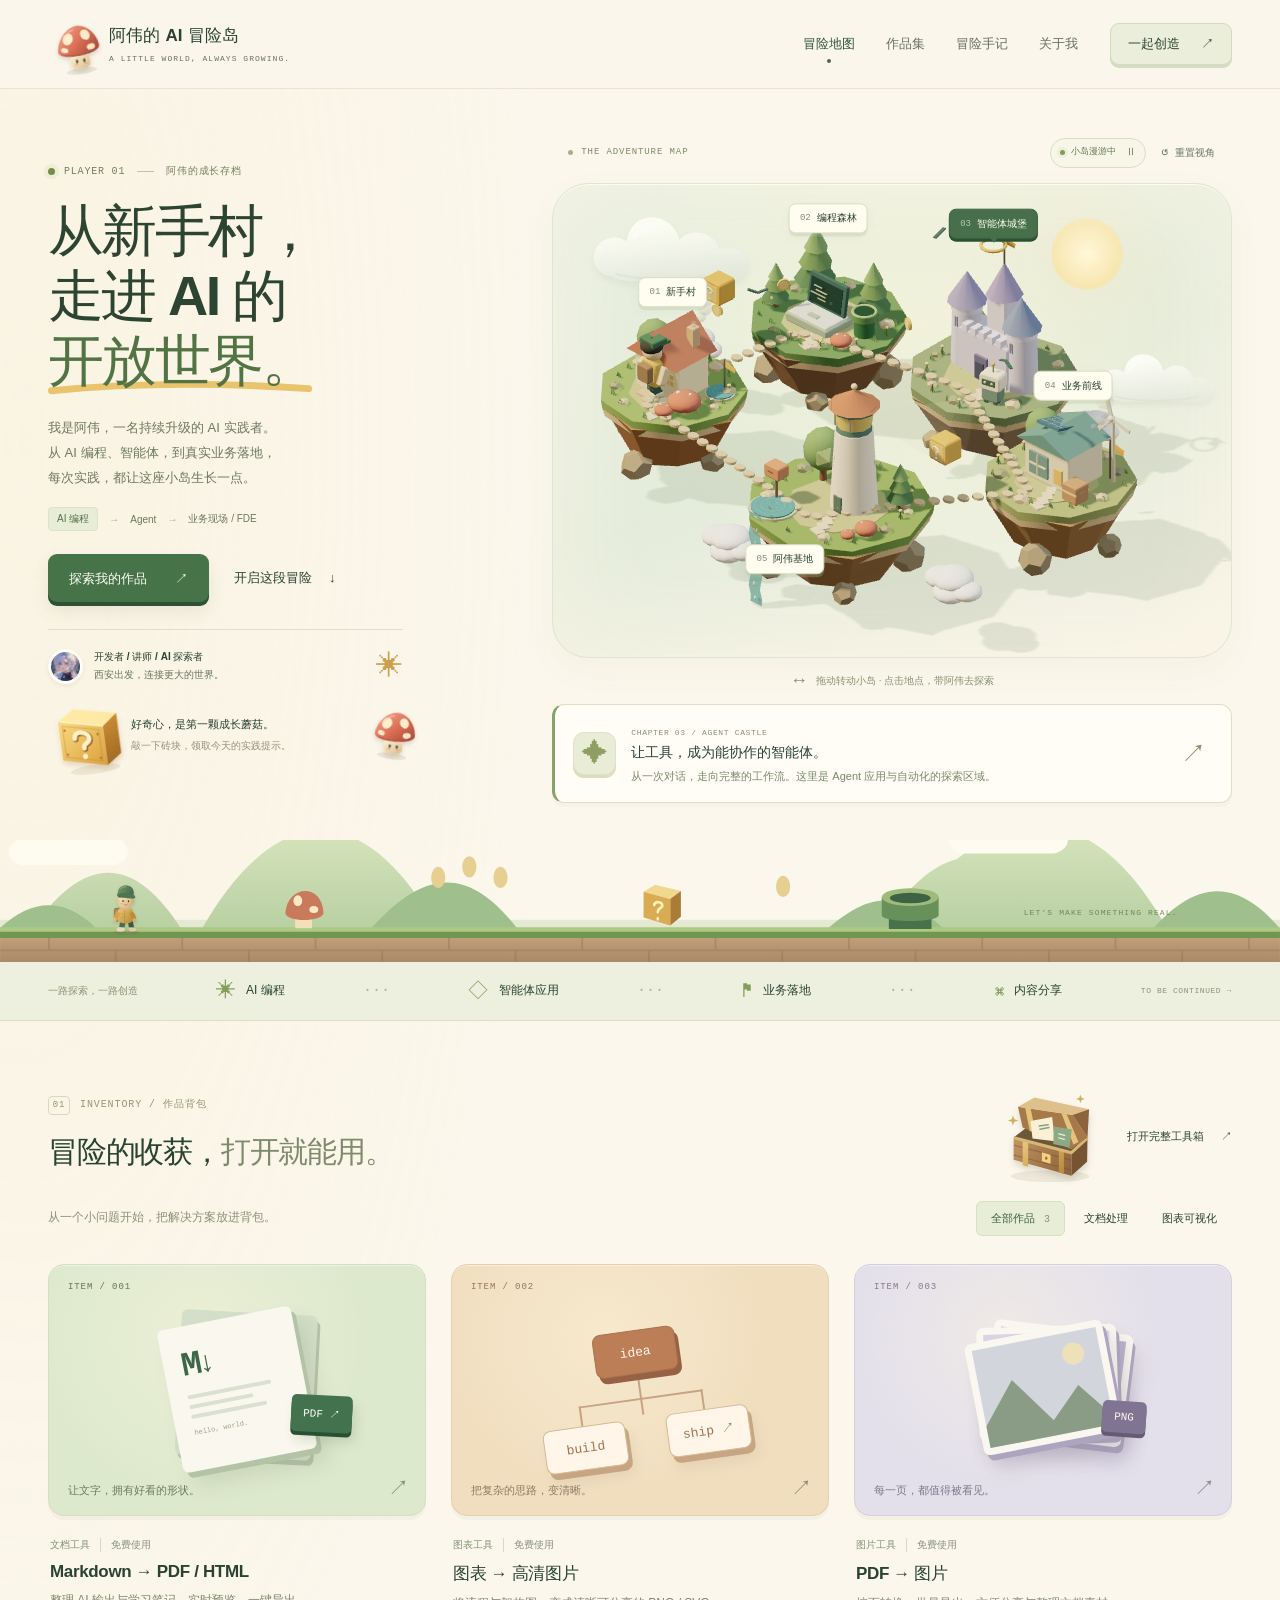
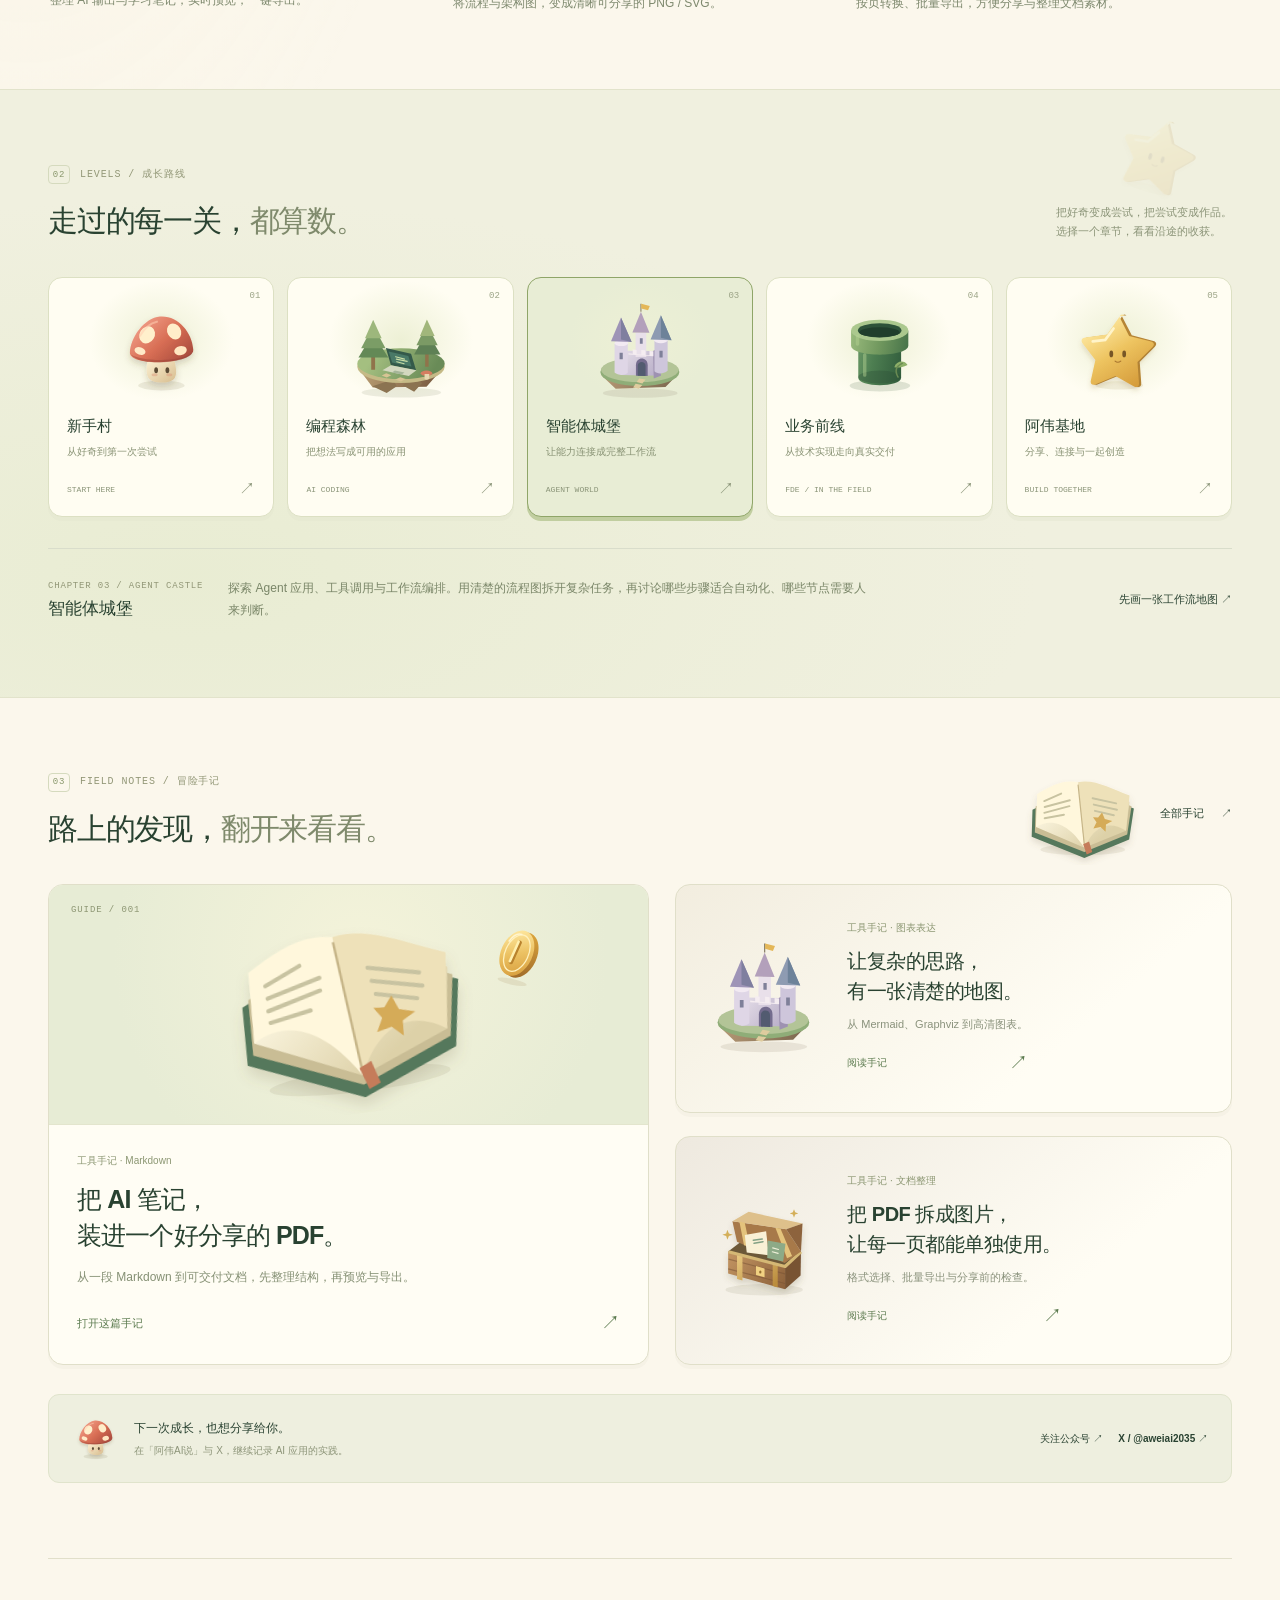
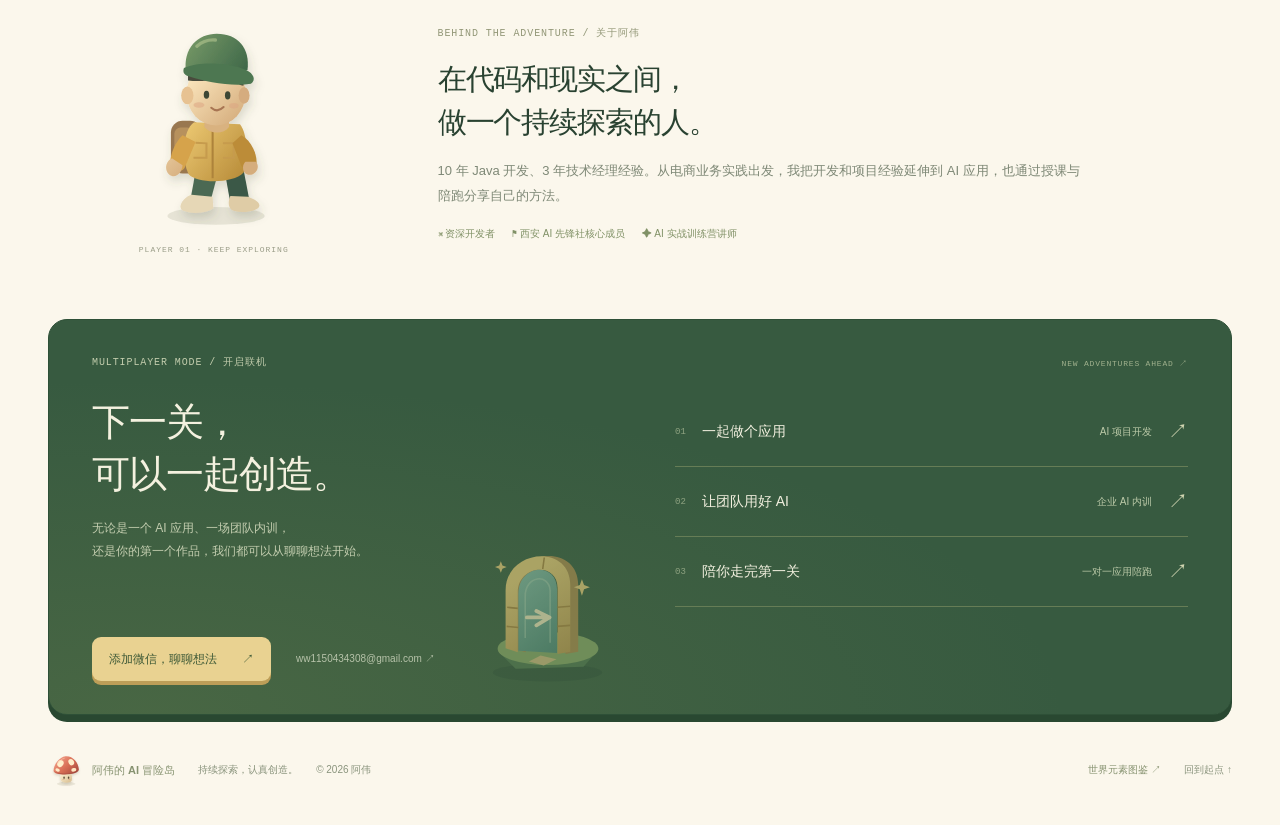
<file: index.html>
<!doctype html>
<html lang="zh-CN">
<head>
  <meta charset="utf-8">
  <meta name="viewport" content="width=device-width, initial-scale=1">
  <meta name="robots" content="noindex">
  <meta http-equiv="refresh" content="0; url=adventure/">
  <link rel="canonical" href="adventure/">
  <title>阿伟的 AI 冒险岛 · 持续探索，认真创造</title>
  <script>location.replace('adventure/');</script>
</head>
<body>
  <p>正在进入 <a href="adventure/">阿伟的 AI 冒险岛</a>……</p>
</body>
</html>
</file>
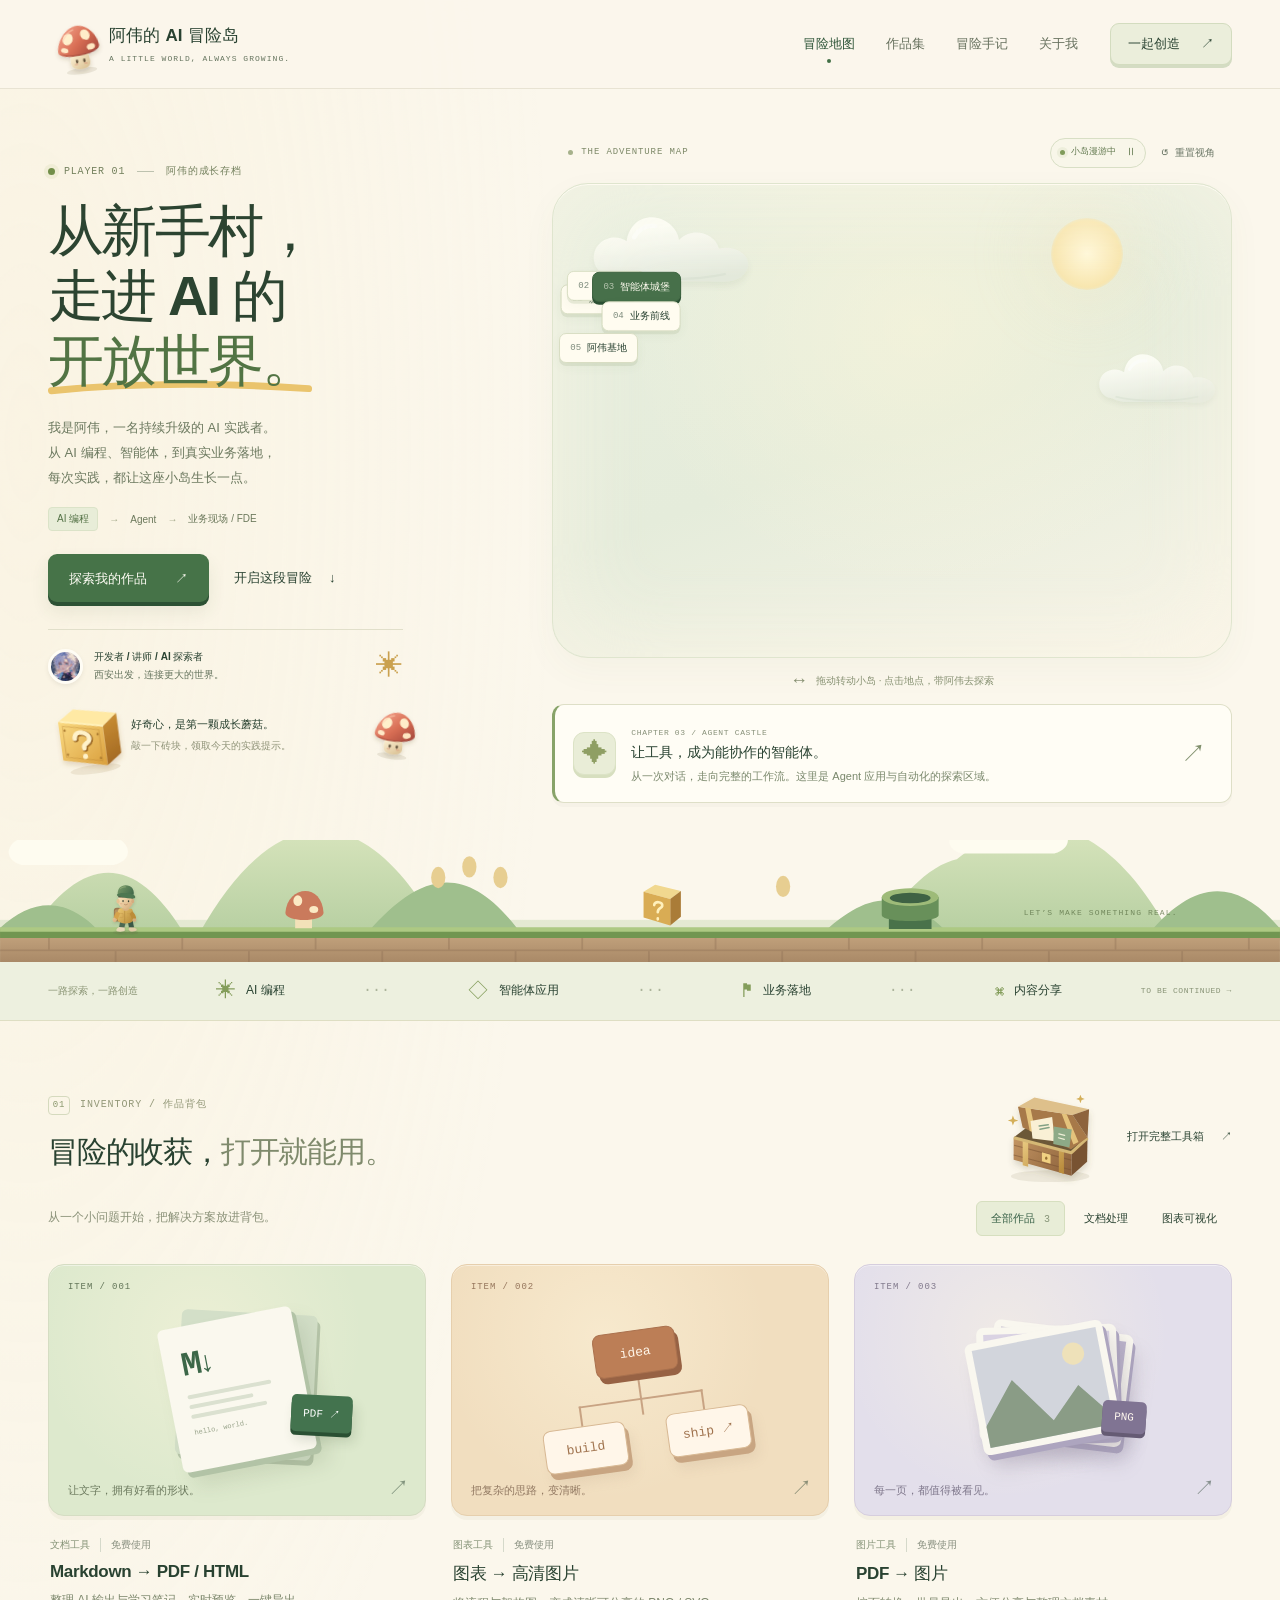
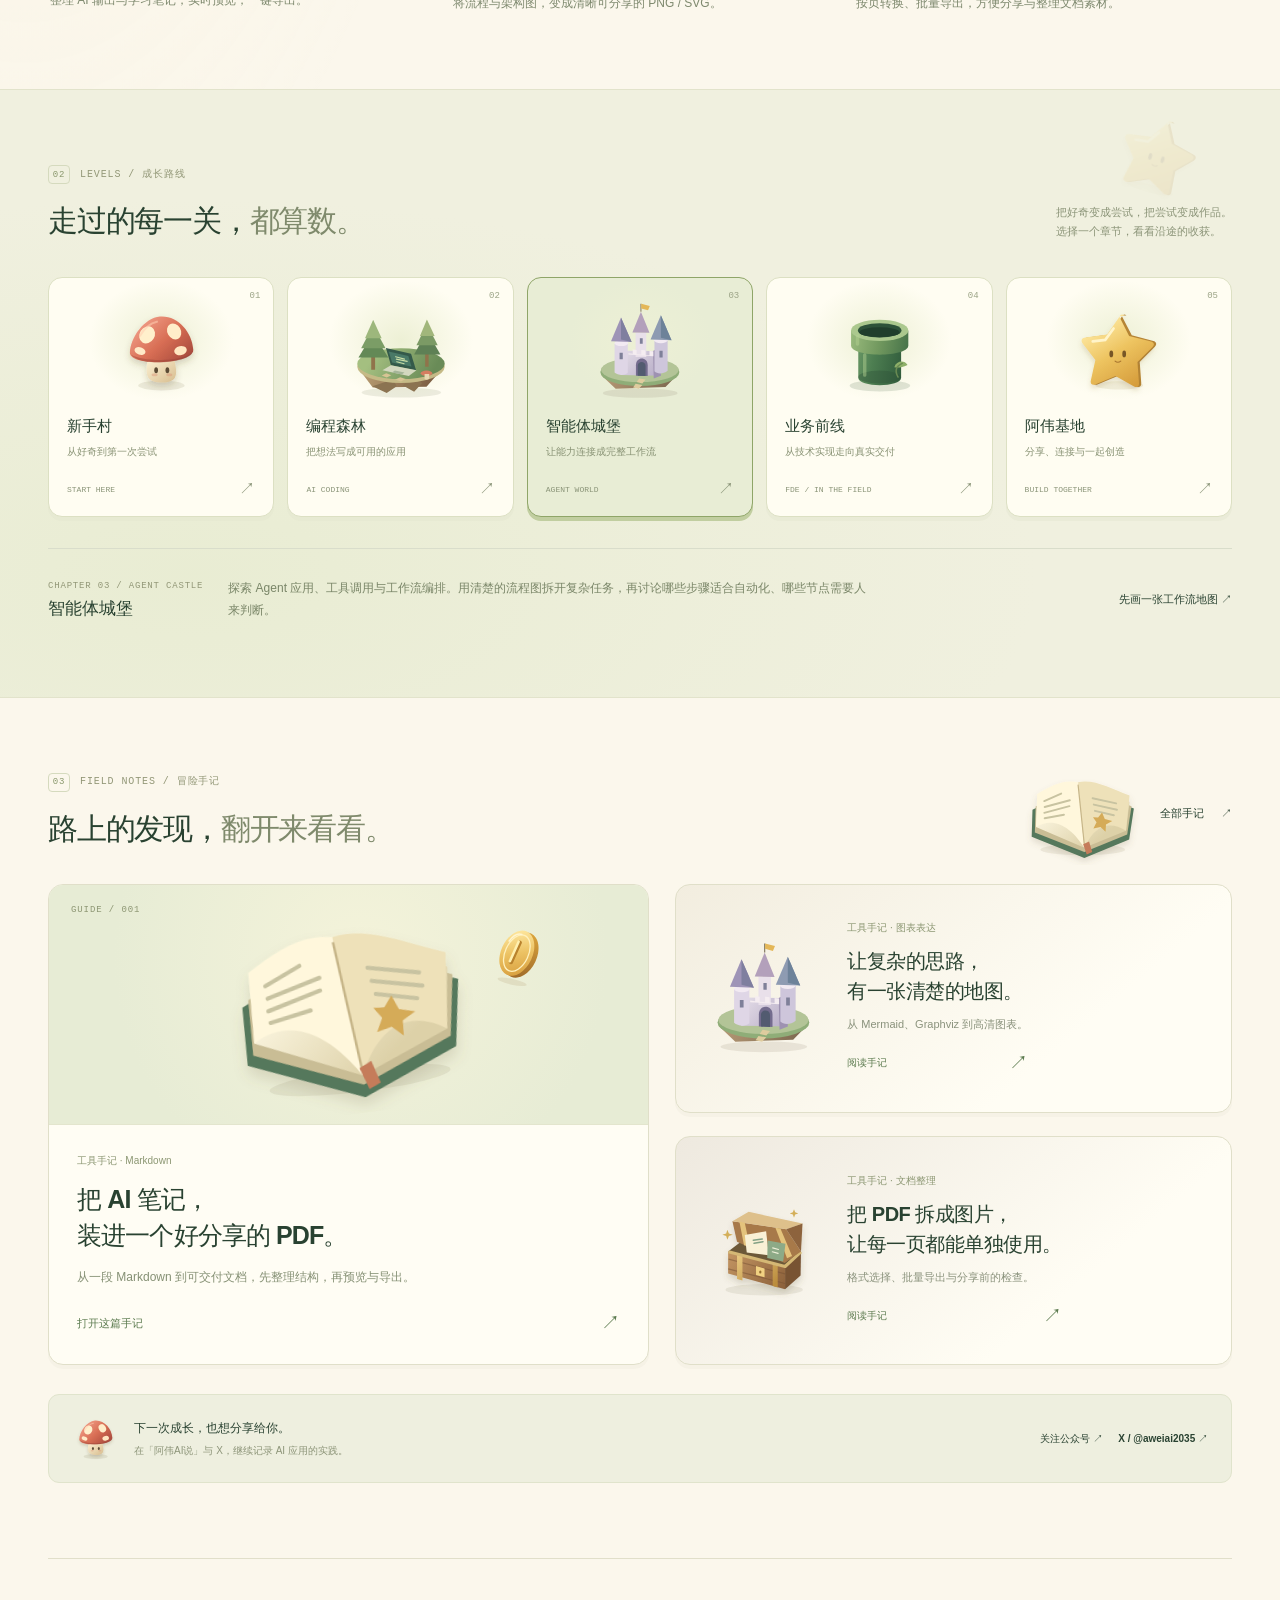
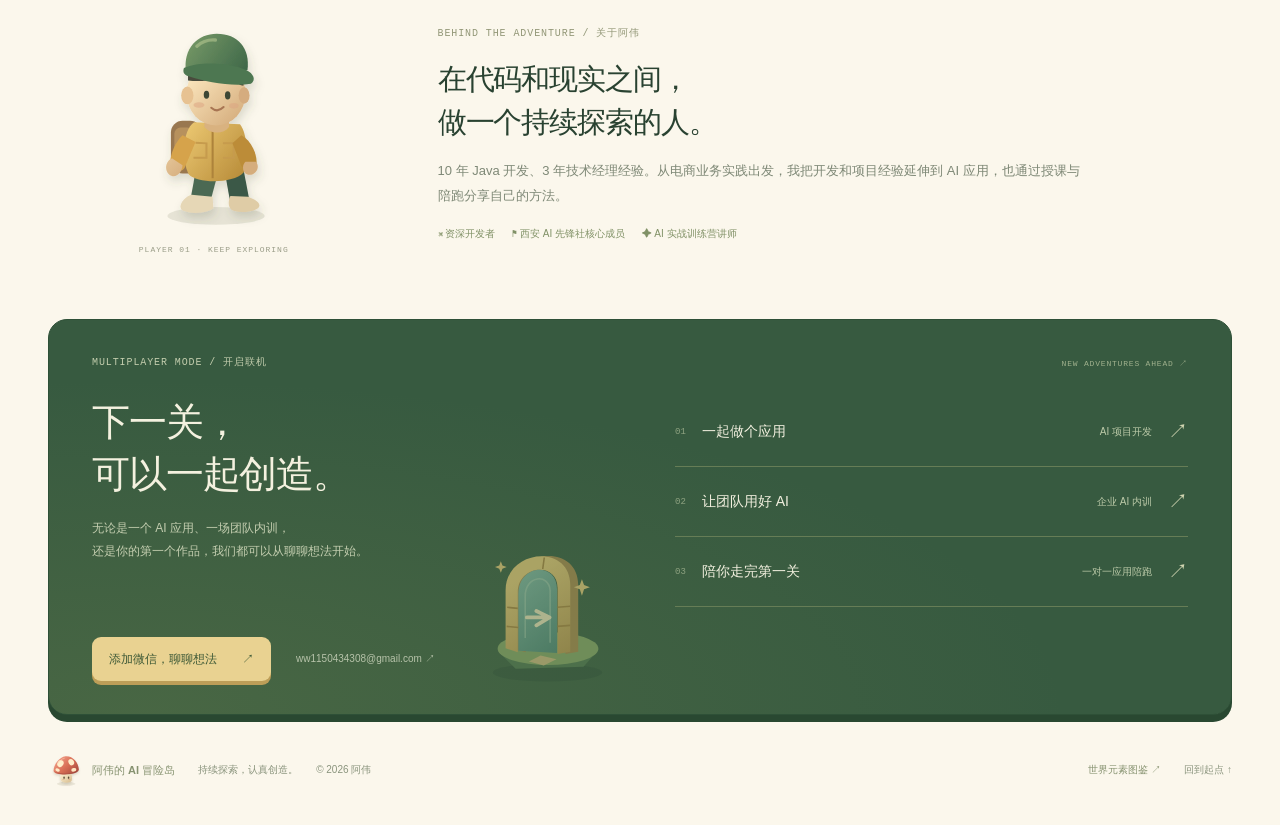
<file: adventure/index.html>
<!doctype html>
<html lang="zh-CN">
<head>
  <meta charset="utf-8">
  <meta name="viewport" content="width=device-width, initial-scale=1">
  <meta name="theme-color" content="#f7f5ed">
  <meta name="description" content="阿伟的 AI 冒险岛。从 AI 新手村出发，探索 AI 编程、智能体与真实业务落地，分享作品和实践。">
  <title>阿伟的 AI 冒险岛 · 持续探索，认真创造</title>
  <link rel="stylesheet" href="/adventure/style.css?v=4">
  <link rel="stylesheet" href="/adventure/theme.css?v=4">
  <script type="module" src="/adventure/app.js?v=5"></script>
  <script defer src="/assets/home.js"></script>
</head>
<body>
  <a class="skip-link" href="#main">跳到主要内容</a>
  <header class="site-header">
    <nav class="wrap navigation" aria-label="主导航">
      <a class="brand" href="#top"><span class="brand-cube" aria-hidden="true"><img src="/adventure/assets/mushroom.svg" width="54" height="54" alt=""></span><span>阿伟的 AI 冒险岛<small>A LITTLE WORLD, ALWAYS GROWING.</small></span></a>
      <div class="nav-links"><a class="active" href="#map">冒险地图</a><a href="#works">作品集</a><a href="#journal">冒险手记</a><a href="#about">关于我</a></div>
      <button class="button nav-contact" type="button" data-contact="一起创造">一起创造 <span aria-hidden="true">↗</span></button>
    </nav>
  </header>

  <main id="main">
    <section class="wrap hero" id="top" aria-labelledby="hero-title">
      <div class="hero-copy">
        <div class="player-tag"><span class="status-dot"></span> PLAYER 01 <span class="tag-rule"></span> 阿伟的成长存档</div>
        <h1 id="hero-title">从新手村，<br>走进 AI 的<br><span class="title-green">开放世界。<svg viewBox="0 0 390 22" aria-hidden="true"><path d="M5 15 Q175 -2 380 12"/></svg></span></h1>
        <p class="hero-description">我是阿伟，一名持续升级的 AI 实践者。<br>从 AI 编程、智能体，到真实业务落地，<br>每次实践，都让这座小岛生长一点。</p>
        <div class="hero-skills"><span>AI 编程</span><i>→</i><span>Agent</span><i>→</i><span>业务现场 / FDE</span></div>
        <div class="hero-actions"><a class="button button-primary" href="#works">探索我的作品 <span aria-hidden="true">↗</span></a><a class="text-link" href="#map">开启这段冒险 <span aria-hidden="true">↓</span></a></div>
        <div class="hero-profile"><img src="/assets/awei-avatar.jpg" width="40" height="40" alt="阿伟的头像"><p><strong>开发者 / 讲师 / AI 探索者</strong><span>西安出发，连接更大的世界。</span></p><span class="profile-star" aria-hidden="true">✳</span></div>
        <div class="supply-block"><button id="supply-button" class="supply-button" type="button" aria-label="敲一下问号砖块，领取实践提示"><img src="/adventure/assets/question-block.svg" width="86" height="86" alt="好奇心问号砖块"><img class="supply-coin" src="/adventure/assets/coin.svg" width="34" height="42" alt="" aria-hidden="true"></button><div><strong>好奇心，是第一颗成长蘑菇。</strong><p>敲一下砖块，领取今天的实践提示。</p></div><img class="supply-mushroom" src="/adventure/assets/mushroom.svg" width="57" height="57" alt="" aria-hidden="true"></div>
      </div>
      <div class="world-area" id="map">
        <div class="world-topline"><span><i aria-hidden="true"></i> THE ADVENTURE MAP</span><div class="world-controls"><button id="toggle-motion" class="motion-toggle" type="button" aria-pressed="true"><span class="motion-dot"></span><span id="motion-label">小岛漫游中</span><span id="motion-symbol" aria-hidden="true">Ⅱ</span></button><button id="reset-view" class="reset-view" type="button" aria-label="恢复地图初始视角">↺ <span>重置视角</span></button></div></div>
        <div class="world-canvas-wrap" id="world-container">
          <div class="sky-sun" aria-hidden="true"></div><img class="sky-cloud sky-cloud-one" src="/adventure/assets/cloud.svg" width="180" height="96" alt="" aria-hidden="true"><img class="sky-cloud sky-cloud-two" src="/adventure/assets/cloud.svg" width="135" height="72" alt="" aria-hidden="true">
          <canvas id="world" aria-label="由新手村、编程森林、智能体城堡、业务前线和阿伟基地组成的立体浮空岛地图"></canvas>
          <div id="world-labels" class="world-labels" aria-label="地图地点">
            <button class="map-label" type="button" data-stage="0"><span>01</span> 新手村</button>
            <button class="map-label" type="button" data-stage="1"><span>02</span> 编程森林</button>
            <button class="map-label selected" type="button" data-stage="2" aria-pressed="true"><span>03</span> 智能体城堡</button>
            <button class="map-label" type="button" data-stage="3"><span>04</span> 业务前线</button>
            <button class="map-label" type="button" data-stage="4"><span>05</span> 阿伟基地</button>
          </div>
          <div id="scene-fallback" class="scene-fallback" hidden><img src="/adventure/assets/forest-island.svg" width="220" height="190" alt="编程森林浮岛"><strong>欢迎来到 AI 冒险岛</strong><p>当前设备暂时无法显示 3D 地图，仍可通过下方章节探索。</p></div>
        </div>
        <div class="map-hint"><span class="hint-drag" aria-hidden="true">↔</span> 拖动转动小岛 · 点击地点，带阿伟去探索 <span class="hint-end">每一次实践，都是新的坐标</span></div>
        <div class="stage-detail" aria-live="polite">
          <span class="stage-icon" id="stage-icon" aria-hidden="true">✦</span>
          <div><span class="stage-eyebrow" id="stage-eyebrow">CHAPTER 03 / AGENT CASTLE</span><h2 id="stage-title">让工具，成为能协作的智能体。</h2><p id="stage-description">从一次对话，走向完整的工作流。这里是 Agent 应用与自动化的探索区域。</p></div>
          <a id="stage-link" href="#journey" aria-label="查看智能体城堡章节详情">↗</a>
        </div>
      </div>
    </section>

    <div class="world-divider" aria-hidden="true"><img class="landscape" src="/adventure/assets/adventure-landscape.svg" width="1440" height="190" alt=""><span class="divider-explorer"><img src="/adventure/assets/awei-explorer.svg" width="46" height="57" alt=""></span><span class="divider-caption">LET’S MAKE SOMETHING REAL.</span></div>

    <div class="path-strip" aria-label="探索方向"><div class="wrap"><span class="strip-note">一路探索，一路创造</span><span><b aria-hidden="true">✳</b> AI 编程</span><i aria-hidden="true">···</i><span><b aria-hidden="true">◇</b> 智能体应用</span><i aria-hidden="true">···</i><span><b aria-hidden="true">⚑</b> 业务落地</span><i aria-hidden="true">···</i><span><b aria-hidden="true">⌘</b> 内容分享</span><span class="strip-end">TO BE CONTINUED →</span></div></div>

    <section class="wrap section works" id="works" aria-labelledby="works-title">
      <div class="section-heading"><div><p class="eyebrow"><span>01</span> INVENTORY / 作品背包</p><h2 id="works-title">冒险的收获，<span>打开就能用。</span></h2></div><div class="heading-side"><img class="heading-art float-gentle" src="/adventure/assets/tool-chest.svg" width="145" height="118" alt="装着作品的工具宝箱"><a class="text-link" href="/tools.html">打开完整工具箱 <span aria-hidden="true">↗</span></a></div></div>
      <div class="works-toolbar"><p>从一个小问题开始，把解决方案放进背包。</p><div class="filters" role="group" aria-label="筛选作品"><button class="selected" type="button" data-filter="all" aria-pressed="true">全部作品 <span>3</span></button><button type="button" data-filter="document" aria-pressed="false">文档处理</button><button type="button" data-filter="diagram" aria-pressed="false">图表可视化</button></div></div>
      <div class="works-grid" id="works-grid" aria-live="polite">
        <article class="work-card" data-category="document"><a class="work-visual visual-mint" href="/md2pdf/index.html" data-tool="md2pdf" data-tool-title="Markdown 转 PDF / HTML" aria-label="使用 Markdown 转 PDF / HTML"><span class="visual-number">ITEM / 001</span><div class="paper-stack" aria-hidden="true"><div class="paper-back"></div><div class="paper-front"><span class="paper-mark">M<span>↓</span></span><i></i><i></i><i></i><b>hello, world.</b></div><span class="pdf-badge">PDF ↗</span></div><span class="visual-caption">让文字，拥有好看的形状。</span><span class="visual-arrow" aria-hidden="true">↗</span></a><div class="work-info"><span class="work-tag">文档工具 <span>免费使用</span></span><h3><a href="/md2pdf/index.html" data-tool="md2pdf" data-tool-title="Markdown 转 PDF / HTML">Markdown → PDF / HTML</a></h3><p>整理 AI 输出与学习笔记，实时预览，一键导出。</p></div></article>
        <article class="work-card" data-category="diagram"><a class="work-visual visual-peach" href="/photo/diagram-converter.html" data-tool="diagram" data-tool-title="图表转高清图片" aria-label="使用图表转高清图片"><span class="visual-number">ITEM / 002</span><div class="diagram-mini" aria-hidden="true"><div class="diagram-line line-v"></div><div class="diagram-line line-h"></div><span class="diagram-block block-top">idea</span><span class="diagram-block block-left">build</span><span class="diagram-block block-right">ship ↗</span></div><span class="visual-caption">把复杂的思路，变清晰。</span><span class="visual-arrow" aria-hidden="true">↗</span></a><div class="work-info"><span class="work-tag">图表工具 <span>免费使用</span></span><h3><a href="/photo/diagram-converter.html" data-tool="diagram" data-tool-title="图表转高清图片">图表 → 高清图片</a></h3><p>将流程与架构图，变成清晰可分享的 PNG / SVG。</p></div></article>
        <article class="work-card" data-category="document"><a class="work-visual visual-lavender" href="/photo/pdf2imageV2.html" data-tool="pdf2image" data-tool-title="PDF 转图片" aria-label="使用 PDF 转图片"><span class="visual-number">ITEM / 003</span><div class="photo-stack" aria-hidden="true"><div class="photo-sheet sheet-back"></div><div class="photo-sheet sheet-middle"></div><div class="photo-sheet sheet-front"><span class="photo-sun"></span><span class="photo-mountain"></span></div><span class="png-badge">PNG</span></div><span class="visual-caption">每一页，都值得被看见。</span><span class="visual-arrow" aria-hidden="true">↗</span></a><div class="work-info"><span class="work-tag">图片工具 <span>免费使用</span></span><h3><a href="/photo/pdf2imageV2.html" data-tool="pdf2image" data-tool-title="PDF 转图片">PDF → 图片</a></h3><p>按页转换、批量导出，方便分享与整理文档素材。</p></div></article>
      </div>
    </section>

    <section class="journey-section" id="journey" aria-labelledby="journey-title"><div class="wrap section">
      <div class="section-heading"><div><p class="eyebrow"><span>02</span> LEVELS / 成长路线</p><h2 id="journey-title">走过的每一关，<span>都算数。</span></h2></div><p class="section-note">把好奇变成尝试，把尝试变成作品。<br>选择一个章节，看看沿途的收获。</p></div>
      <div class="chapter-list" role="group" aria-label="选择成长章节"><button type="button" data-stage="0"><span class="chapter-number">01</span><span class="chapter-symbol"><img src="/adventure/assets/mushroom.svg" width="100" height="100" alt=""></span><strong>新手村</strong><small>从好奇到第一次尝试</small><span class="chapter-bottom">START HERE <i>↗</i></span></button><button type="button" data-stage="1"><span class="chapter-number">02</span><span class="chapter-symbol"><img src="/adventure/assets/forest-island.svg" width="116" height="100" alt=""></span><strong>编程森林</strong><small>把想法写成可用的应用</small><span class="chapter-bottom">AI CODING <i>↗</i></span></button><button class="selected" type="button" data-stage="2" aria-pressed="true"><span class="chapter-number">03</span><span class="chapter-symbol"><img src="/adventure/assets/agent-castle.svg" width="107" height="100" alt=""></span><strong>智能体城堡</strong><small>让能力连接成完整工作流</small><span class="chapter-bottom">AGENT WORLD <i>↗</i></span></button><button type="button" data-stage="3"><span class="chapter-number">04</span><span class="chapter-symbol"><img src="/adventure/assets/pipe.svg" width="100" height="100" alt=""></span><strong>业务前线</strong><small>从技术实现走向真实交付</small><span class="chapter-bottom">FDE / IN THE FIELD <i>↗</i></span></button><button type="button" data-stage="4"><span class="chapter-number">05</span><span class="chapter-symbol"><img src="/adventure/assets/star.svg" width="100" height="100" alt=""></span><strong>阿伟基地</strong><small>分享、连接与一起创造</small><span class="chapter-bottom">BUILD TOGETHER <i>↗</i></span></button></div>
      <div class="chapter-expanded" aria-live="polite"><div><span class="eyebrow" id="chapter-label">CHAPTER 03</span><h3 id="chapter-title">智能体城堡</h3></div><p id="chapter-body">探索 Agent 应用、工具调用与工作流编排。具体项目和实践复盘，将成为这片区域的通关记录。</p><a class="text-link" id="chapter-action" href="#journal">查看冒险手记 ↗</a></div>
    </div></section>

    <section class="wrap section journal" id="journal" aria-labelledby="journal-title"><div class="section-heading"><div><p class="eyebrow"><span>03</span> FIELD NOTES / 冒险手记</p><h2 id="journal-title">路上的发现，<span>翻开来看看。</span></h2></div><div class="heading-side"><img class="heading-art float-gentle" src="/adventure/assets/journal-book.svg" width="145" height="118" alt="翻开的冒险手记"><a class="text-link" href="/adventure/articles.html">全部手记 <span aria-hidden="true">↗</span></a></div></div>
      <div class="journal-cards"><a class="story-card story-featured" href="/adventure/articles/markdown-export.html"><div class="story-illustration"><img class="story-book" src="/adventure/assets/journal-book.svg" width="280" height="228" alt="立体笔记本"><img class="story-coin float-gentle" src="/adventure/assets/coin.svg" width="58" height="65" alt="" aria-hidden="true"><span>GUIDE / 001</span></div><div class="story-content"><p class="story-category">工具手记 · Markdown</p><h3>把 AI 笔记，<br>装进一个好分享的 PDF。</h3><p>从一段 Markdown 到可交付文档，先整理结构，再预览与导出。</p><span class="story-read">打开这篇手记 <b>↗</b></span></div></a>
      <div class="story-stack"><a class="story-card story-compact" href="/adventure/articles/diagram-export.html"><img src="/adventure/assets/agent-castle.svg" width="128" height="120" alt="智能体城堡插画"><div><p class="story-category">工具手记 · 图表表达</p><h3>让复杂的思路，<br>有一张清楚的地图。</h3><p>从 Mermaid、Graphviz 到高清图表。</p><span class="story-read">阅读手记 <b>↗</b></span></div></a><a class="story-card story-compact" href="/adventure/articles/pdf-to-images.html"><img src="/adventure/assets/tool-chest.svg" width="128" height="104" alt="工具宝箱插画"><div><p class="story-category">工具手记 · 文档整理</p><h3>把 PDF 拆成图片，<br>让每一页都能单独使用。</h3><p>格式选择、批量导出与分享前的检查。</p><span class="story-read">阅读手记 <b>↗</b></span></div></a></div></div>
      <div class="journal-subscribe"><img src="/adventure/assets/mushroom.svg" width="50" height="50" alt="" aria-hidden="true"><p><strong>下一次成长，也想分享给你。</strong><span>在「阿伟AI说」与 X，继续记录 AI 应用的实践。</span></p><button class="text-link" type="button" data-show-official>关注公众号 ↗</button><a class="text-link" href="https://x.com/aweiai2035" target="_blank" rel="noopener noreferrer">X / @aweiai2035 ↗</a></div></section>

    <section class="wrap about-section" id="about" aria-labelledby="about-title"><div class="about-portrait"><img class="explorer-portrait float-gentle" src="/adventure/assets/awei-explorer.svg" width="200" height="246" alt="戴绿色帽子、背着背包的阿伟冒险分身"><span class="portrait-caption">PLAYER 01 · KEEP EXPLORING</span></div><div class="about-text"><p class="eyebrow">BEHIND THE ADVENTURE / 关于阿伟</p><h2 id="about-title">在代码和现实之间，<br>做一个持续探索的人。</h2><p>10 年 Java 开发、3 年技术经理经验。从电商业务实践出发，我把开发和项目经验延伸到 AI 应用，也通过授课与陪跑分享自己的方法。</p><div class="about-facts"><span>⌘ 资深开发者</span><span>⚑ 西安 AI 先锋社核心成员</span><span>✦ AI 实战训练营讲师</span></div></div></section>

    <section class="wrap cooperation" id="cooperate" aria-labelledby="cooperate-title"><div class="coop-top"><p class="eyebrow">MULTIPLAYER MODE / 开启联机</p><span>NEW ADVENTURES AHEAD ↗</span></div><div class="coop-main"><div><h2 id="cooperate-title">下一关，<br>可以一起创造。</h2><p>无论是一个 AI 应用、一场团队内训，<br>还是你的第一个作品，我们都可以从聊聊想法开始。</p></div><div class="coop-choices"><button type="button" data-contact="AI 项目开发"><span>01</span><strong>一起做个应用</strong><small>AI 项目开发</small><b>↗</b></button><button type="button" data-contact="企业 AI 内训"><span>02</span><strong>让团队用好 AI</strong><small>企业 AI 内训</small><b>↗</b></button><button type="button" data-contact="一对一应用陪跑"><span>03</span><strong>陪你走完第一关</strong><small>一对一应用陪跑</small><b>↗</b></button></div></div><div class="coop-footer"><button class="button button-light" type="button" data-contact="需求沟通">添加微信，聊聊想法 <span>↗</span></button><a href="mailto:ww1150434308@gmail.com">ww1150434308@gmail.com ↗</a></div></section>
  </main>
  <footer class="wrap footer"><a class="footer-brand" href="#top"><img src="/adventure/assets/mushroom.svg" width="36" height="36" alt=""><span>阿伟的 AI 冒险岛</span></a><p>持续探索，认真创造。<span>© <span id="year">2026</span> 阿伟</span></p><a href="/adventure/elements.html">世界元素图鉴 ↗</a><a href="#top">回到起点 ↑</a></footer>
  <div class="supply-toast" id="supply-toast" role="status" aria-live="polite" hidden><img src="/adventure/assets/mushroom.svg" width="52" height="52" alt=""><div><strong id="supply-tip-title"></strong><p id="supply-tip-body"></p></div><a href="/adventure/articles.html" id="supply-tip-link">去实践 ↗</a><button type="button" id="close-supply" aria-label="关闭实践提示">×</button></div>

  <dialog id="contact-dialog" aria-labelledby="contact-dialog-title"><button class="dialog-close" type="button" data-close-dialog aria-label="关闭联系窗口">×</button><p class="eyebrow">LET’S BUILD TOGETHER</p><h2 id="contact-dialog-title">联机邀请已发出。</h2><p id="contact-topic">咨询方向：一起创造</p><div class="contact-wechat"><a href="/assets/wechat-personal.jpg" target="_blank" rel="noopener noreferrer" aria-label="查看个人微信二维码原图"><img src="/assets/wechat-personal.jpg" width="820" height="1219" alt="阿伟的个人微信二维码"></a><p>微信扫码，聊聊你的下一关。<br>手机上可以打开原图，保存后在微信识别。</p></div><div class="dialog-actions"><a class="button button-primary" href="mailto:ww1150434308@gmail.com">写邮件 ↗</a><button class="button button-outline" type="button" data-copy-email="ww1150434308@gmail.com">复制邮箱</button></div><p class="copy-status" id="copy-status" role="status" aria-live="polite"></p></dialog>
  <dialog id="official-dialog" aria-labelledby="official-title"><button class="dialog-close" type="button" data-close-official aria-label="关闭公众号二维码">×</button><p class="eyebrow">KEEP EXPLORING</p><h2 id="official-title">阿伟AI说</h2><a href="/assets/wechat-official.jpg" target="_blank" rel="noopener noreferrer"><img class="official-image" src="/assets/wechat-official.jpg" width="258" height="258" alt="阿伟AI说公众号二维码"></a><p>扫码关注，或在微信搜索「阿伟AI说」。</p><button class="button button-primary" type="button" data-copy-official="阿伟AI说">复制公众号名</button><p class="copy-status" id="official-copy-status" role="status" aria-live="polite"></p></dialog>
  <dialog id="tool-dialog" aria-labelledby="tool-dialog-title"><div class="tool-dialog-bar"><button class="text-link" type="button" data-close-tool>← 返回冒险岛</button><strong id="tool-dialog-title">免费工具</strong><a class="text-link" id="external-tool" href="/tools.html" target="_blank" rel="noopener noreferrer">独立打开 ↗</a></div><iframe id="tool-frame" title="免费工具" src="about:blank"></iframe></dialog>
</body>
</html>
</file>
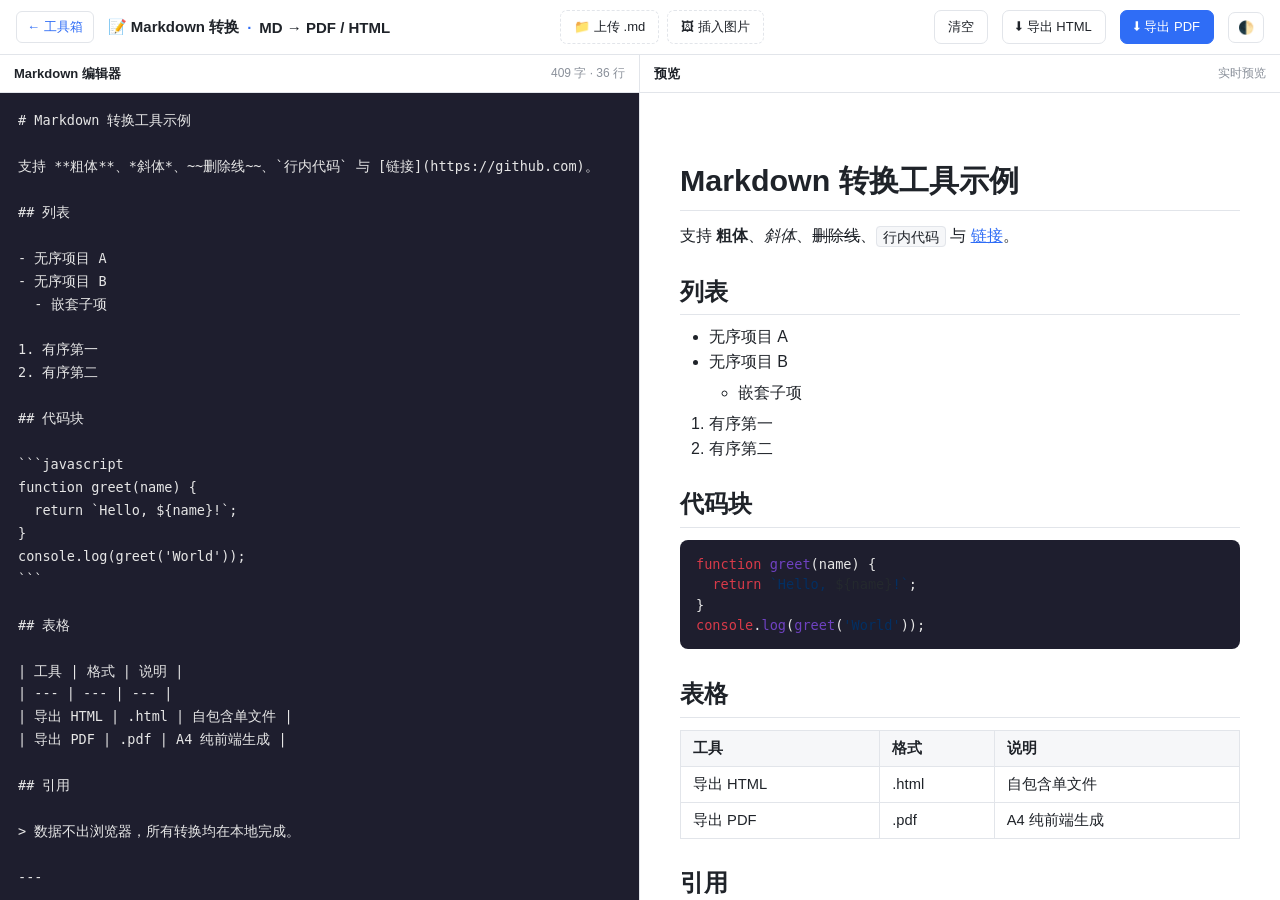
<file: md2pdf/index.html>
<!DOCTYPE html>
<html lang="zh-CN">
<head>
<meta charset="UTF-8">
<meta name="viewport" content="width=device-width, initial-scale=1.0">
<title>Markdown 转换 · MD → PDF / HTML</title>
<link rel="stylesheet" href="libs/github.min.css">
<style>
  /* ===== 设计令牌（与工具箱统一） ===== */
  :root {
    --bg: #f6f7f9;
    --panel: #ffffff;
    --border: #e2e5ea;
    --text: #1f2329;
    --text-muted: #8a909a;
    --accent: #2f6df6;
    --accent-hover: #1f57d8;
    --danger: #e5484d;
    --code-bg: #1e1e2e;
    --code-text: #e6e6e6;
    --shadow: 0 1px 3px rgba(0,0,0,.06), 0 1px 2px rgba(0,0,0,.04);
    --radius: 8px;
  }
  html[data-theme="dark"] {
    --bg: #16171a;
    --panel: #1d1f23;
    --border: #2c2f36;
    --text: #e7e9ee;
    --text-muted: #8a909a;
    --accent: #4d86ff;
    --accent-hover: #6c98ff;
    --danger: #ff6166;
    --code-bg: #0e0f13;
    --code-text: #d7d7db;
    --shadow: 0 1px 3px rgba(0,0,0,.3);
  }
  * { box-sizing: border-box; margin: 0; padding: 0; }
  body {
    font-family: -apple-system, BlinkMacSystemFont, "Segoe UI", "PingFang SC", "Microsoft YaHei", Roboto, Helvetica, Arial, sans-serif;
    background: var(--bg);
    color: var(--text);
    height: 100vh;
    display: flex;
    flex-direction: column;
    transition: background .2s, color .2s;
  }

  /* ===== 顶部栏 ===== */
  header {
    display: flex;
    align-items: center;
    gap: 14px;
    padding: 10px 16px;
    background: var(--panel);
    border-bottom: 1px solid var(--border);
    flex-wrap: wrap;
  }
  .logo {
    font-weight: 700;
    font-size: 15px;
    white-space: nowrap;
    display: flex;
    align-items: center;
    gap: 8px;
  }
  .logo .dot { color: var(--accent); }
  .back-link {
    font-size: 13px;
    color: var(--accent);
    text-decoration: none;
    padding: 6px 10px;
    border-radius: 6px;
    border: 1px solid var(--border);
    background: var(--panel);
    transition: all .15s;
    white-space: nowrap;
  }
  .back-link:hover { border-color: var(--accent); }
  .spacer { flex: 1; }

  .btn {
    padding: 7px 13px;
    font-size: 13px;
    border: 1px solid var(--border);
    background: var(--panel);
    color: var(--text);
    border-radius: 7px;
    cursor: pointer;
    display: inline-flex;
    align-items: center;
    gap: 6px;
    transition: all .15s;
    font-weight: 500;
    white-space: nowrap;
  }
  .btn:hover { border-color: var(--accent); color: var(--accent); }
  .btn.primary {
    background: var(--accent);
    color: #fff;
    border-color: var(--accent);
  }
  .btn.primary:hover { background: var(--accent-hover); border-color: var(--accent-hover); color: #fff; }
  .btn.ghost { border-style: dashed; }
  .btn.icon-only { padding: 7px 9px; }

  .upload-group { display: inline-flex; gap: 8px; align-items: center; flex-wrap: wrap; }

  /* ===== 主体 ===== */
  main {
    flex: 1;
    display: flex;
    overflow: hidden;
    min-height: 0;
  }
  .pane {
    flex: 1;
    display: flex;
    flex-direction: column;
    min-width: 0;
  }
  .pane.left { border-right: 1px solid var(--border); max-width: 50%; }
  .pane-header {
    display: flex;
    align-items: center;
    justify-content: space-between;
    padding: 8px 14px;
    background: var(--panel);
    border-bottom: 1px solid var(--border);
    font-size: 12px;
    color: var(--text-muted);
    min-height: 38px;
  }
  .pane-header .title { font-weight: 600; color: var(--text); font-size: 13px; }
  .pane-header .meta { font-variant-numeric: tabular-nums; }
  textarea#md-input {
    flex: 1;
    border: none;
    outline: none;
    resize: none;
    padding: 16px 18px;
    font-family: "JetBrains Mono", "Fira Code", "Cascadia Code", Consolas, Monaco, monospace;
    font-size: 13.5px;
    line-height: 1.7;
    background: var(--code-bg);
    color: var(--code-text);
    tab-size: 2;
  }
  .preview-wrap {
    flex: 1;
    overflow: auto;
    background: var(--bg);
  }
  #preview {
    background: var(--panel);
    max-width: 820px;
    margin: 0 auto;
    padding: 32px 40px;
    min-height: 100%;
    box-shadow: var(--shadow);
  }
  .empty-hint {
    color: var(--text-muted);
    text-align: center;
    padding: 60px 20px;
    font-size: 13px;
  }

  /* ===== 预览区 Markdown 排版 ===== */
  #preview h1, #preview h2, #preview h3, #preview h4 { margin: 1.2em 0 .5em; line-height: 1.3; }
  #preview h1 { font-size: 1.9em; border-bottom: 1px solid var(--border); padding-bottom: .3em; }
  #preview h2 { font-size: 1.5em; border-bottom: 1px solid var(--border); padding-bottom: .3em; }
  #preview h3 { font-size: 1.25em; }
  #preview p { margin: .7em 0; }
  #preview ul, #preview ol { margin: .6em 0; padding-left: 1.8em; }
  #preview li { margin: .25em 0; }
  #preview blockquote {
    margin: .8em 0; padding: .3em 1em;
    border-left: 4px solid var(--accent);
    background: var(--bg);
    color: var(--text-muted);
    border-radius: 0 6px 6px 0;
  }
  #preview code {
    font-family: "JetBrains Mono", Consolas, Monaco, monospace;
    font-size: .88em;
    background: var(--bg);
    border: 1px solid var(--border);
    padding: .12em .4em;
    border-radius: 4px;
  }
  #preview pre {
    margin: .8em 0;
    padding: 14px 16px;
    background: var(--code-bg);
    border-radius: 8px;
    overflow-x: auto;
    line-height: 1.5;
  }
  #preview pre code { background: transparent; border: none; padding: 0; color: var(--code-text); font-size: .85em; }
  #preview img { max-width: 100%; border-radius: 6px; }
  #preview table { border-collapse: collapse; width: 100%; margin: .8em 0; font-size: .92em; }
  #preview th, #preview td { border: 1px solid var(--border); padding: 8px 12px; text-align: left; }
  #preview th { background: var(--bg); font-weight: 600; }
  #preview hr { border: none; border-top: 1px solid var(--border); margin: 1.4em 0; }
  #preview a { color: var(--accent); }

  /* ===== 拖拽高亮 ===== */
  textarea#md-input.drag-over { box-shadow: inset 0 0 0 2px var(--accent); }

  /* ===== 加载遮罩 ===== */
  #loading {
    position: fixed; inset: 0; z-index: 200;
    background: rgba(12,13,18,.55);
    display: none;
    align-items: center; justify-content: center;
    backdrop-filter: blur(2px);
  }
  #loading.show { display: flex; }
  .loading-box { background: var(--panel); padding: 28px 40px; border-radius: 12px; text-align: center; box-shadow: var(--shadow); }
  .spinner {
    width: 34px; height: 34px;
    border: 3px solid var(--border);
    border-top-color: var(--accent);
    border-radius: 50%;
    animation: spin .8s linear infinite;
    margin: 0 auto 12px;
  }
  @keyframes spin { to { transform: rotate(360deg); } }
  .loading-box p { font-size: 13px; color: var(--text-muted); }

  /* ===== toast ===== */
  #toast {
    position: fixed; bottom: 40px; left: 50%;
    transform: translateX(-50%) translateY(20px);
    background: #1f2329; color: #fff;
    padding: 9px 18px; border-radius: 8px;
    font-size: 13px; opacity: 0; pointer-events: none;
    transition: all .25s; z-index: 300;
    box-shadow: 0 4px 12px rgba(0,0,0,.2);
  }
  #toast.show { opacity: 1; transform: translateX(-50%) translateY(0); }

  /* ===== 移动端 ===== */
  @media (max-width: 760px) {
    main { flex-direction: column; }
    .pane.left { max-width: none; border-right: none; border-bottom: 1px solid var(--border); min-height: 42%; }
    #preview { padding: 20px; }
    header { gap: 8px; }
  </style>
<script>
/* theme.js — 全站统一主题同步（内联版） */
try {
  (function () {
    var KEY = 'aitools-theme';
    var MSG = 'aitools:theme';
    var current = 'auto';
    function resolve(t, sysDark) { return (t === 'dark' || t === 'light') ? t : (sysDark ? 'dark' : 'light'); }
    function sysDark() { return !!(window.matchMedia && window.matchMedia('(prefers-color-scheme: dark)').matches); }
    function read() { try { return localStorage.getItem(KEY) || 'auto'; } catch (e) { return 'auto'; } }
    function write(v) { try { localStorage.setItem(KEY, v); } catch (e) {} }
    function apply(value) {
      current = value || 'auto';
      var eff = resolve(current, sysDark());
      var root = document.documentElement;
      root.setAttribute('data-theme', eff);
      root.setAttribute('data-theme-mode', current);
      document.dispatchEvent(new CustomEvent('aitools:themechange', { detail: { mode: current, effective: eff } }));
    }
    window.addEventListener('storage', function (e) { if (e.key === KEY) apply(e.newValue || 'auto'); });
    window.addEventListener('message', function (e) {
      var d = e.data; if (!d || d.type !== MSG) return;
      if (d.mode) { write(d.mode); apply(d.mode); }
    });
    if (window.matchMedia) {
      var mq = window.matchMedia('(prefers-color-scheme: dark)');
      var onSys = function () { if (current === 'auto') apply('auto'); };
      if (mq.addEventListener) mq.addEventListener('change', onSys);
      else if (mq.addListener) mq.addListener(onSys);
    }
    apply(read());
    function broadcast(mode) {
      document.querySelectorAll('iframe').forEach(function (f) {
        try { f.contentWindow && f.contentWindow.postMessage({ type: MSG, mode: mode }, '*'); } catch (_) {}
      });
      if (window.parent && window.parent !== window) {
        try { window.parent.postMessage({ type: MSG, mode: mode }, '*'); } catch (_) {}
      }
    }
    window.AIToolsTheme = {
      get: function () { return current; },
      effective: function () { return document.documentElement.getAttribute('data-theme'); },
      set: function (mode) {
        mode = (mode === 'light' || mode === 'dark' || mode === 'auto') ? mode : 'auto';
        write(mode); apply(mode); broadcast(mode);
      },
      toggle: function () { var eff = document.documentElement.getAttribute('data-theme'); this.set(eff === 'dark' ? 'light' : 'dark'); },
      cycle: function () { this.set(current === 'auto' ? 'light' : current === 'light' ? 'dark' : 'auto'); },
      subscribe: function (fn) {
        var h = function (e) { fn(e.detail); };
        document.addEventListener('aitools:themechange', h);
        return function () { document.removeEventListener('aitools:themechange', h); };
      }
    };
  })();
} catch (e) {
  if (window.console && console.error) console.error('[theme] init failed:', e);
  if (!window.AIToolsTheme) {
    window.AIToolsTheme = {
      get: function () { return 'auto'; },
      effective: function () { return 'light'; },
      set: function () {}, toggle: function () {}, cycle: function () {},
      subscribe: function () { return function () {}; }
    };
  }
}
</script>
</head>
<body>
  <header>
    <a class="back-link" id="backLink" href="#" title="返回工具箱">← 工具箱</a>
    <div class="logo">📝 Markdown 转换 <span class="dot">·</span> MD → PDF / HTML</div>
    <div class="spacer"></div>

    <div class="upload-group">
      <button class="btn ghost" id="uploadMdBtn">📁 上传 .md</button>
      <input type="file" id="md-file" accept=".md,.markdown,.txt" style="display:none">
      <button class="btn ghost" id="uploadImgBtn">🖼 插入图片</button>
      <input type="file" id="img-file" accept="image/*" multiple style="display:none">
    </div>
    <div class="spacer"></div>

    <button class="btn" id="clearBtn">清空</button>
    <button class="btn" id="exportHtmlBtn">⬇ 导出 HTML</button>
    <button class="btn primary" id="exportPdfBtn">⬇ 导出 PDF</button>
    <button class="btn icon-only" id="themeToggle" title="切换主题：自动 / 浅色 / 深色">🌓</button>
  </header>

  <main>
    <section class="pane left">
      <div class="pane-header">
        <span class="title">Markdown 编辑器</span>
        <span class="meta" id="stat">0 字 · 0 行</span>
      </div>
      <textarea id="md-input" spellcheck="false" placeholder="在此输入或粘贴 Markdown，也可把 .md 文件直接拖进来…&#10;&#10;支持：标题 / 列表 / 代码块 / 表格 / 引用 / 图片 / 链接等 GFM 语法"></textarea>
    </section>

    <section class="pane right">
      <div class="pane-header">
        <span class="title">预览</span>
        <span class="meta" id="hint">实时预览</span>
      </div>
      <div class="preview-wrap">
        <div id="preview"><div class="empty-hint">在左侧输入 Markdown，右侧实时预览</div></div>
      </div>
    </section>
  </main>

  <div id="toast"></div>

  <div id="loading">
    <div class="loading-box">
      <div class="spinner"></div>
      <p id="loadingMsg">正在生成 PDF，请稍候…</p>
    </div>
  </div>

<script src="libs/marked.min.js"></script>
<script src="libs/highlight.min.js"></script>
<script src="libs/html2pdf.bundle.min.js"></script>
<script>
/* ============================================================
   Markdown 转换工具（单文件版）
   · 编辑 + 实时预览（GFM + 代码高亮）
   · 上传 .md / 拖拽 .md / 插入本地图片（base64 内嵌）
   · 导出 HTML / PDF（纯前端，数据不出浏览器）
   ============================================================ */

const $ = (id) => document.getElementById(id);
const mdInput = $('md-input');
const preview = $('preview');
const stat = $('stat');
const toastEl = $('toast');

/* ---------- 主题（由 ../theme.js 提供 AIToolsTheme API） ---------- */
const themeIcon = { auto: '🌓', light: '☀️', dark: '🌙' };
function paintThemeBtn() {
  const el = document.getElementById('themeToggle');
  if (el) el.textContent = themeIcon[window.AIToolsTheme.get()] || '🌓';
}
document.getElementById('themeToggle').onclick = () => window.AIToolsTheme.cycle();
window.AIToolsTheme.subscribe(paintThemeBtn);
paintThemeBtn();

// 被首页 iframe 嵌入时，隐藏「← 工具箱」返回按钮（由首页覆盖层提供返回）
if (window.self !== window.top) {
  const bl = document.querySelector('.back-link');
  if (bl) bl.style.display = 'none';
} else {
  // 直接访问时：计算到仓库根 index.html 的相对路径
  // 兼容 GitHub Pages (/ai-blog/...) 与本地 (./ 或 ../)
  const bl = document.getElementById('backLink');
  if (bl) {
    bl.addEventListener('click', (e) => {
      e.preventDefault();
      const path = location.pathname;                       // 如 /ai-blog/md2pdf/index.html
      const segs = path.split('/').filter(Boolean);          // ['ai-blog','md2pdf','index.html']
      const root = location.hostname.endsWith('github.io')  // Pages 站点：跳到 /<repo>/
        ? '/' + segs[0] + '/'
        : (segs.length > 1 ? '../' : '');                   // 本地：上一层（若已在根则不动）
      location.href = root + 'index.html';
    });
  }
}
function toast(msg) {
  toastEl.textContent = msg;
  toastEl.classList.add('show');
  clearTimeout(toastEl._tm);
  toastEl._tm = setTimeout(() => toastEl.classList.remove('show'), 1800);
}

/* ---------- marked 配置（v15：highlight 选项已移除，改用渲染后高亮） ---------- */
marked.setOptions({ gfm: true, breaks: true });

/* ---------- 渲染 ---------- */
function escapeHtml(s){return s.replace(/[&<>"']/g,c=>({'&':'&amp;','<':'&lt;','>':'&gt;','"':'&quot;',"'":'&#39;'}[c]));}

function render() {
  const text = mdInput.value;
  // 字数 / 行数统计
  const lines = text ? text.split('\n').length : 0;
  stat.textContent = `${text.length} 字 · ${lines} 行`;

  if (!text.trim()) {
    preview.innerHTML = '<div class="empty-hint">在左侧输入 Markdown，右侧实时预览</div>';
    return;
  }
  try {
    preview.innerHTML = marked.parse(text);
    // 代码高亮
    preview.querySelectorAll('pre code').forEach((block) => {
      try { hljs.highlightElement(block); } catch (e) {}
    });
  } catch (e) {
    preview.innerHTML = `<div class="empty-hint" style="color:var(--danger)">解析出错：${escapeHtml(e.message || String(e))}</div>`;
  }
}

let debounceTimer = null;
mdInput.addEventListener('input', () => {
  clearTimeout(debounceTimer);
  debounceTimer = setTimeout(render, 150);
});

/* ---------- 上传 / 拖拽 .md ---------- */
$('uploadMdBtn').onclick = () => $('md-file').click();
$('md-file').onchange = (e) => {
  const f = e.target.files[0];
  if (!f) return;
  const reader = new FileReader();
  reader.onload = (ev) => { mdInput.value = ev.target.result; render(); toast('已载入 ' + f.name); };
  reader.readAsText(f);
  e.target.value = '';
};

// 拖拽 .md / 图片进编辑器
['dragenter','dragover'].forEach(ev =>
  mdInput.addEventListener(ev, e => { e.preventDefault(); mdInput.classList.add('drag-over'); })
);
['dragleave','drop'].forEach(ev =>
  mdInput.addEventListener(ev, e => { e.preventDefault(); mdInput.classList.remove('drag-over'); })
);
mdInput.addEventListener('drop', e => {
  const files = e.dataTransfer && e.dataTransfer.files;
  if (!files || !files.length) return;
  const mdFile = Array.from(files).find(f => /\.(md|markdown|txt)$/i.test(f.name));
  const imgFiles = Array.from(files).filter(f => /^image\//i.test(f.type));
  if (mdFile) {
    const reader = new FileReader();
    reader.onload = ev => { mdInput.value = ev.target.result; render(); toast('已载入 ' + mdFile.name); };
    reader.readAsText(mdFile);
  }
  if (imgFiles.length) insertImages(imgFiles);
});

/* ---------- 插入图片（base64 内嵌） ---------- */
$('uploadImgBtn').onclick = () => $('img-file').click();
$('img-file').onchange = (e) => {
  if (e.target.files.length) insertImages(Array.from(e.target.files));
  e.target.value = '';
};

function insertImages(files) {
  let done = 0;
  files.forEach(file => {
    const reader = new FileReader();
    reader.onload = (ev) => {
      // 在光标处（或末尾）插入图片 markdown
      const alt = file.name.replace(/\.[^.]+$/, '');
      const md = `\n\n![${alt}](${ev.target.result})\n\n`;
      const start = mdInput.selectionStart;
      const end = mdInput.selectionEnd;
      mdInput.value = mdInput.value.slice(0, start) + md + mdInput.value.slice(end);
      mdInput.selectionStart = mdInput.selectionEnd = start + md.length;
      done++;
      if (done === files.length) { render(); toast(`已插入 ${files.length} 张图片（内嵌 base64）`); }
    };
    reader.readAsDataURL(file);
  });
}

/* ---------- 清空 ---------- */
$('clearBtn').onclick = () => {
  if (!mdInput.value.trim() || confirm('确认清空编辑器内容？')) {
    mdInput.value = ''; render(); toast('已清空');
  }
};

/* ---------- 导出 HTML（自包含单文件） ---------- */
$('exportHtmlBtn').onclick = () => {
  const text = mdInput.value.trim();
  if (!text) { toast('请先输入 Markdown 内容'); return; }
  const bodyHtml = marked.parse(text);
  const fullHtml =
`<!DOCTYPE html>
<html lang="zh-CN">
<head>
<meta charset="UTF-8">
<meta name="viewport" content="width=device-width, initial-scale=1.0">
<title>Markdown 导出</title>
<style>
  body { font-family: -apple-system, "Segoe UI", "PingFang SC", "Microsoft YaHei", Arial, sans-serif; line-height: 1.7; color: #1f2329; max-width: 820px; margin: 0 auto; padding: 40px 24px; }
  h1,h2 { border-bottom: 1px solid #e2e5ea; padding-bottom: .3em; }
  blockquote { margin: .8em 0; padding: .3em 1em; border-left: 4px solid #2f6df6; background: #f6f7f9; color: #555; }
  pre { background: #1e1e2e; color: #e6e6e6; padding: 14px 16px; border-radius: 8px; overflow-x: auto; }
  code { font-family: Consolas, Monaco, monospace; font-size: .9em; }
  pre code { background: transparent; }
  :not(pre) > code { background: #f6f7f9; padding: .12em .4em; border-radius: 4px; }
  img { max-width: 100%; border-radius: 6px; }
  table { border-collapse: collapse; width: 100%; }
  th, td { border: 1px solid #e2e5ea; padding: 8px 12px; text-align: left; }
  th { background: #f6f7f9; }
  a { color: #2f6df6; }
</style>
</head>
<body>
${bodyHtml}
</body>
</html>`;
  downloadBlob(new Blob([fullHtml], { type: 'text/html;charset=utf-8' }), 'markdown_export.html');
  toast('已导出 HTML');
};

/* ---------- 导出 PDF（html2pdf，纯前端） ---------- */
$('exportPdfBtn').onclick = () => {
  const text = mdInput.value.trim();
  if (!text) { toast('请先输入 Markdown 内容'); return; }
  $('loading').classList.add('show');

  // 构造一个离屏容器用于 PDF 渲染
  const container = document.createElement('div');
  container.style.position = 'absolute';
  container.style.left = '-99999px';
  container.style.top = '0';
  container.style.width = '780px';
  container.style.padding = '40px 48px';
  container.style.background = '#ffffff';
  container.style.color = '#1f2329';
  container.style.fontFamily = '"PingFang SC", "Microsoft YaHei", Arial, sans-serif';
  container.style.lineHeight = '1.7';
  container.innerHTML = marked.parse(text);
  // 代码高亮
  container.querySelectorAll('pre code').forEach(block => { try { hljs.highlightElement(block); } catch (e) {} });
  // 排版样式（与预览一致）
  const st = document.createElement('style');
  st.textContent =
    'h1,h2{border-bottom:1px solid #e2e5ea;padding-bottom:.3em;}' +
    'blockquote{margin:.8em 0;padding:.3em 1em;border-left:4px solid #2f6df6;background:#f6f7f9;color:#555;}' +
    'pre{background:#1e1e2e;color:#e6e6e6;padding:14px;border-radius:8px;overflow-x:auto;}' +
    'code{font-family:Consolas,monospace;font-size:.9em;}' +
    'pre code{background:transparent;}' +
    ':not(pre)>code{background:#f6f7f9;padding:.12em .4em;border-radius:4px;}' +
    'img{max-width:100%;}' +
    'table{border-collapse:collapse;width:100%;}' +
    'th,td{border:1px solid #e2e5ea;padding:8px 12px;}' +
    'th{background:#f6f7f9;}';
  container.appendChild(st);
  document.body.appendChild(container);

  const opt = {
    margin: [12, 12, 14, 12],
    filename: 'markdown_export.pdf',
    image: { type: 'jpeg', quality: 0.98 },
    html2canvas: { scale: 2, useCORS: true, backgroundColor: '#ffffff' },
    jsPDF: { unit: 'mm', format: 'a4', orientation: 'portrait' },
    pagebreak: { mode: ['avoid-all', 'css', 'legacy'] }
  };

  html2pdf().set(opt).from(container).save()
    .then(() => { document.body.removeChild(container); $('loading').classList.remove('show'); toast('已导出 PDF'); })
    .catch(err => {
      document.body.removeChild(container);
      $('loading').classList.remove('show');
      console.error('PDF 生成失败:', err);
      toast('PDF 生成失败，请查看控制台');
    });
};

/* ---------- 下载工具 ---------- */
function downloadBlob(blob, filename) {
  const url = URL.createObjectURL(blob);
  const a = document.createElement('a');
  a.href = url; a.download = filename;
  document.body.appendChild(a); a.click(); a.remove();
  setTimeout(() => URL.revokeObjectURL(url), 1000);
}

/* ---------- 启动：载入示例 ---------- */
const EXAMPLE =
`# Markdown 转换工具示例

支持 **粗体**、*斜体*、~~删除线~~、\`行内代码\` 与 [链接](https://github.com)。

## 列表

- 无序项目 A
- 无序项目 B
  - 嵌套子项

1. 有序第一
2. 有序第二

## 代码块

\`\`\`javascript
function greet(name) {
  return \`Hello, \${name}!\`;
}
console.log(greet('World'));
\`\`\`

## 表格

| 工具 | 格式 | 说明 |
| --- | --- | --- |
| 导出 HTML | .html | 自包含单文件 |
| 导出 PDF | .pdf | A4 纯前端生成 |

## 引用

> 数据不出浏览器，所有转换均在本地完成。

---

点击右上角 **导出 PDF / 导出 HTML** 即可下载。`;

mdInput.value = EXAMPLE;
render();
</script>
</body>
</html>
</file>
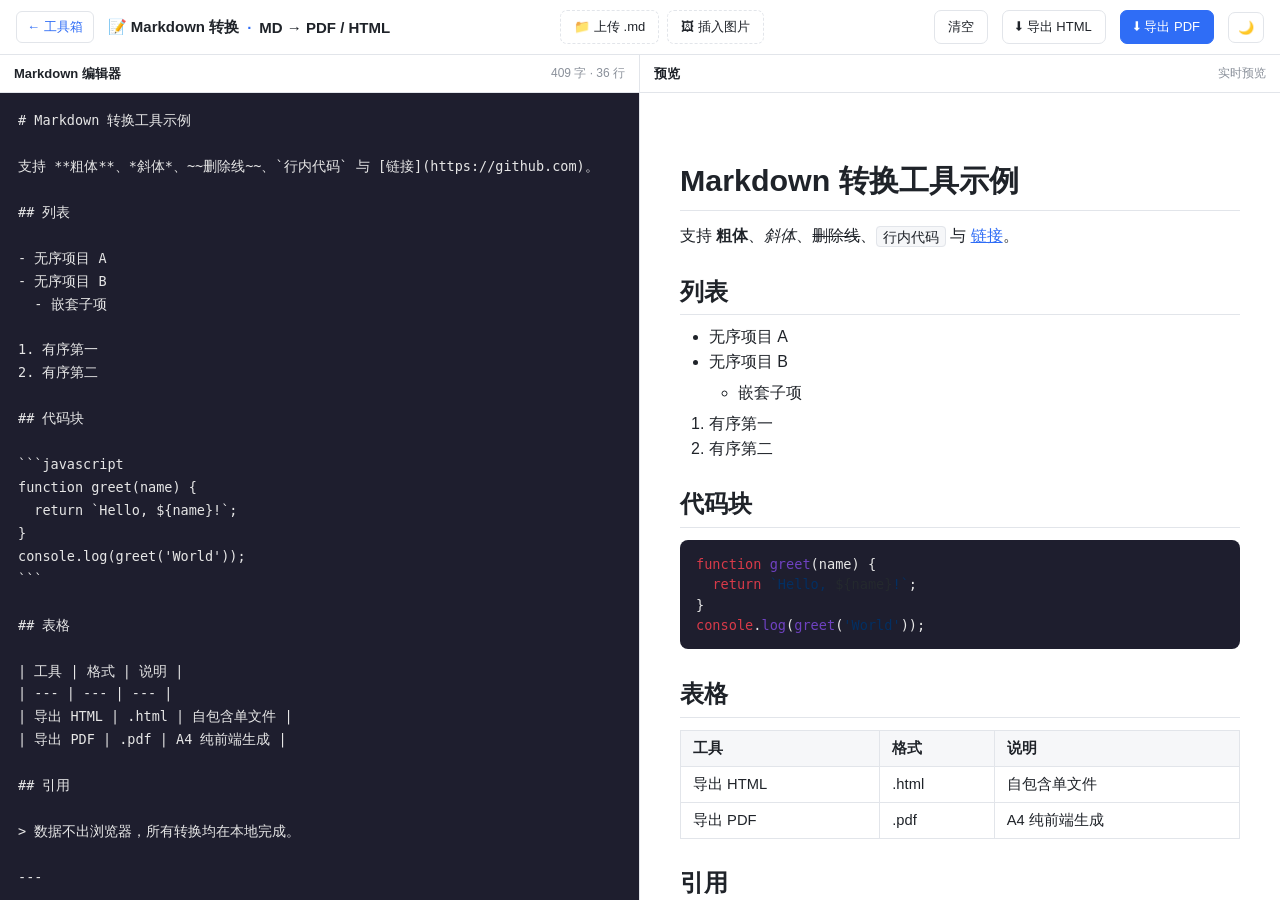
<file: photo/md2PdfV2/index.html>
<!DOCTYPE html>
<html lang="zh-CN">
<head>
<meta charset="UTF-8">
<meta name="viewport" content="width=device-width, initial-scale=1.0">
<title>Markdown 转换 · MD → PDF / HTML</title>
<link rel="stylesheet" href="libs/github.min.css">
<style>
  /* ===== 设计令牌（与工具箱统一） ===== */
  :root {
    --bg: #f6f7f9;
    --panel: #ffffff;
    --border: #e2e5ea;
    --text: #1f2329;
    --text-muted: #8a909a;
    --accent: #2f6df6;
    --accent-hover: #1f57d8;
    --danger: #e5484d;
    --code-bg: #1e1e2e;
    --code-text: #e6e6e6;
    --shadow: 0 1px 3px rgba(0,0,0,.06), 0 1px 2px rgba(0,0,0,.04);
    --radius: 8px;
  }
  html[data-theme="dark"] {
    --bg: #16171a;
    --panel: #1d1f23;
    --border: #2c2f36;
    --text: #e7e9ee;
    --text-muted: #8a909a;
    --accent: #4d86ff;
    --accent-hover: #6c98ff;
    --danger: #ff6166;
    --code-bg: #0e0f13;
    --code-text: #d7d7db;
    --shadow: 0 1px 3px rgba(0,0,0,.3);
  }
  * { box-sizing: border-box; margin: 0; padding: 0; }
  body {
    font-family: -apple-system, BlinkMacSystemFont, "Segoe UI", "PingFang SC", "Microsoft YaHei", Roboto, Helvetica, Arial, sans-serif;
    background: var(--bg);
    color: var(--text);
    height: 100vh;
    display: flex;
    flex-direction: column;
    transition: background .2s, color .2s;
  }

  /* ===== 顶部栏 ===== */
  header {
    display: flex;
    align-items: center;
    gap: 14px;
    padding: 10px 16px;
    background: var(--panel);
    border-bottom: 1px solid var(--border);
    flex-wrap: wrap;
  }
  .logo {
    font-weight: 700;
    font-size: 15px;
    white-space: nowrap;
    display: flex;
    align-items: center;
    gap: 8px;
  }
  .logo .dot { color: var(--accent); }
  .back-link {
    font-size: 13px;
    color: var(--accent);
    text-decoration: none;
    padding: 6px 10px;
    border-radius: 6px;
    border: 1px solid var(--border);
    background: var(--panel);
    transition: all .15s;
    white-space: nowrap;
  }
  .back-link:hover { border-color: var(--accent); }
  .spacer { flex: 1; }

  .btn {
    padding: 7px 13px;
    font-size: 13px;
    border: 1px solid var(--border);
    background: var(--panel);
    color: var(--text);
    border-radius: 7px;
    cursor: pointer;
    display: inline-flex;
    align-items: center;
    gap: 6px;
    transition: all .15s;
    font-weight: 500;
    white-space: nowrap;
  }
  .btn:hover { border-color: var(--accent); color: var(--accent); }
  .btn.primary {
    background: var(--accent);
    color: #fff;
    border-color: var(--accent);
  }
  .btn.primary:hover { background: var(--accent-hover); border-color: var(--accent-hover); color: #fff; }
  .btn.ghost { border-style: dashed; }
  .btn.icon-only { padding: 7px 9px; }

  .upload-group { display: inline-flex; gap: 8px; align-items: center; flex-wrap: wrap; }

  /* ===== 主体 ===== */
  main {
    flex: 1;
    display: flex;
    overflow: hidden;
    min-height: 0;
  }
  .pane {
    flex: 1;
    display: flex;
    flex-direction: column;
    min-width: 0;
  }
  .pane.left { border-right: 1px solid var(--border); max-width: 50%; }
  .pane-header {
    display: flex;
    align-items: center;
    justify-content: space-between;
    padding: 8px 14px;
    background: var(--panel);
    border-bottom: 1px solid var(--border);
    font-size: 12px;
    color: var(--text-muted);
    min-height: 38px;
  }
  .pane-header .title { font-weight: 600; color: var(--text); font-size: 13px; }
  .pane-header .meta { font-variant-numeric: tabular-nums; }
  textarea#md-input {
    flex: 1;
    border: none;
    outline: none;
    resize: none;
    padding: 16px 18px;
    font-family: "JetBrains Mono", "Fira Code", "Cascadia Code", Consolas, Monaco, monospace;
    font-size: 13.5px;
    line-height: 1.7;
    background: var(--code-bg);
    color: var(--code-text);
    tab-size: 2;
  }
  .preview-wrap {
    flex: 1;
    overflow: auto;
    background: var(--bg);
  }
  #preview {
    background: var(--panel);
    max-width: 820px;
    margin: 0 auto;
    padding: 32px 40px;
    min-height: 100%;
    box-shadow: var(--shadow);
  }
  .empty-hint {
    color: var(--text-muted);
    text-align: center;
    padding: 60px 20px;
    font-size: 13px;
  }

  /* ===== 预览区 Markdown 排版 ===== */
  #preview h1, #preview h2, #preview h3, #preview h4 { margin: 1.2em 0 .5em; line-height: 1.3; }
  #preview h1 { font-size: 1.9em; border-bottom: 1px solid var(--border); padding-bottom: .3em; }
  #preview h2 { font-size: 1.5em; border-bottom: 1px solid var(--border); padding-bottom: .3em; }
  #preview h3 { font-size: 1.25em; }
  #preview p { margin: .7em 0; }
  #preview ul, #preview ol { margin: .6em 0; padding-left: 1.8em; }
  #preview li { margin: .25em 0; }
  #preview blockquote {
    margin: .8em 0; padding: .3em 1em;
    border-left: 4px solid var(--accent);
    background: var(--bg);
    color: var(--text-muted);
    border-radius: 0 6px 6px 0;
  }
  #preview code {
    font-family: "JetBrains Mono", Consolas, Monaco, monospace;
    font-size: .88em;
    background: var(--bg);
    border: 1px solid var(--border);
    padding: .12em .4em;
    border-radius: 4px;
  }
  #preview pre {
    margin: .8em 0;
    padding: 14px 16px;
    background: var(--code-bg);
    border-radius: 8px;
    overflow-x: auto;
    line-height: 1.5;
  }
  #preview pre code { background: transparent; border: none; padding: 0; color: var(--code-text); font-size: .85em; }
  #preview img { max-width: 100%; border-radius: 6px; }
  #preview table { border-collapse: collapse; width: 100%; margin: .8em 0; font-size: .92em; }
  #preview th, #preview td { border: 1px solid var(--border); padding: 8px 12px; text-align: left; }
  #preview th { background: var(--bg); font-weight: 600; }
  #preview hr { border: none; border-top: 1px solid var(--border); margin: 1.4em 0; }
  #preview a { color: var(--accent); }

  /* ===== 拖拽高亮 ===== */
  textarea#md-input.drag-over { box-shadow: inset 0 0 0 2px var(--accent); }

  /* ===== 加载遮罩 ===== */
  #loading {
    position: fixed; inset: 0; z-index: 200;
    background: rgba(12,13,18,.55);
    display: none;
    align-items: center; justify-content: center;
    backdrop-filter: blur(2px);
  }
  #loading.show { display: flex; }
  .loading-box { background: var(--panel); padding: 28px 40px; border-radius: 12px; text-align: center; box-shadow: var(--shadow); }
  .spinner {
    width: 34px; height: 34px;
    border: 3px solid var(--border);
    border-top-color: var(--accent);
    border-radius: 50%;
    animation: spin .8s linear infinite;
    margin: 0 auto 12px;
  }
  @keyframes spin { to { transform: rotate(360deg); } }
  .loading-box p { font-size: 13px; color: var(--text-muted); }

  /* ===== toast ===== */
  #toast {
    position: fixed; bottom: 40px; left: 50%;
    transform: translateX(-50%) translateY(20px);
    background: #1f2329; color: #fff;
    padding: 9px 18px; border-radius: 8px;
    font-size: 13px; opacity: 0; pointer-events: none;
    transition: all .25s; z-index: 300;
    box-shadow: 0 4px 12px rgba(0,0,0,.2);
  }
  #toast.show { opacity: 1; transform: translateX(-50%) translateY(0); }

  /* ===== 移动端 ===== */
  @media (max-width: 760px) {
    main { flex-direction: column; }
    .pane.left { max-width: none; border-right: none; border-bottom: 1px solid var(--border); min-height: 42%; }
    #preview { padding: 20px; }
    header { gap: 8px; }
  }
</style>
</head>
<body>
  <header>
    <a class="back-link" href="../index.html" title="返回工具箱">← 工具箱</a>
    <div class="logo">📝 Markdown 转换 <span class="dot">·</span> MD → PDF / HTML</div>
    <div class="spacer"></div>

    <div class="upload-group">
      <button class="btn ghost" id="uploadMdBtn">📁 上传 .md</button>
      <input type="file" id="md-file" accept=".md,.markdown,.txt" style="display:none">
      <button class="btn ghost" id="uploadImgBtn">🖼 插入图片</button>
      <input type="file" id="img-file" accept="image/*" multiple style="display:none">
    </div>
    <div class="spacer"></div>

    <button class="btn" id="clearBtn">清空</button>
    <button class="btn" id="exportHtmlBtn">⬇ 导出 HTML</button>
    <button class="btn primary" id="exportPdfBtn">⬇ 导出 PDF</button>
    <button class="btn icon-only" id="themeToggle" title="切换主题">🌙</button>
  </header>

  <main>
    <section class="pane left">
      <div class="pane-header">
        <span class="title">Markdown 编辑器</span>
        <span class="meta" id="stat">0 字 · 0 行</span>
      </div>
      <textarea id="md-input" spellcheck="false" placeholder="在此输入或粘贴 Markdown，也可把 .md 文件直接拖进来…&#10;&#10;支持：标题 / 列表 / 代码块 / 表格 / 引用 / 图片 / 链接等 GFM 语法"></textarea>
    </section>

    <section class="pane right">
      <div class="pane-header">
        <span class="title">预览</span>
        <span class="meta" id="hint">实时预览</span>
      </div>
      <div class="preview-wrap">
        <div id="preview"><div class="empty-hint">在左侧输入 Markdown，右侧实时预览</div></div>
      </div>
    </section>
  </main>

  <div id="toast"></div>

  <div id="loading">
    <div class="loading-box">
      <div class="spinner"></div>
      <p id="loadingMsg">正在生成 PDF，请稍候…</p>
    </div>
  </div>

<script src="libs/marked.min.js"></script>
<script src="libs/highlight.min.js"></script>
<script src="libs/html2pdf.bundle.min.js"></script>
<script>
/* ============================================================
   Markdown 转换工具（单文件版）
   · 编辑 + 实时预览（GFM + 代码高亮）
   · 上传 .md / 拖拽 .md / 插入本地图片（base64 内嵌）
   · 导出 HTML / PDF（纯前端，数据不出浏览器）
   ============================================================ */

const $ = (id) => document.getElementById(id);
const mdInput = $('md-input');
const preview = $('preview');
const stat = $('stat');
const toastEl = $('toast');

/* ---------- 主题 ---------- */
function applyTheme(t) {
  document.documentElement.setAttribute('data-theme', t);
  $('themeToggle').textContent = t === 'dark' ? '☀️' : '🌙';
  try { localStorage.setItem('aitools-theme', t); } catch (e) {}
}
$('themeToggle').onclick = () => {
  const cur = document.documentElement.getAttribute('data-theme') || 'light';
  applyTheme(cur === 'dark' ? 'light' : 'dark');
};
// 被首页 iframe 嵌入时，隐藏「← 工具箱」返回按钮（由首页覆盖层提供返回）
if (window.self !== window.top) {
  const bl = document.querySelector('.back-link');
  if (bl) bl.style.display = 'none';
}
let savedTheme = null;
try { savedTheme = localStorage.getItem('aitools-theme'); } catch (e) {}
if (savedTheme) applyTheme(savedTheme);
else applyTheme(window.matchMedia && window.matchMedia('(prefers-color-scheme: dark)').matches ? 'dark' : 'light');

/* ---------- toast ---------- */
function toast(msg) {
  toastEl.textContent = msg;
  toastEl.classList.add('show');
  clearTimeout(toastEl._tm);
  toastEl._tm = setTimeout(() => toastEl.classList.remove('show'), 1800);
}

/* ---------- marked 配置（v15：highlight 选项已移除，改用渲染后高亮） ---------- */
marked.setOptions({ gfm: true, breaks: true });

/* ---------- 渲染 ---------- */
function escapeHtml(s){return s.replace(/[&<>"']/g,c=>({'&':'&amp;','<':'&lt;','>':'&gt;','"':'&quot;',"'":'&#39;'}[c]));}

function render() {
  const text = mdInput.value;
  // 字数 / 行数统计
  const lines = text ? text.split('\n').length : 0;
  stat.textContent = `${text.length} 字 · ${lines} 行`;

  if (!text.trim()) {
    preview.innerHTML = '<div class="empty-hint">在左侧输入 Markdown，右侧实时预览</div>';
    return;
  }
  try {
    preview.innerHTML = marked.parse(text);
    // 代码高亮
    preview.querySelectorAll('pre code').forEach((block) => {
      try { hljs.highlightElement(block); } catch (e) {}
    });
  } catch (e) {
    preview.innerHTML = `<div class="empty-hint" style="color:var(--danger)">解析出错：${escapeHtml(e.message || String(e))}</div>`;
  }
}

let debounceTimer = null;
mdInput.addEventListener('input', () => {
  clearTimeout(debounceTimer);
  debounceTimer = setTimeout(render, 150);
});

/* ---------- 上传 / 拖拽 .md ---------- */
$('uploadMdBtn').onclick = () => $('md-file').click();
$('md-file').onchange = (e) => {
  const f = e.target.files[0];
  if (!f) return;
  const reader = new FileReader();
  reader.onload = (ev) => { mdInput.value = ev.target.result; render(); toast('已载入 ' + f.name); };
  reader.readAsText(f);
  e.target.value = '';
};

// 拖拽 .md / 图片进编辑器
['dragenter','dragover'].forEach(ev =>
  mdInput.addEventListener(ev, e => { e.preventDefault(); mdInput.classList.add('drag-over'); })
);
['dragleave','drop'].forEach(ev =>
  mdInput.addEventListener(ev, e => { e.preventDefault(); mdInput.classList.remove('drag-over'); })
);
mdInput.addEventListener('drop', e => {
  const files = e.dataTransfer && e.dataTransfer.files;
  if (!files || !files.length) return;
  const mdFile = Array.from(files).find(f => /\.(md|markdown|txt)$/i.test(f.name));
  const imgFiles = Array.from(files).filter(f => /^image\//i.test(f.type));
  if (mdFile) {
    const reader = new FileReader();
    reader.onload = ev => { mdInput.value = ev.target.result; render(); toast('已载入 ' + mdFile.name); };
    reader.readAsText(mdFile);
  }
  if (imgFiles.length) insertImages(imgFiles);
});

/* ---------- 插入图片（base64 内嵌） ---------- */
$('uploadImgBtn').onclick = () => $('img-file').click();
$('img-file').onchange = (e) => {
  if (e.target.files.length) insertImages(Array.from(e.target.files));
  e.target.value = '';
};

function insertImages(files) {
  let done = 0;
  files.forEach(file => {
    const reader = new FileReader();
    reader.onload = (ev) => {
      // 在光标处（或末尾）插入图片 markdown
      const alt = file.name.replace(/\.[^.]+$/, '');
      const md = `\n\n![${alt}](${ev.target.result})\n\n`;
      const start = mdInput.selectionStart;
      const end = mdInput.selectionEnd;
      mdInput.value = mdInput.value.slice(0, start) + md + mdInput.value.slice(end);
      mdInput.selectionStart = mdInput.selectionEnd = start + md.length;
      done++;
      if (done === files.length) { render(); toast(`已插入 ${files.length} 张图片（内嵌 base64）`); }
    };
    reader.readAsDataURL(file);
  });
}

/* ---------- 清空 ---------- */
$('clearBtn').onclick = () => {
  if (!mdInput.value.trim() || confirm('确认清空编辑器内容？')) {
    mdInput.value = ''; render(); toast('已清空');
  }
};

/* ---------- 导出 HTML（自包含单文件） ---------- */
$('exportHtmlBtn').onclick = () => {
  const text = mdInput.value.trim();
  if (!text) { toast('请先输入 Markdown 内容'); return; }
  const bodyHtml = marked.parse(text);
  const fullHtml =
`<!DOCTYPE html>
<html lang="zh-CN">
<head>
<meta charset="UTF-8">
<meta name="viewport" content="width=device-width, initial-scale=1.0">
<title>Markdown 导出</title>
<style>
  body { font-family: -apple-system, "Segoe UI", "PingFang SC", "Microsoft YaHei", Arial, sans-serif; line-height: 1.7; color: #1f2329; max-width: 820px; margin: 0 auto; padding: 40px 24px; }
  h1,h2 { border-bottom: 1px solid #e2e5ea; padding-bottom: .3em; }
  blockquote { margin: .8em 0; padding: .3em 1em; border-left: 4px solid #2f6df6; background: #f6f7f9; color: #555; }
  pre { background: #1e1e2e; color: #e6e6e6; padding: 14px 16px; border-radius: 8px; overflow-x: auto; }
  code { font-family: Consolas, Monaco, monospace; font-size: .9em; }
  pre code { background: transparent; }
  :not(pre) > code { background: #f6f7f9; padding: .12em .4em; border-radius: 4px; }
  img { max-width: 100%; border-radius: 6px; }
  table { border-collapse: collapse; width: 100%; }
  th, td { border: 1px solid #e2e5ea; padding: 8px 12px; text-align: left; }
  th { background: #f6f7f9; }
  a { color: #2f6df6; }
</style>
</head>
<body>
${bodyHtml}
</body>
</html>`;
  downloadBlob(new Blob([fullHtml], { type: 'text/html;charset=utf-8' }), 'markdown_export.html');
  toast('已导出 HTML');
};

/* ---------- 导出 PDF（html2pdf，纯前端） ---------- */
$('exportPdfBtn').onclick = () => {
  const text = mdInput.value.trim();
  if (!text) { toast('请先输入 Markdown 内容'); return; }
  $('loading').classList.add('show');

  // 构造一个离屏容器用于 PDF 渲染
  const container = document.createElement('div');
  container.style.position = 'absolute';
  container.style.left = '-99999px';
  container.style.top = '0';
  container.style.width = '780px';
  container.style.padding = '40px 48px';
  container.style.background = '#ffffff';
  container.style.color = '#1f2329';
  container.style.fontFamily = '"PingFang SC", "Microsoft YaHei", Arial, sans-serif';
  container.style.lineHeight = '1.7';
  container.innerHTML = marked.parse(text);
  // 代码高亮
  container.querySelectorAll('pre code').forEach(block => { try { hljs.highlightElement(block); } catch (e) {} });
  // 排版样式（与预览一致）
  const st = document.createElement('style');
  st.textContent =
    'h1,h2{border-bottom:1px solid #e2e5ea;padding-bottom:.3em;}' +
    'blockquote{margin:.8em 0;padding:.3em 1em;border-left:4px solid #2f6df6;background:#f6f7f9;color:#555;}' +
    'pre{background:#1e1e2e;color:#e6e6e6;padding:14px;border-radius:8px;overflow-x:auto;}' +
    'code{font-family:Consolas,monospace;font-size:.9em;}' +
    'pre code{background:transparent;}' +
    ':not(pre)>code{background:#f6f7f9;padding:.12em .4em;border-radius:4px;}' +
    'img{max-width:100%;}' +
    'table{border-collapse:collapse;width:100%;}' +
    'th,td{border:1px solid #e2e5ea;padding:8px 12px;}' +
    'th{background:#f6f7f9;}';
  container.appendChild(st);
  document.body.appendChild(container);

  const opt = {
    margin: [12, 12, 14, 12],
    filename: 'markdown_export.pdf',
    image: { type: 'jpeg', quality: 0.98 },
    html2canvas: { scale: 2, useCORS: true, backgroundColor: '#ffffff' },
    jsPDF: { unit: 'mm', format: 'a4', orientation: 'portrait' },
    pagebreak: { mode: ['avoid-all', 'css', 'legacy'] }
  };

  html2pdf().set(opt).from(container).save()
    .then(() => { document.body.removeChild(container); $('loading').classList.remove('show'); toast('已导出 PDF'); })
    .catch(err => {
      document.body.removeChild(container);
      $('loading').classList.remove('show');
      console.error('PDF 生成失败:', err);
      toast('PDF 生成失败，请查看控制台');
    });
};

/* ---------- 下载工具 ---------- */
function downloadBlob(blob, filename) {
  const url = URL.createObjectURL(blob);
  const a = document.createElement('a');
  a.href = url; a.download = filename;
  document.body.appendChild(a); a.click(); a.remove();
  setTimeout(() => URL.revokeObjectURL(url), 1000);
}

/* ---------- 启动：载入示例 ---------- */
const EXAMPLE =
`# Markdown 转换工具示例

支持 **粗体**、*斜体*、~~删除线~~、\`行内代码\` 与 [链接](https://github.com)。

## 列表

- 无序项目 A
- 无序项目 B
  - 嵌套子项

1. 有序第一
2. 有序第二

## 代码块

\`\`\`javascript
function greet(name) {
  return \`Hello, \${name}!\`;
}
console.log(greet('World'));
\`\`\`

## 表格

| 工具 | 格式 | 说明 |
| --- | --- | --- |
| 导出 HTML | .html | 自包含单文件 |
| 导出 PDF | .pdf | A4 纯前端生成 |

## 引用

> 数据不出浏览器，所有转换均在本地完成。

---

点击右上角 **导出 PDF / 导出 HTML** 即可下载。`;

mdInput.value = EXAMPLE;
render();
</script>
</body>
</html>
</file>
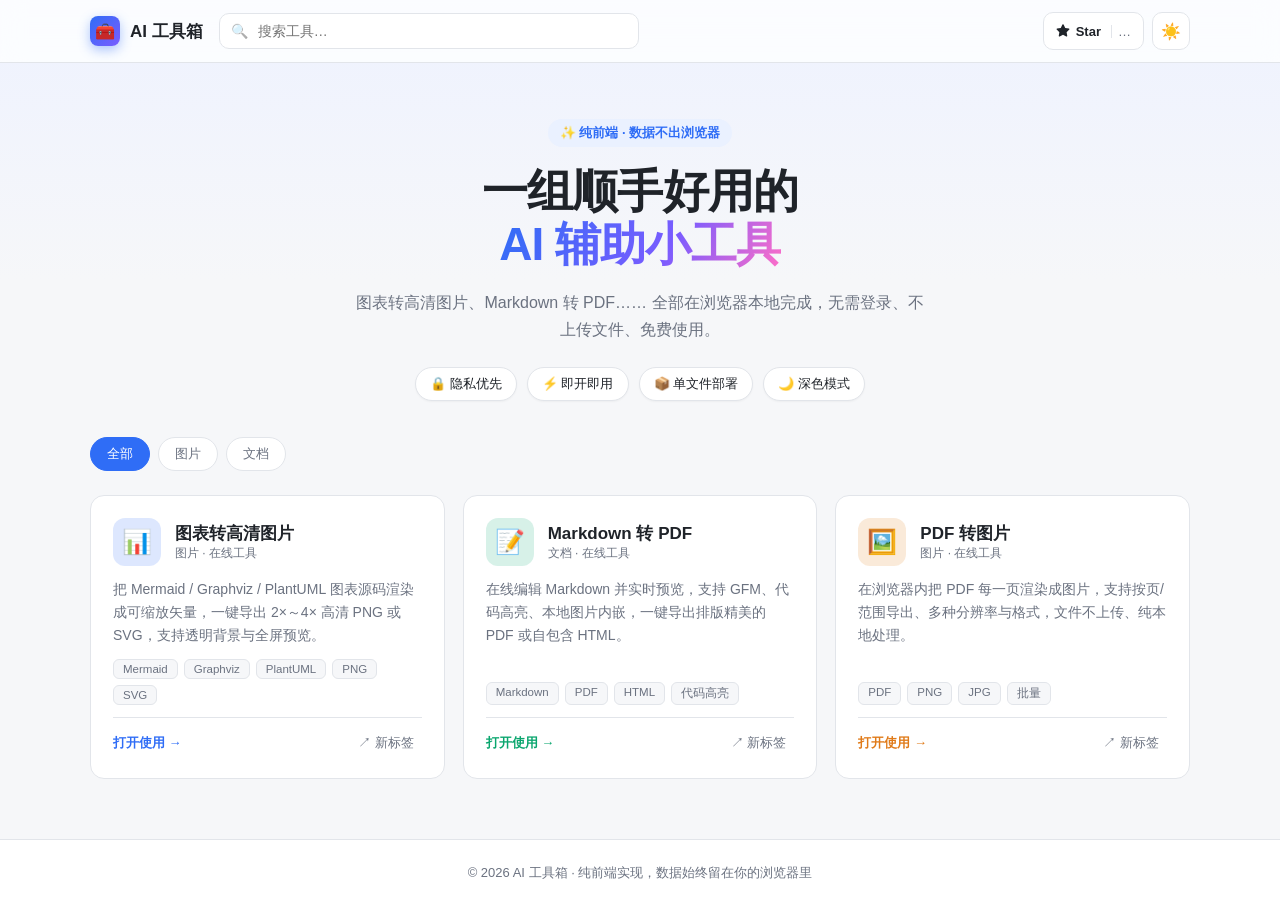
<file: tools.html>
<!DOCTYPE html>
<html lang="zh-CN">
<head>
<meta charset="UTF-8">
<meta name="viewport" content="width=device-width, initial-scale=1.0">
<title>AI 工具箱 · 免费、纯前端的在线工具集</title>
<meta name="description" content="一组免费、纯前端、数据不出浏览器的 AI 辅助小工具：图表转高清图片、Markdown 转 PDF 等。">
<style>
  /* ===== 设计令牌（与各工具统一） ===== */
  :root {
    --bg: #f6f7f9;
    --bg-grad: linear-gradient(180deg, #eef2ff 0%, #f6f7f9 280px);
    --panel: #ffffff;
    --border: #e2e5ea;
    --text: #1f2329;
    --text-muted: #6b7280;
    --accent: #2f6df6;
    --accent-hover: #1f57d8;
    --accent-soft: #eaf1ff;
    --danger: #e5484d;
    --shadow-sm: 0 1px 2px rgba(0,0,0,.04);
    --shadow: 0 4px 14px rgba(0,0,0,.06), 0 1px 3px rgba(0,0,0,.04);
    --shadow-lg: 0 18px 50px rgba(0,0,0,.12);
    --radius: 14px;
  }
  html[data-theme="dark"] {
    --bg: #16171a;
    --bg-grad: linear-gradient(180deg, #1a1c24 0%, #16171a 280px);
    --panel: #1d1f23;
    --border: #2c2f36;
    --text: #e7e9ee;
    --text-muted: #9aa0ac;
    --accent: #4d86ff;
    --accent-hover: #6c98ff;
    --accent-soft: #1e2433;
    --shadow-sm: 0 1px 2px rgba(0,0,0,.3);
    --shadow: 0 4px 14px rgba(0,0,0,.35);
    --shadow-lg: 0 18px 50px rgba(0,0,0,.5);
  }
  * { box-sizing: border-box; margin: 0; padding: 0; }
  body {
    font-family: -apple-system, BlinkMacSystemFont, "Segoe UI", "PingFang SC", "Microsoft YaHei", Roboto, Helvetica, Arial, sans-serif;
    background: var(--bg);
    background-image: var(--bg-grad);
    background-repeat: no-repeat;
    color: var(--text);
    min-height: 100vh;
    transition: background .2s, color .2s;
    -webkit-font-smoothing: antialiased;
  }

  /* ===== 顶部导航 ===== */
  nav {
    position: sticky; top: 0; z-index: 50;
    backdrop-filter: saturate(180%) blur(12px);
    background: color-mix(in srgb, var(--panel) 78%, transparent);
    border-bottom: 1px solid var(--border);
  }
  .nav-inner {
    max-width: 1140px; margin: 0 auto;
    display: flex; align-items: center; gap: 16px;
    padding: 12px 20px;
  }
  .brand {
    display: flex; align-items: center; gap: 10px;
    font-weight: 800; font-size: 17px; white-space: nowrap;
  }
  .brand-mark {
    width: 30px; height: 30px; border-radius: 8px;
    background: linear-gradient(135deg, var(--accent), #7a5cff);
    color: #fff; display: grid; place-items: center;
    font-size: 16px; box-shadow: 0 4px 12px color-mix(in srgb, var(--accent) 40%, transparent);
  }
  .search {
    flex: 1; max-width: 420px; position: relative;
  }
  .search input {
    width: 100%; padding: 9px 14px 9px 38px;
    border: 1px solid var(--border); border-radius: 10px;
    background: var(--panel); color: var(--text);
    font-size: 14px; outline: none; transition: all .15s;
  }
  .search input:focus { border-color: var(--accent); box-shadow: 0 0 0 3px var(--accent-soft); }
  .search .ico { position: absolute; left: 12px; top: 50%; transform: translateY(-50%); opacity: .5; font-size: 14px; }
  .nav-right { display: flex; align-items: center; gap: 8px; margin-left: auto; }
  .icon-btn {
    width: 38px; height: 38px; border-radius: 10px;
    border: 1px solid var(--border); background: var(--panel);
    color: var(--text); cursor: pointer; font-size: 16px;
    display: grid; place-items: center; transition: all .15s;
  }
  .icon-btn:hover { border-color: var(--accent); }
  .star-btn {
    display: inline-flex; align-items: center; gap: 6px;
    height: 38px; padding: 0 12px;
    border: 1px solid var(--border); border-radius: 10px;
    background: var(--panel); color: var(--text);
    font-size: 13px; font-weight: 600; line-height: 1;
    text-decoration: none; transition: all .15s;
  }
  .star-btn:hover { border-color: #f5a623; color: #f5a623; }
  .star-btn .star-count {
    font-weight: 500; color: var(--text-muted);
    padding-left: 6px; margin-left: 4px; border-left: 1px solid var(--border);
  }

  /* ===== Hero ===== */
  .hero { max-width: 1140px; margin: 0 auto; padding: 56px 20px 28px; text-align: center; }
  .hero .eyebrow {
    display: inline-flex; align-items: center; gap: 6px;
    font-size: 13px; color: var(--accent); font-weight: 600;
    background: var(--accent-soft); padding: 5px 12px; border-radius: 999px;
    margin-bottom: 18px;
  }
  .hero h1 {
    font-size: clamp(30px, 5vw, 46px); line-height: 1.15; font-weight: 800;
    letter-spacing: -0.02em;
  }
  .hero h1 .grad {
    background: linear-gradient(120deg, var(--accent), #7a5cff 60%, #ff6ec7);
    -webkit-background-clip: text; background-clip: text; -webkit-text-fill-color: transparent;
  }
  .hero p { margin: 18px auto 0; max-width: 580px; color: var(--text-muted); font-size: 16px; line-height: 1.7; }
  .badges { display: flex; gap: 10px; justify-content: center; flex-wrap: wrap; margin-top: 24px; }
  .badge {
    font-size: 13px; color: var(--text); background: var(--panel);
    border: 1px solid var(--border); padding: 7px 14px; border-radius: 999px;
    box-shadow: var(--shadow-sm); display: inline-flex; gap: 6px; align-items: center;
  }

  /* ===== 分类筛选 ===== */
  .filters {
    max-width: 1140px; margin: 8px auto 0; padding: 0 20px;
    display: flex; gap: 8px; flex-wrap: wrap;
  }
  .chip {
    padding: 7px 16px; border-radius: 999px; cursor: pointer;
    border: 1px solid var(--border); background: var(--panel);
    color: var(--text-muted); font-size: 13px; font-weight: 500;
    transition: all .15s;
  }
  .chip:hover { color: var(--text); border-color: var(--accent); }
  .chip.active { background: var(--accent); color: #fff; border-color: var(--accent); }

  /* ===== 工具网格 ===== */
  .tools-wrap { max-width: 1140px; margin: 0 auto; padding: 24px 20px 60px; }
  .grid {
    display: grid; gap: 18px;
    grid-template-columns: repeat(auto-fill, minmax(300px, 1fr));
  }
  .card {
    background: var(--panel); border: 1px solid var(--border);
    border-radius: var(--radius); padding: 22px;
    cursor: pointer; transition: all .2s ease;
    display: flex; flex-direction: column; gap: 12px;
    position: relative; overflow: hidden;
  }
  .card::before {
    content: ''; position: absolute; inset: 0; border-radius: var(--radius);
    background: linear-gradient(135deg, color-mix(in srgb, var(--card-color, var(--accent)) 22%, transparent), transparent 45%);
    opacity: 0; transition: opacity .2s; pointer-events: none;
  }
  .card:hover { transform: translateY(-3px); box-shadow: var(--shadow-lg); border-color: var(--card-color, var(--accent)); }
  .card:hover::before { opacity: .12; }
  .card-head { display: flex; align-items: center; gap: 14px; }
  .card-icon {
    width: 48px; height: 48px; border-radius: 12px; flex-shrink: 0;
    display: grid; place-items: center; font-size: 24px;
    background: color-mix(in srgb, var(--card-color, var(--accent)) 16%, transparent);
    color: var(--card-color, var(--accent));
  }
  .card-title { font-size: 17px; font-weight: 700; }
  .card-cat { font-size: 12px; color: var(--text-muted); }
  .card-desc { color: var(--text-muted); font-size: 14px; line-height: 1.65; flex: 1; }
  .card-tags { display: flex; gap: 6px; flex-wrap: wrap; }
  .tag {
    font-size: 11.5px; color: var(--text-muted);
    background: var(--bg); border: 1px solid var(--border);
    padding: 3px 9px; border-radius: 6px;
  }
  .card-cta {
    display: flex; align-items: center; justify-content: space-between;
    padding-top: 12px; border-top: 1px solid var(--border);
    font-size: 13px; color: var(--card-color, var(--accent)); font-weight: 600;
  }
  .card-cta .new-tab {
    color: var(--text-muted); font-weight: 500;
    padding: 4px 8px; border-radius: 6px; transition: all .15s;
  }
  .card-cta .new-tab:hover { color: var(--accent); background: var(--accent-soft); }

  .empty { text-align: center; color: var(--text-muted); padding: 60px 20px; font-size: 14px; }

  /* ===== footer ===== */
  footer {
    border-top: 1px solid var(--border); background: var(--panel);
    padding: 24px 20px; text-align: center; color: var(--text-muted); font-size: 13px;
  }
  footer a { color: var(--accent); text-decoration: none; }

  /* ===== 嵌入覆盖层 ===== */
  .embed-overlay {
    position: fixed; inset: 0; z-index: 200;
    background: var(--bg);
    display: none; flex-direction: column;
  }
  .embed-overlay.show { display: flex; }
  .embed-bar {
    display: flex; align-items: center; gap: 10px;
    padding: 8px 12px; background: var(--panel);
    border-bottom: 1px solid var(--border); flex-wrap: wrap;
  }
  .embed-title { display: flex; align-items: center; gap: 8px; font-weight: 700; font-size: 14px; }
  .embed-title .em-ico { font-size: 18px; }
  .embed-actions { margin-left: auto; display: flex; gap: 6px; }
  .embed-btn {
    padding: 7px 12px; font-size: 13px; cursor: pointer;
    border: 1px solid var(--border); background: var(--panel);
    color: var(--text); border-radius: 8px; font-weight: 500;
    display: inline-flex; gap: 5px; align-items: center; transition: all .15s;
  }
  .embed-btn:hover { border-color: var(--accent); color: var(--accent); }
  .embed-btn.close { background: var(--accent); color: #fff; border-color: var(--accent); }
  .embed-btn.close:hover { background: var(--accent-hover); }
  .embed-frame { flex: 1; border: none; width: 100%; background: var(--bg); }

  @media (max-width: 640px) {
    .hero { padding: 40px 18px 20px; }
    .search { display: none; }
    .brand { font-size: 15px; }
  }
</style>
<script>
/* theme.js — 全站统一主题同步（内联版，避免单独 JS 文件被 IPGuard 加密） */
try {
  (function () {
    var KEY = 'aitools-theme';
    var MSG = 'aitools:theme';
    var current = 'auto';
    function resolve(t, sysDark) { return (t === 'dark' || t === 'light') ? t : (sysDark ? 'dark' : 'light'); }
    function sysDark() { return !!(window.matchMedia && window.matchMedia('(prefers-color-scheme: dark)').matches); }
    function read() { try { return localStorage.getItem(KEY) || 'auto'; } catch (e) { return 'auto'; } }
    function write(v) { try { localStorage.setItem(KEY, v); } catch (e) {} }
    function apply(value) {
      current = value || 'auto';
      var eff = resolve(current, sysDark());
      var root = document.documentElement;
      root.setAttribute('data-theme', eff);
      root.setAttribute('data-theme-mode', current);
      document.dispatchEvent(new CustomEvent('aitools:themechange', { detail: { mode: current, effective: eff } }));
    }
    window.addEventListener('storage', function (e) { if (e.key === KEY) apply(e.newValue || 'auto'); });
    window.addEventListener('message', function (e) {
      var d = e.data; if (!d || d.type !== MSG) return;
      if (d.mode) { write(d.mode); apply(d.mode); }
    });
    if (window.matchMedia) {
      var mq = window.matchMedia('(prefers-color-scheme: dark)');
      var onSys = function () { if (current === 'auto') apply('auto'); };
      if (mq.addEventListener) mq.addEventListener('change', onSys);
      else if (mq.addListener) mq.addListener(onSys);
    }
    apply(read());
    function broadcast(mode) {
      document.querySelectorAll('iframe').forEach(function (f) {
        try { f.contentWindow && f.contentWindow.postMessage({ type: MSG, mode: mode }, '*'); } catch (_) {}
      });
      if (window.parent && window.parent !== window) {
        try { window.parent.postMessage({ type: MSG, mode: mode }, '*'); } catch (_) {}
      }
    }
    window.AIToolsTheme = {
      get: function () { return current; },
      effective: function () { return document.documentElement.getAttribute('data-theme'); },
      set: function (mode) {
        mode = (mode === 'light' || mode === 'dark' || mode === 'auto') ? mode : 'auto';
        write(mode); apply(mode); broadcast(mode);
      },
      toggle: function () { var eff = document.documentElement.getAttribute('data-theme'); this.set(eff === 'dark' ? 'light' : 'dark'); },
      cycle: function () { this.set(current === 'auto' ? 'light' : current === 'light' ? 'dark' : 'auto'); },
      subscribe: function (fn) {
        var h = function (e) { fn(e.detail); };
        document.addEventListener('aitools:themechange', h);
        return function () { document.removeEventListener('aitools:themechange', h); };
      }
    };
  })();
} catch (e) {
  if (window.console && console.error) console.error('[theme] init failed:', e);
  if (!window.AIToolsTheme) {
    window.AIToolsTheme = {
      get: function () { return 'auto'; },
      effective: function () { return 'light'; },
      set: function () {}, toggle: function () {}, cycle: function () {},
      subscribe: function () { return function () {}; }
    };
  }
}
</script>
</head>
<body>
  <nav>
    <div class="nav-inner">
      <div class="brand">
        <span class="brand-mark">🧰</span>
        <span>AI 工具箱</span>
      </div>
      <label class="search">
        <span class="ico">🔍</span>
        <input id="searchInput" type="text" placeholder="搜索工具…" autocomplete="off">
      </label>
      <div class="nav-right">
        <a class="star-btn" id="starBtn" href="https://github.com/minybear/ai-blog" target="_blank" rel="noopener" title="在 GitHub 上 Star 这个项目">
          <svg viewBox="0 0 16 16" width="14" height="14" aria-hidden="true">
            <path fill="currentColor" d="M8 .25a.75.75 0 0 1 .673.418l1.882 3.815 4.21.612a.75.75 0 0 1 .416 1.279l-3.046 2.97.719 4.192a.75.75 0 0 1-1.088.791L8 12.347l-3.766 1.98a.75.75 0 0 1-1.088-.79l.72-4.194L.818 6.374a.75.75 0 0 1 .416-1.28l4.21-.611L7.327.668A.75.75 0 0 1 8 .25Z"/>
          </svg>
          <span>Star</span>
          <span class="star-count" id="starCount" aria-hidden="true">…</span>
        </a>
        <button class="icon-btn" id="themeToggle" title="切换主题：自动 / 浅色 / 深色">🌓</button>
      </div>
    </div>
  </nav>

  <section class="hero">
    <span class="eyebrow">✨ 纯前端 · 数据不出浏览器</span>
    <h1>一组顺手好用的<br><span class="grad">AI 辅助小工具</span></h1>
    <p>图表转高清图片、Markdown 转 PDF…… 全部在浏览器本地完成，无需登录、不上传文件、免费使用。</p>
    <div class="badges">
      <span class="badge">🔒 隐私优先</span>
      <span class="badge">⚡️ 即开即用</span>
      <span class="badge">📦 单文件部署</span>
      <span class="badge">🌙 深色模式</span>
    </div>
  </section>

  <div class="filters" id="filters"></div>

  <div class="tools-wrap">
    <div class="grid" id="grid"></div>
    <div class="empty" id="empty" style="display:none">没有找到匹配的工具 🤔</div>
  </div>

  <footer>
    <p>© <span id="year"></span> AI 工具箱 · 纯前端实现，数据始终留在你的浏览器里</p>
  </footer>

  <!-- 工具嵌入覆盖层 -->
  <div class="embed-overlay" id="embedOverlay">
    <div class="embed-bar">
      <button class="embed-btn" id="embedBack" title="返回工具箱">← 返回</button>
      <div class="embed-title"><span class="em-ico" id="embedIcon">🧰</span><span id="embedName">工具</span></div>
      <div class="embed-actions">
        <button class="embed-btn" id="embedReload" title="重新加载">⟳ 刷新</button>
        <a class="embed-btn" id="embedNewTab" href="#" target="_blank" rel="noopener" title="在新标签打开">↗ 新标签</a>
        <button class="embed-btn close" id="embedClose" title="关闭 (Esc)">✕ 关闭</button>
      </div>
    </div>
    <iframe class="embed-frame" id="embedFrame" title="工具"></iframe>
  </div>

<script>
/* ============================================================
   工具箱首页
   · 卡片网格展示工具，点击 → 全屏 iframe 嵌入
   · 支持搜索、分类筛选、深色模式（localStorage）
   · 新增工具：在下方 TOOLS 数组里加一项即可
   ============================================================ */

/* ---------- 工具数据（在此增删工具） ---------- */
const TOOLS = [
  {
    id: 'diagram',
    name: '图表转高清图片',
    icon: '📊',
    cat: '图片',
    color: '#2f6df6',
    url: 'photo/diagram-converter.html',
    desc: '把 Mermaid / Graphviz / PlantUML 图表源码渲染成可缩放矢量，一键导出 2×～4× 高清 PNG 或 SVG，支持透明背景与全屏预览。',
    tags: ['Mermaid', 'Graphviz', 'PlantUML', 'PNG', 'SVG'],
  },
  {
    id: 'md2pdf',
    name: 'Markdown 转 PDF',
    icon: '📝',
    cat: '文档',
    color: '#0aa66e',
    url: 'md2pdf/index.html',
    desc: '在线编辑 Markdown 并实时预览，支持 GFM、代码高亮、本地图片内嵌，一键导出排版精美的 PDF 或自包含 HTML。',
    tags: ['Markdown', 'PDF', 'HTML', '代码高亮'],
  },
  {
    id: 'pdf2image',
    name: 'PDF 转图片',
    icon: '🖼️',
    cat: '图片',
    color: '#e07a18',
    url: 'photo/pdf2imageV2.html',
    desc: '在浏览器内把 PDF 每一页渲染成图片，支持按页/范围导出、多种分辨率与格式，文件不上传、纯本地处理。',
    tags: ['PDF', 'PNG', 'JPG', '批量'],
  },
];

/* ---------- 主题（由 theme.js 提供 AIToolsTheme API） ---------- */
const themeIcon = { auto: '🌓', light: '☀️', dark: '🌙' };
function paintThemeBtn() {
  const mode = window.AIToolsTheme.get();
  document.getElementById('themeToggle').textContent = themeIcon[mode] || '🌓';
}
document.getElementById('themeToggle').onclick = () => {
  window.AIToolsTheme.cycle();
};
window.AIToolsTheme.subscribe(paintThemeBtn);
paintThemeBtn();

/* ---------- GitHub Star 计数（静默拉取，失败则保留 …） ---------- */
(function fetchStarCount() {
  const el = document.getElementById('starCount');
  if (!el) return;
  const KEY = 'aitools-stars-cache-v1';
  try {
    const cached = JSON.parse(localStorage.getItem(KEY) || 'null');
    if (cached && Date.now() - cached.ts < 30 * 60 * 1000) { el.textContent = cached.count; return; }
  } catch (e) {}
  fetch('https://api.github.com/repos/minybear/ai-blog')
    .then(r => r.ok ? r.json() : null)
    .then(data => {
      if (!data || typeof data.stargazers_count !== 'number') return;
      const n = data.stargazers_count;
      el.textContent = n >= 1000 ? (n / 1000).toFixed(1) + 'k' : String(n);
      try { localStorage.setItem(KEY, JSON.stringify({ ts: Date.now(), count: el.textContent })); } catch (e) {}
    })
    .catch(() => {});
})();

/* ---------- 分类筛选 ---------- */
const CATS = ['全部', ...Array.from(new Set(TOOLS.map(t => t.cat)))];
const filtersEl = document.getElementById('filters');
let activeCat = '全部';
CATS.forEach(c => {
  const b = document.createElement('button');
  b.className = 'chip' + (c === '全部' ? ' active' : '');
  b.textContent = c;
  b.onclick = () => { activeCat = c; render(); };
  filtersEl.appendChild(b);
});

/* ---------- 渲染卡片 ---------- */
const grid = document.getElementById('grid');
const emptyEl = document.getElementById('empty');
const searchInput = document.getElementById('searchInput');
let keyword = '';

function render() {
  // 更新分类高亮
  filtersEl.querySelectorAll('.chip').forEach((b, i) => b.classList.toggle('active', CATS[i] === activeCat));

  const kw = keyword.trim().toLowerCase();
  const list = TOOLS.filter(t => {
    const catOk = activeCat === '全部' || t.cat === activeCat;
    const kwOk = !kw || (t.name + t.desc + t.tags.join(' ') + t.cat).toLowerCase().includes(kw);
    return catOk && kwOk;
  });

  grid.innerHTML = '';
  emptyEl.style.display = list.length ? 'none' : 'block';

  list.forEach(t => {
    const card = document.createElement('div');
    card.className = 'card';
    card.style.setProperty('--card-color', t.color);
    card.innerHTML = `
      <div class="card-head">
        <div class="card-icon">${t.icon}</div>
        <div>
          <div class="card-title">${t.name}</div>
          <div class="card-cat">${t.cat} · 在线工具</div>
        </div>
      </div>
      <div class="card-desc">${t.desc}</div>
      <div class="card-tags">${t.tags.map(x => `<span class="tag">${x}</span>`).join('')}</div>
      <div class="card-cta">
        <span>打开使用 →</span>
        <span class="new-tab" data-open="1">↗ 新标签</span>
      </div>`;
    card.onclick = (e) => {
      if (e.target.dataset.open === '1') {
        e.stopPropagation();
        window.open(t.url, '_blank', 'noopener');
      } else {
        openEmbed(t);
      }
    };
    grid.appendChild(card);
  });
}

searchInput.addEventListener('input', () => { keyword = searchInput.value; render(); });

/* ---------- 嵌入覆盖层 ---------- */
const overlay = document.getElementById('embedOverlay');
const frame = document.getElementById('embedFrame');
let currentTool = null;

function openEmbed(t) {
  currentTool = t;
  document.getElementById('embedIcon').textContent = t.icon;
  document.getElementById('embedName').textContent = t.name;
  document.getElementById('embedNewTab').href = t.url;
  frame.src = t.url;
  overlay.classList.add('show');
  document.body.style.overflow = 'hidden';
  if (location.hash !== '#' + t.id) history.replaceState(null, '', '#' + t.id);
  // 工具页加载完成后，把当前主题同步过去（避免用户切过主题后打开工具时不一致）
  frame.addEventListener('load', () => {
    try {
      frame.contentWindow && frame.contentWindow.postMessage(
        { type: 'aitools:theme', mode: window.AIToolsTheme.get() }, '*'
      );
    } catch (_) {}
  }, { once: true });
}
function closeEmbed() {
  overlay.classList.remove('show');
  document.body.style.overflow = '';
  frame.src = 'about:blank';
  if (location.hash) history.replaceState(null, '', location.pathname);
}
document.getElementById('embedClose').onclick = closeEmbed;
document.getElementById('embedBack').onclick = closeEmbed;
document.getElementById('embedReload').onclick = () => { if (currentTool) frame.src = currentTool.url; };
document.addEventListener('keydown', e => { if (e.key === 'Escape' && overlay.classList.contains('show')) closeEmbed(); });

/* ---------- 启动 ---------- */
document.getElementById('year').textContent = new Date().getFullYear();
render();
// 支持 #工具id 直接打开
const hashId = location.hash.replace('#', '');
if (hashId) {
  const t = TOOLS.find(x => x.id === hashId);
  if (t) openEmbed(t);
}
</script>
</body>
</html>
</file>
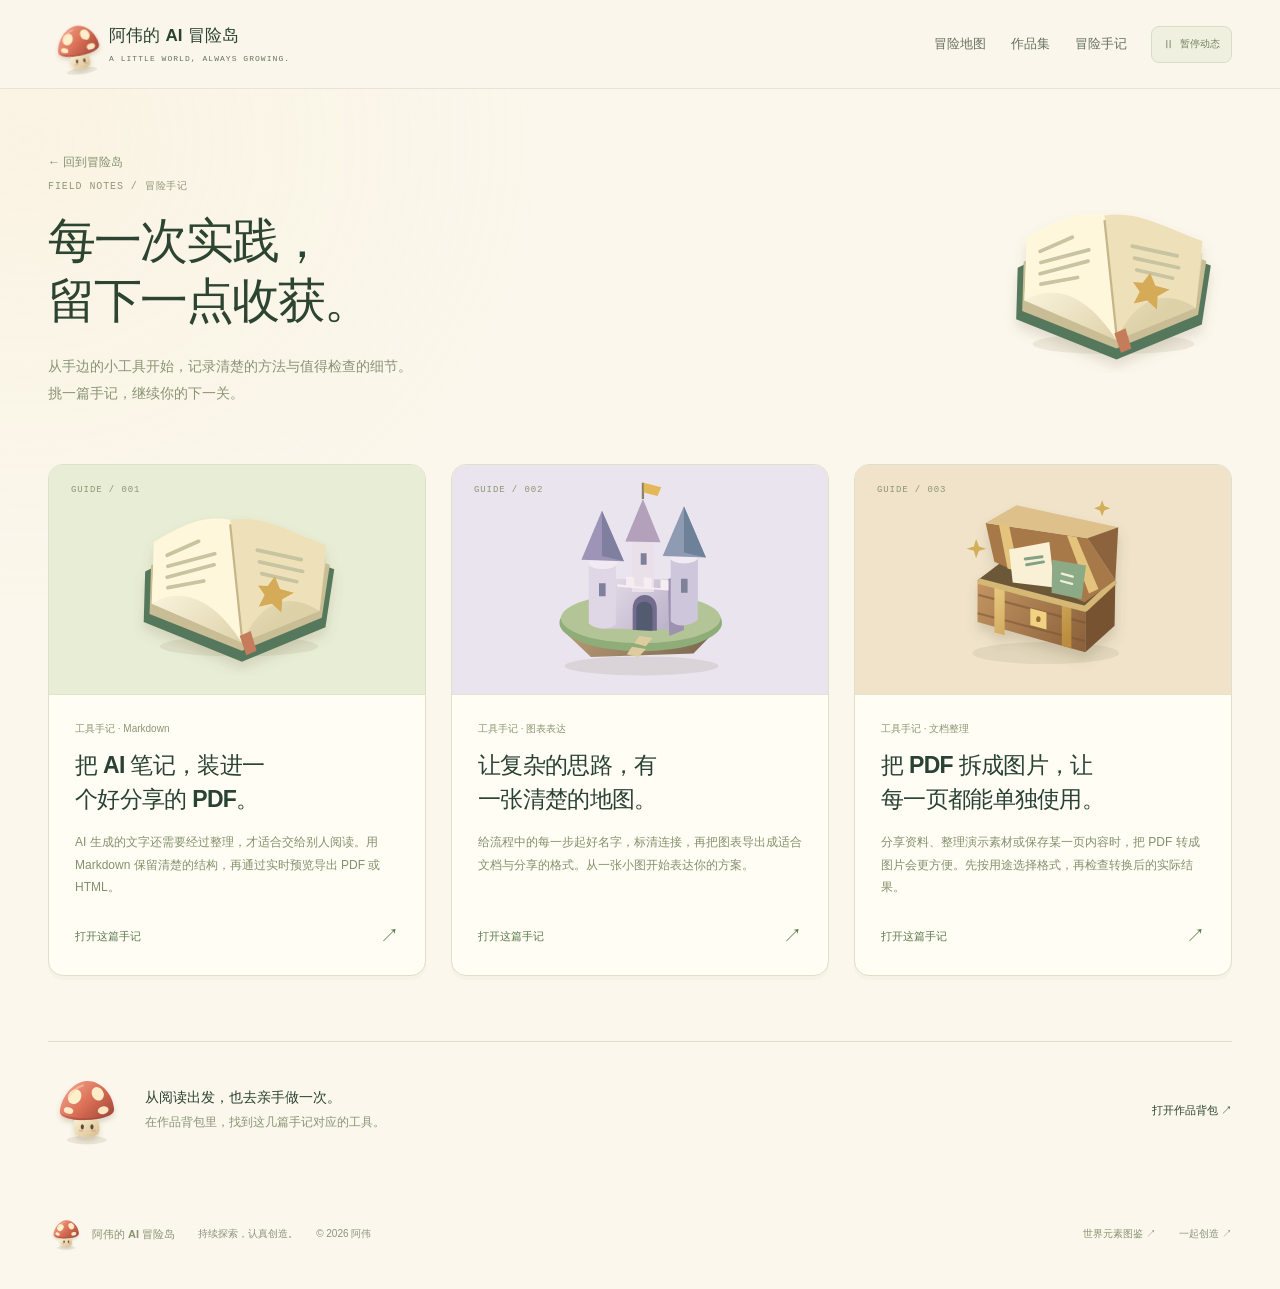
<file: adventure/articles.html>
<!doctype html><html lang="zh-CN"><head><meta charset="utf-8"><meta name="viewport" content="width=device-width,initial-scale=1"><meta name="theme-color" content="#fbf7ec"><meta name="description" content="AI 工具的使用指南与实践方法：Markdown 导出、图表表达、PDF 转图片。"><title>冒险手记 · 阿伟的 AI 冒险岛</title><link rel="stylesheet" href="style.css?v=4"><link rel="stylesheet" href="theme.css?v=4"><link rel="stylesheet" href="reading.css?v=4"><script type="module" src="shared-page.js?v=4"></script></head><body class="page-shell"><a class="skip-link" href="#main">跳到主要内容</a><header class="site-header"><nav class="wrap navigation" aria-label="主导航"><a class="brand" href="index.html#top"><span class="brand-cube" aria-hidden="true"><img src="assets/mushroom.svg" width="54" height="54" alt=""></span><span>阿伟的 AI 冒险岛<small>A LITTLE WORLD, ALWAYS GROWING.</small></span></a><div class="nav-links"><a href="index.html#map">冒险地图</a><a href="index.html#works">作品集</a><a href="articles.html">冒险手记</a></div><button class="page-motion" type="button" data-world-motion aria-pressed="true"><span data-motion-text>暂停动态</span></button></nav></header><main id="main"><section class="wrap page-intro"><div><a class="back-link" href="index.html#journal">← 回到冒险岛</a><p class="eyebrow">FIELD NOTES / 冒险手记</p><h1>每一次实践，<br>留下一点收获。</h1><p>从手边的小工具开始，记录清楚的方法与值得检查的细节。<br>挑一篇手记，继续你的下一关。</p></div><img src="assets/journal-book.svg" width="240" height="210" alt="翻开的冒险手记"></section><div class="wrap archive-grid"><a class="story-card archive-card" href="articles/markdown-export.html"><div class="story-illustration"><span>GUIDE / 001</span><img src="assets/journal-book.svg" width="235" height="205" alt="工具手记 · Markdown插画"></div><div class="story-content"><p class="story-category">工具手记 · Markdown</p><h2>把 AI 笔记，装进一个好分享的 PDF。</h2><p>AI 生成的文字还需要经过整理，才适合交给别人阅读。用 Markdown 保留清楚的结构，再通过实时预览导出 PDF 或 HTML。</p><span class="story-read">打开这篇手记 <b>↗</b></span></div></a><a class="story-card archive-card" href="articles/diagram-export.html"><div class="story-illustration"><span>GUIDE / 002</span><img src="assets/agent-castle.svg" width="235" height="205" alt="工具手记 · 图表表达插画"></div><div class="story-content"><p class="story-category">工具手记 · 图表表达</p><h2>让复杂的思路，有一张清楚的地图。</h2><p>给流程中的每一步起好名字，标清连接，再把图表导出成适合文档与分享的格式。从一张小图开始表达你的方案。</p><span class="story-read">打开这篇手记 <b>↗</b></span></div></a><a class="story-card archive-card" href="articles/pdf-to-images.html"><div class="story-illustration"><span>GUIDE / 003</span><img src="assets/tool-chest.svg" width="235" height="205" alt="工具手记 · 文档整理插画"></div><div class="story-content"><p class="story-category">工具手记 · 文档整理</p><h2>把 PDF 拆成图片，让每一页都能单独使用。</h2><p>分享资料、整理演示素材或保存某一页内容时，把 PDF 转成图片会更方便。先按用途选择格式，再检查转换后的实际结果。</p><span class="story-read">打开这篇手记 <b>↗</b></span></div></a></div><div class="wrap world-footer-note"><img src="assets/mushroom.svg" width="77" height="77" alt=""><div><strong>从阅读出发，也去亲手做一次。</strong><p>在作品背包里，找到这几篇手记对应的工具。</p></div><a class="text-link" href="index.html#works">打开作品背包 ↗</a></div></main><footer class="wrap footer"><a class="footer-brand" href="index.html"><img src="assets/mushroom.svg" width="36" height="36" alt=""><span>阿伟的 AI 冒险岛</span></a><p>持续探索，认真创造。<span>© <span id="year">2026</span> 阿伟</span></p><a href="elements.html">世界元素图鉴 ↗</a><a href="index.html#cooperate">一起创造 ↗</a></footer></body></html>
</file>
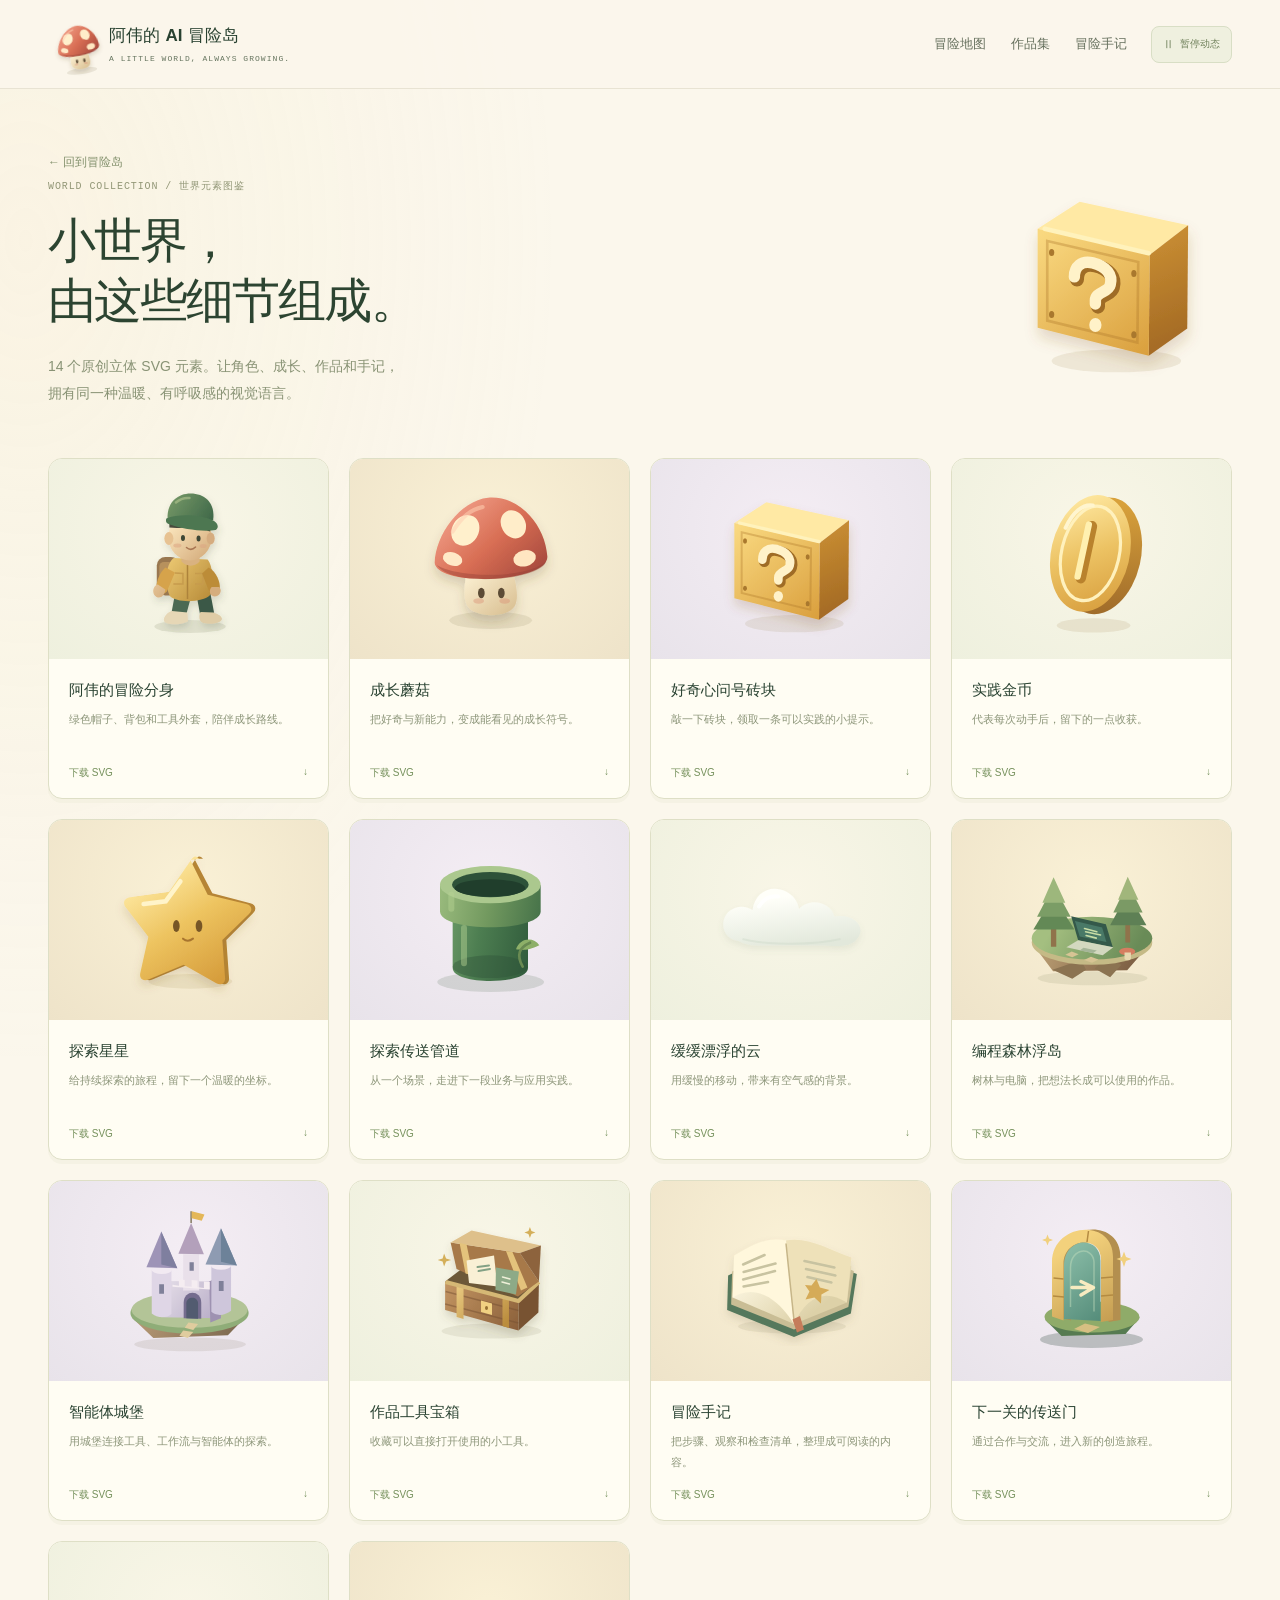
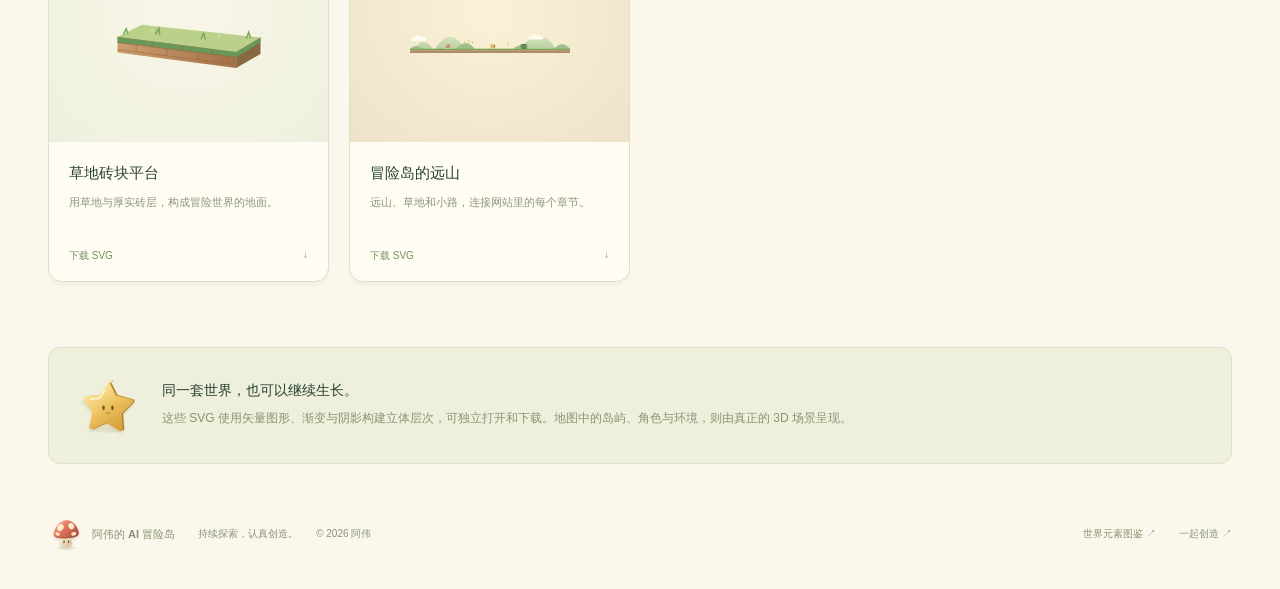
<file: adventure/elements.html>
<!doctype html><html lang="zh-CN"><head><meta charset="utf-8"><meta name="viewport" content="width=device-width,initial-scale=1"><meta name="theme-color" content="#fbf7ec"><meta name="description" content="14 个原创立体 SVG 元素：角色、蘑菇、问号砖块、金币、城堡、工具宝箱与冒险手记。"><title>世界元素图鉴 · 阿伟的 AI 冒险岛</title><link rel="stylesheet" href="style.css?v=4"><link rel="stylesheet" href="theme.css?v=4"><link rel="stylesheet" href="reading.css?v=4"><script type="module" src="shared-page.js?v=4"></script></head><body class="page-shell"><a class="skip-link" href="#main">跳到主要内容</a><header class="site-header"><nav class="wrap navigation" aria-label="主导航"><a class="brand" href="index.html#top"><span class="brand-cube" aria-hidden="true"><img src="assets/mushroom.svg" width="54" height="54" alt=""></span><span>阿伟的 AI 冒险岛<small>A LITTLE WORLD, ALWAYS GROWING.</small></span></a><div class="nav-links"><a href="index.html#map">冒险地图</a><a href="index.html#works">作品集</a><a href="articles.html">冒险手记</a></div><button class="page-motion" type="button" data-world-motion aria-pressed="true"><span data-motion-text>暂停动态</span></button></nav></header><main id="main"><section class="wrap page-intro"><div><a class="back-link" href="index.html">← 回到冒险岛</a><p class="eyebrow">WORLD COLLECTION / 世界元素图鉴</p><h1>小世界，<br>由这些细节组成。</h1><p>14 个原创立体 SVG 元素。让角色、成长、作品和手记，<br>拥有同一种温暖、有呼吸感的视觉语言。</p></div><img src="assets/question-block.svg" width="225" height="210" alt="好奇心问号砖块"></section><div class="wrap asset-grid"><article class="asset-card"><div class="asset-preview"><img src="assets/awei-explorer.svg" width="160" height="160" alt="阿伟的冒险分身" loading="lazy"></div><div class="asset-info"><h2>阿伟的冒险分身</h2><p>绿色帽子、背包和工具外套，陪伴成长路线。</p><a href="assets/awei-explorer.svg" download="awei-awei-explorer.svg">下载 SVG <span aria-hidden="true">↓</span></a></div></article><article class="asset-card"><div class="asset-preview"><img src="assets/mushroom.svg" width="160" height="160" alt="成长蘑菇" loading="lazy"></div><div class="asset-info"><h2>成长蘑菇</h2><p>把好奇与新能力，变成能看见的成长符号。</p><a href="assets/mushroom.svg" download="awei-mushroom.svg">下载 SVG <span aria-hidden="true">↓</span></a></div></article><article class="asset-card"><div class="asset-preview"><img src="assets/question-block.svg" width="160" height="160" alt="好奇心问号砖块" loading="lazy"></div><div class="asset-info"><h2>好奇心问号砖块</h2><p>敲一下砖块，领取一条可以实践的小提示。</p><a href="assets/question-block.svg" download="awei-question-block.svg">下载 SVG <span aria-hidden="true">↓</span></a></div></article><article class="asset-card"><div class="asset-preview"><img src="assets/coin.svg" width="160" height="160" alt="实践金币" loading="lazy"></div><div class="asset-info"><h2>实践金币</h2><p>代表每次动手后，留下的一点收获。</p><a href="assets/coin.svg" download="awei-coin.svg">下载 SVG <span aria-hidden="true">↓</span></a></div></article><article class="asset-card"><div class="asset-preview"><img src="assets/star.svg" width="160" height="160" alt="探索星星" loading="lazy"></div><div class="asset-info"><h2>探索星星</h2><p>给持续探索的旅程，留下一个温暖的坐标。</p><a href="assets/star.svg" download="awei-star.svg">下载 SVG <span aria-hidden="true">↓</span></a></div></article><article class="asset-card"><div class="asset-preview"><img src="assets/pipe.svg" width="160" height="160" alt="探索传送管道" loading="lazy"></div><div class="asset-info"><h2>探索传送管道</h2><p>从一个场景，走进下一段业务与应用实践。</p><a href="assets/pipe.svg" download="awei-pipe.svg">下载 SVG <span aria-hidden="true">↓</span></a></div></article><article class="asset-card"><div class="asset-preview"><img src="assets/cloud.svg" width="160" height="160" alt="缓缓漂浮的云" loading="lazy"></div><div class="asset-info"><h2>缓缓漂浮的云</h2><p>用缓慢的移动，带来有空气感的背景。</p><a href="assets/cloud.svg" download="awei-cloud.svg">下载 SVG <span aria-hidden="true">↓</span></a></div></article><article class="asset-card"><div class="asset-preview"><img src="assets/forest-island.svg" width="160" height="160" alt="编程森林浮岛" loading="lazy"></div><div class="asset-info"><h2>编程森林浮岛</h2><p>树林与电脑，把想法长成可以使用的作品。</p><a href="assets/forest-island.svg" download="awei-forest-island.svg">下载 SVG <span aria-hidden="true">↓</span></a></div></article><article class="asset-card"><div class="asset-preview"><img src="assets/agent-castle.svg" width="160" height="160" alt="智能体城堡" loading="lazy"></div><div class="asset-info"><h2>智能体城堡</h2><p>用城堡连接工具、工作流与智能体的探索。</p><a href="assets/agent-castle.svg" download="awei-agent-castle.svg">下载 SVG <span aria-hidden="true">↓</span></a></div></article><article class="asset-card"><div class="asset-preview"><img src="assets/tool-chest.svg" width="160" height="160" alt="作品工具宝箱" loading="lazy"></div><div class="asset-info"><h2>作品工具宝箱</h2><p>收藏可以直接打开使用的小工具。</p><a href="assets/tool-chest.svg" download="awei-tool-chest.svg">下载 SVG <span aria-hidden="true">↓</span></a></div></article><article class="asset-card"><div class="asset-preview"><img src="assets/journal-book.svg" width="160" height="160" alt="冒险手记" loading="lazy"></div><div class="asset-info"><h2>冒险手记</h2><p>把步骤、观察和检查清单，整理成可阅读的内容。</p><a href="assets/journal-book.svg" download="awei-journal-book.svg">下载 SVG <span aria-hidden="true">↓</span></a></div></article><article class="asset-card"><div class="asset-preview"><img src="assets/world-gate.svg" width="160" height="160" alt="下一关的传送门" loading="lazy"></div><div class="asset-info"><h2>下一关的传送门</h2><p>通过合作与交流，进入新的创造旅程。</p><a href="assets/world-gate.svg" download="awei-world-gate.svg">下载 SVG <span aria-hidden="true">↓</span></a></div></article><article class="asset-card"><div class="asset-preview"><img src="assets/brick-platform.svg" width="160" height="160" alt="草地砖块平台" loading="lazy"></div><div class="asset-info"><h2>草地砖块平台</h2><p>用草地与厚实砖层，构成冒险世界的地面。</p><a href="assets/brick-platform.svg" download="awei-brick-platform.svg">下载 SVG <span aria-hidden="true">↓</span></a></div></article><article class="asset-card"><div class="asset-preview"><img src="assets/adventure-landscape.svg" width="160" height="160" alt="冒险岛的远山" loading="lazy"></div><div class="asset-info"><h2>冒险岛的远山</h2><p>远山、草地和小路，连接网站里的每个章节。</p><a href="assets/adventure-landscape.svg" download="awei-adventure-landscape.svg">下载 SVG <span aria-hidden="true">↓</span></a></div></article></div><div class="wrap atlas-note"><img src="assets/star.svg" width="63" height="63" alt=""><div><strong>同一套世界，也可以继续生长。</strong><p>这些 SVG 使用矢量图形、渐变与阴影构建立体层次，可独立打开和下载。地图中的岛屿、角色与环境，则由真正的 3D 场景呈现。</p></div></div></main><footer class="wrap footer"><a class="footer-brand" href="index.html"><img src="assets/mushroom.svg" width="36" height="36" alt=""><span>阿伟的 AI 冒险岛</span></a><p>持续探索，认真创造。<span>© <span id="year">2026</span> 阿伟</span></p><a href="elements.html">世界元素图鉴 ↗</a><a href="index.html#cooperate">一起创造 ↗</a></footer></body></html>
</file>
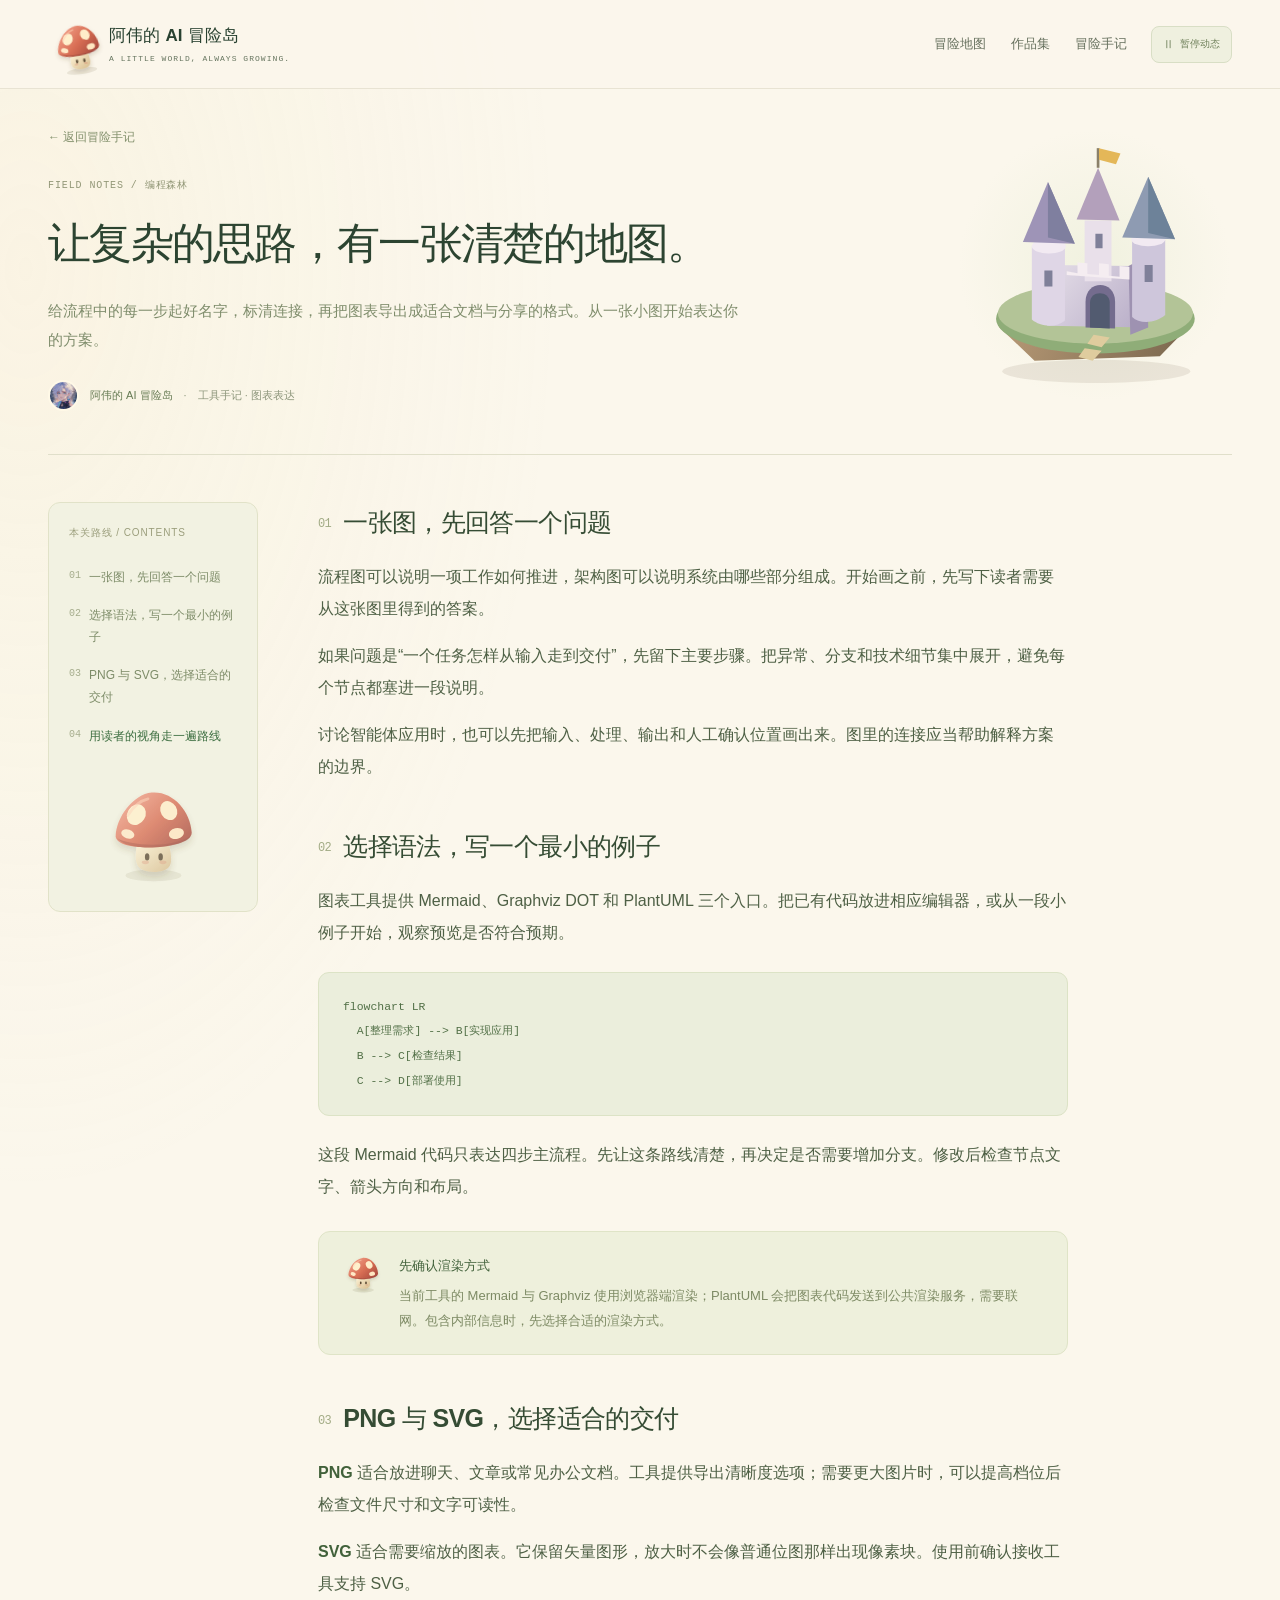
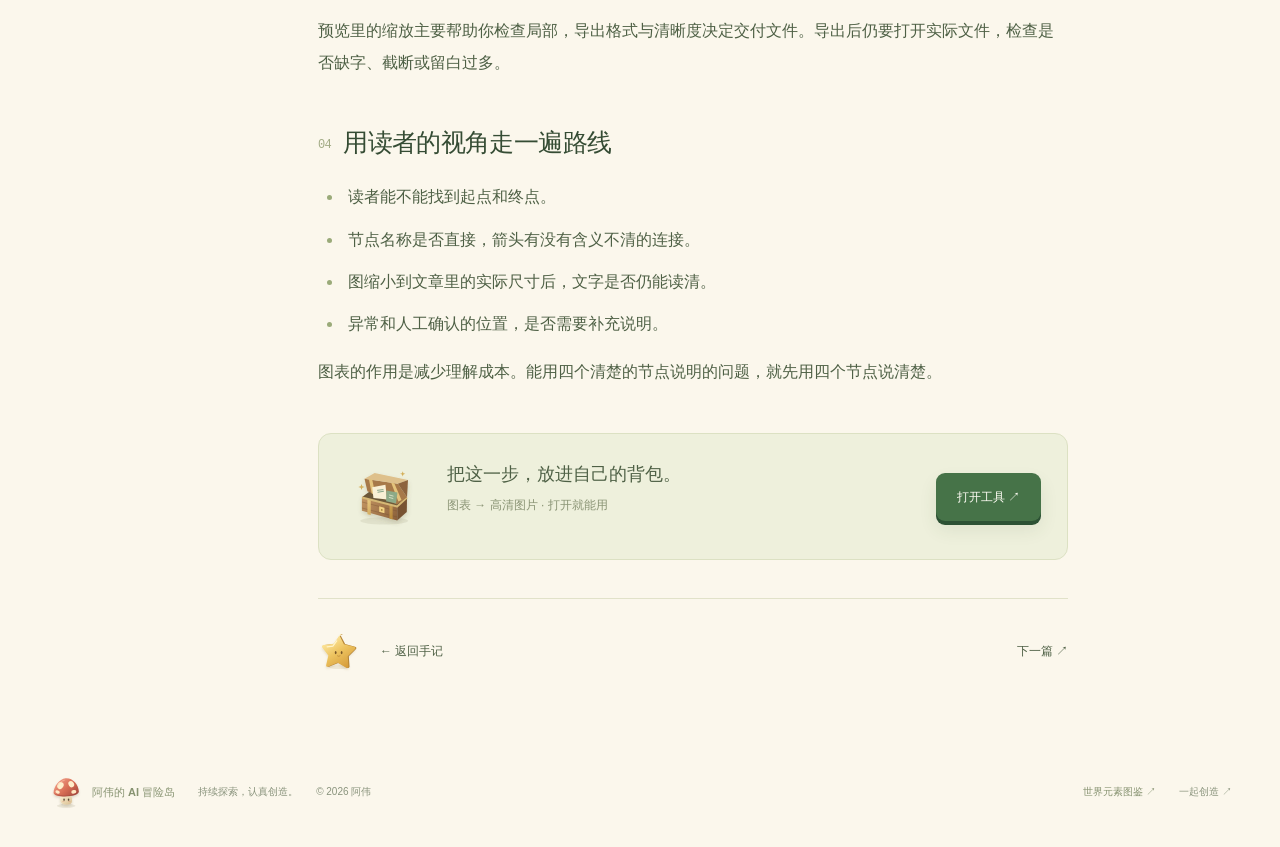
<file: adventure/articles/diagram-export.html>
<!doctype html><html lang="zh-CN"><head><meta charset="utf-8"><meta name="viewport" content="width=device-width,initial-scale=1"><meta name="theme-color" content="#fbf7ec"><meta name="description" content="给流程中的每一步起好名字，标清连接，再把图表导出成适合文档与分享的格式。从一张小图开始表达你的方案。"><title>让复杂的思路，有一张清楚的地图。 · 阿伟的 AI 冒险岛</title><link rel="stylesheet" href="../style.css?v=4"><link rel="stylesheet" href="../theme.css?v=4"><link rel="stylesheet" href="../reading.css?v=4"><script type="module" src="../shared-page.js?v=4"></script></head><body class="page-shell"><a class="skip-link" href="#main">跳到主要内容</a><div id="reading-progress" aria-hidden="true"></div><header class="site-header"><nav class="wrap navigation" aria-label="主导航"><a class="brand" href="../index.html#top"><span class="brand-cube" aria-hidden="true"><img src="../assets/mushroom.svg" width="54" height="54" alt=""></span><span>阿伟的 AI 冒险岛<small>A LITTLE WORLD, ALWAYS GROWING.</small></span></a><div class="nav-links"><a href="../index.html#map">冒险地图</a><a href="../index.html#works">作品集</a><a href="../articles.html">冒险手记</a></div><button class="page-motion" type="button" data-world-motion aria-pressed="true"><span data-motion-text>暂停动态</span></button></nav></header><main id="main"><section class="wrap article-hero"><div><a class="back-link" href="../articles.html">← 返回冒险手记</a><p class="eyebrow">FIELD NOTES / 编程森林</p><h1>让复杂的思路，有一张清楚的地图。</h1><p class="article-deck">给流程中的每一步起好名字，标清连接，再把图表导出成适合文档与分享的格式。从一张小图开始表达你的方案。</p><div class="article-meta"><img src="../../assets/awei-avatar.jpg" width="31" height="31" alt="阿伟头像"><strong>阿伟的 AI 冒险岛</strong><span>·</span><span>工具手记 · 图表表达</span></div></div><div class="article-hero-art"><img src="../assets/agent-castle.svg" width="275" height="250" alt="工具手记 · 图表表达主题插画"></div></section><div class="wrap article-layout"><aside class="article-toc" aria-label="文章目录"><p>本关路线 / CONTENTS</p><a href="#scope"><span>01</span>一张图，先回答一个问题</a><a href="#syntax"><span>02</span>选择语法，写一个最小的例子</a><a href="#export"><span>03</span>PNG 与 SVG，选择适合的交付</a><a href="#review"><span>04</span>用读者的视角走一遍路线</a><img src="../assets/mushroom.svg" width="108" height="112" alt="" aria-hidden="true"></aside><article class="article-prose" aria-label="让复杂的思路，有一张清楚的地图。"><section id="scope" aria-labelledby="scope-title"><h2 id="scope-title"><span>01</span>一张图，先回答一个问题</h2><p>流程图可以说明一项工作如何推进，架构图可以说明系统由哪些部分组成。开始画之前，先写下读者需要从这张图里得到的答案。</p><p>如果问题是“一个任务怎样从输入走到交付”，先留下主要步骤。把异常、分支和技术细节集中展开，避免每个节点都塞进一段说明。</p><p>讨论智能体应用时，也可以先把输入、处理、输出和人工确认位置画出来。图里的连接应当帮助解释方案的边界。</p></section><section id="syntax" aria-labelledby="syntax-title"><h2 id="syntax-title"><span>02</span>选择语法，写一个最小的例子</h2><p>图表工具提供 Mermaid、Graphviz DOT 和 PlantUML 三个入口。把已有代码放进相应编辑器，或从一段小例子开始，观察预览是否符合预期。</p><pre><code>flowchart LR
  A[整理需求] --> B[实现应用]
  B --> C[检查结果]
  C --> D[部署使用]</code></pre><p>这段 Mermaid 代码只表达四步主流程。先让这条路线清楚，再决定是否需要增加分支。修改后检查节点文字、箭头方向和布局。</p><div class="article-note"><img src="../assets/mushroom.svg" alt="" width="42" height="42"><p><strong>先确认渲染方式</strong>当前工具的 Mermaid 与 Graphviz 使用浏览器端渲染；PlantUML 会把图表代码发送到公共渲染服务，需要联网。包含内部信息时，先选择合适的渲染方式。</p></div></section><section id="export" aria-labelledby="export-title"><h2 id="export-title"><span>03</span>PNG 与 SVG，选择适合的交付</h2><p><strong>PNG</strong> 适合放进聊天、文章或常见办公文档。工具提供导出清晰度选项；需要更大图片时，可以提高档位后检查文件尺寸和文字可读性。</p><p><strong>SVG</strong> 适合需要缩放的图表。它保留矢量图形，放大时不会像普通位图那样出现像素块。使用前确认接收工具支持 SVG。</p><p>预览里的缩放主要帮助你检查局部，导出格式与清晰度决定交付文件。导出后仍要打开实际文件，检查是否缺字、截断或留白过多。</p></section><section id="review" aria-labelledby="review-title"><h2 id="review-title"><span>04</span>用读者的视角走一遍路线</h2><ul><li>读者能不能找到起点和终点。</li><li>节点名称是否直接，箭头有没有含义不清的连接。</li><li>图缩小到文章里的实际尺寸后，文字是否仍能读清。</li><li>异常和人工确认的位置，是否需要补充说明。</li></ul><p>图表的作用是减少理解成本。能用四个清楚的节点说明的问题，就先用四个节点说清楚。</p></section><div class="article-tool-cta"><img src="../assets/tool-chest.svg" width="77" height="77" alt="工具宝箱"><div><h3>把这一步，放进自己的背包。</h3><p>图表 → 高清图片 · 打开就能用</p></div><a class="button button-primary" href="../../photo/diagram-converter.html" target="_blank" rel="noopener noreferrer">打开工具 ↗</a></div><div class="article-end"><img src="../assets/star.svg" width="42" height="42" alt=""><a class="text-link" href="../articles.html">← 返回手记</a><a class="text-link" href="pdf-to-images.html">下一篇 ↗</a></div></article></div></main><footer class="wrap footer"><a class="footer-brand" href="../index.html"><img src="../assets/mushroom.svg" width="36" height="36" alt=""><span>阿伟的 AI 冒险岛</span></a><p>持续探索，认真创造。<span>© <span id="year">2026</span> 阿伟</span></p><a href="../elements.html">世界元素图鉴 ↗</a><a href="../index.html#cooperate">一起创造 ↗</a></footer></body></html>
</file>
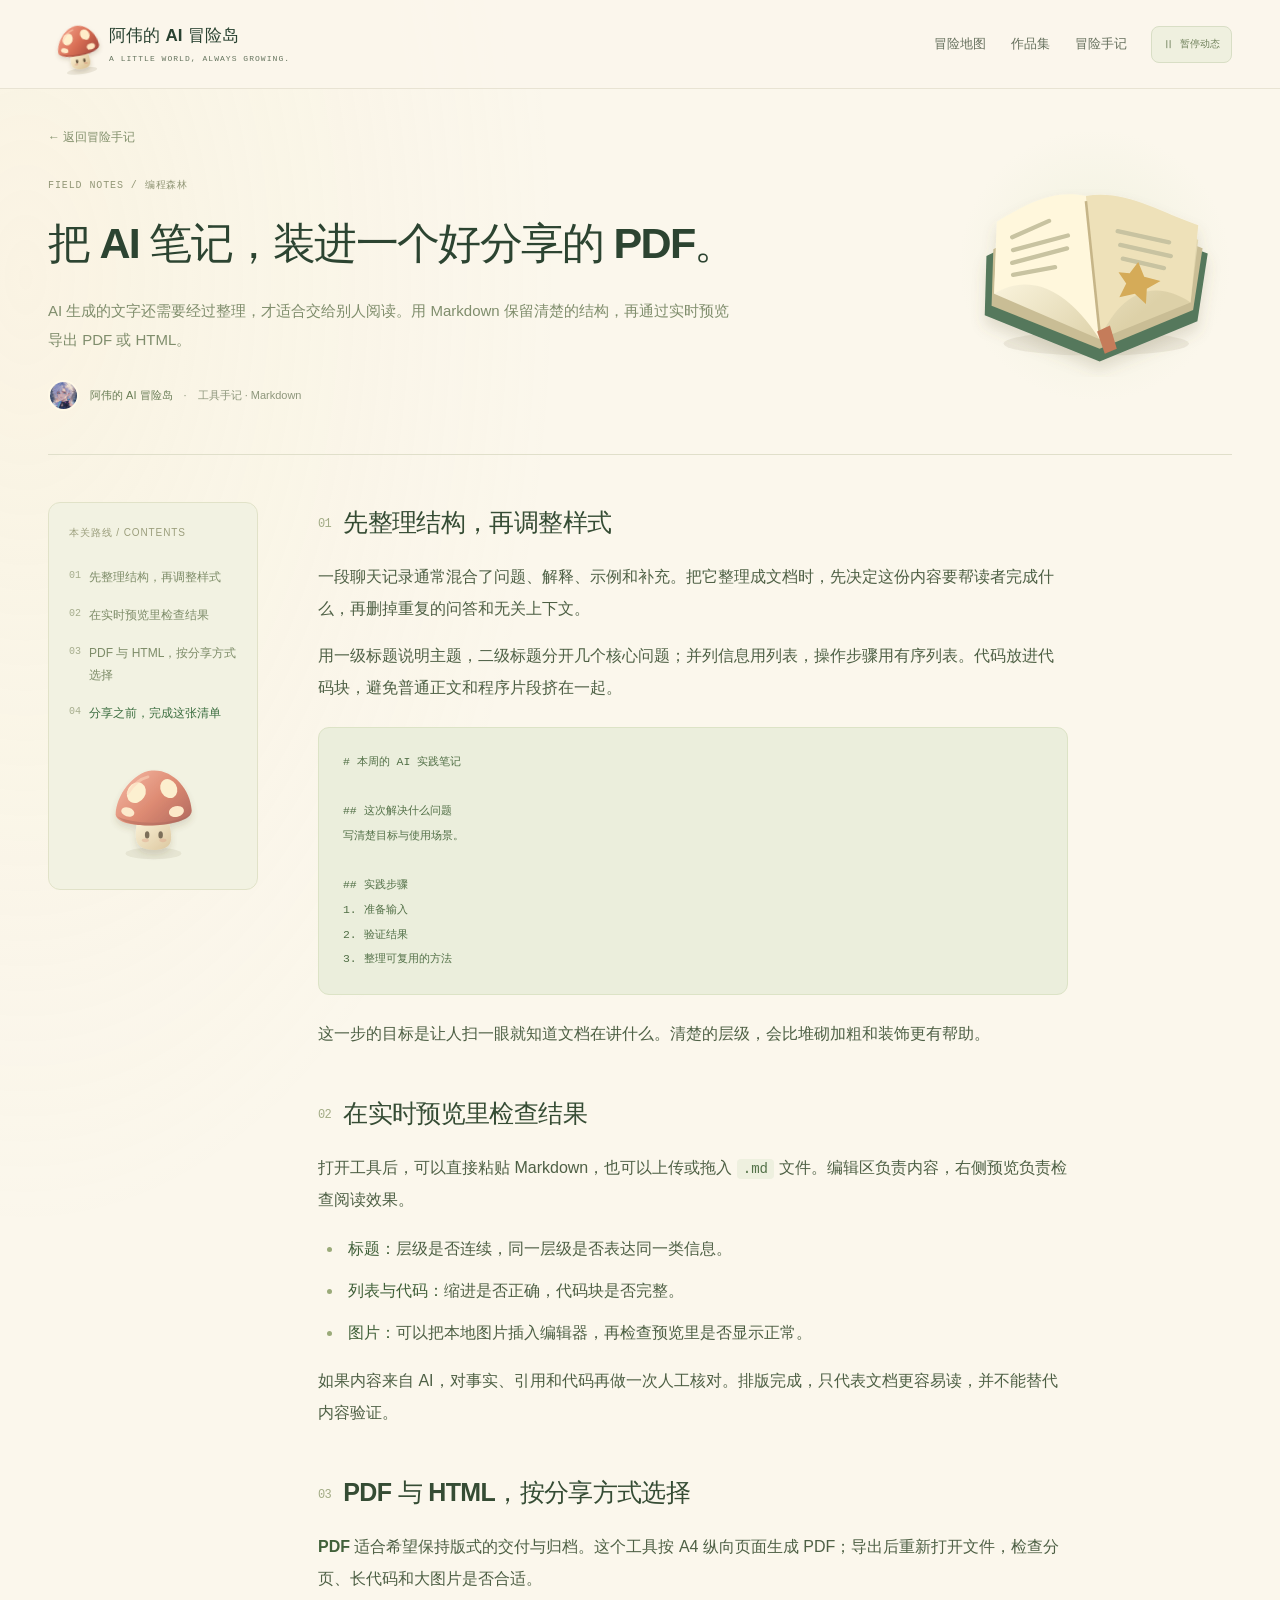
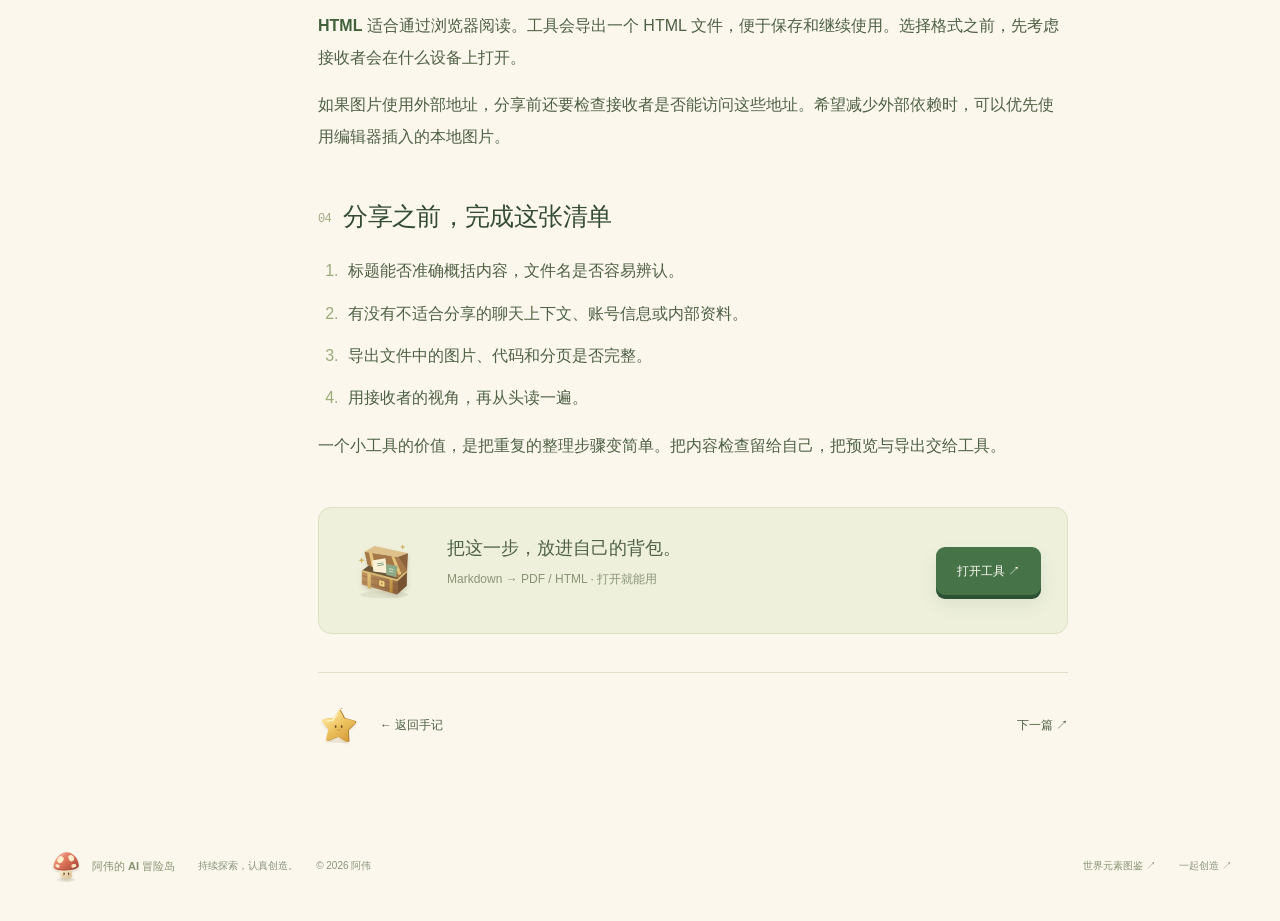
<file: adventure/articles/markdown-export.html>
<!doctype html><html lang="zh-CN"><head><meta charset="utf-8"><meta name="viewport" content="width=device-width,initial-scale=1"><meta name="theme-color" content="#fbf7ec"><meta name="description" content="AI 生成的文字还需要经过整理，才适合交给别人阅读。用 Markdown 保留清楚的结构，再通过实时预览导出 PDF 或 HTML。"><title>把 AI 笔记，装进一个好分享的 PDF。 · 阿伟的 AI 冒险岛</title><link rel="stylesheet" href="../style.css?v=4"><link rel="stylesheet" href="../theme.css?v=4"><link rel="stylesheet" href="../reading.css?v=4"><script type="module" src="../shared-page.js?v=4"></script></head><body class="page-shell"><a class="skip-link" href="#main">跳到主要内容</a><div id="reading-progress" aria-hidden="true"></div><header class="site-header"><nav class="wrap navigation" aria-label="主导航"><a class="brand" href="../index.html#top"><span class="brand-cube" aria-hidden="true"><img src="../assets/mushroom.svg" width="54" height="54" alt=""></span><span>阿伟的 AI 冒险岛<small>A LITTLE WORLD, ALWAYS GROWING.</small></span></a><div class="nav-links"><a href="../index.html#map">冒险地图</a><a href="../index.html#works">作品集</a><a href="../articles.html">冒险手记</a></div><button class="page-motion" type="button" data-world-motion aria-pressed="true"><span data-motion-text>暂停动态</span></button></nav></header><main id="main"><section class="wrap article-hero"><div><a class="back-link" href="../articles.html">← 返回冒险手记</a><p class="eyebrow">FIELD NOTES / 编程森林</p><h1>把 AI 笔记，装进一个好分享的 PDF。</h1><p class="article-deck">AI 生成的文字还需要经过整理，才适合交给别人阅读。用 Markdown 保留清楚的结构，再通过实时预览导出 PDF 或 HTML。</p><div class="article-meta"><img src="../../assets/awei-avatar.jpg" width="31" height="31" alt="阿伟头像"><strong>阿伟的 AI 冒险岛</strong><span>·</span><span>工具手记 · Markdown</span></div></div><div class="article-hero-art"><img src="../assets/journal-book.svg" width="275" height="250" alt="工具手记 · Markdown主题插画"></div></section><div class="wrap article-layout"><aside class="article-toc" aria-label="文章目录"><p>本关路线 / CONTENTS</p><a href="#structure"><span>01</span>先整理结构，再调整样式</a><a href="#preview"><span>02</span>在实时预览里检查结果</a><a href="#format"><span>03</span>PDF 与 HTML，按分享方式选择</a><a href="#check"><span>04</span>分享之前，完成这张清单</a><img src="../assets/mushroom.svg" width="108" height="112" alt="" aria-hidden="true"></aside><article class="article-prose" aria-label="把 AI 笔记，装进一个好分享的 PDF。"><section id="structure" aria-labelledby="structure-title"><h2 id="structure-title"><span>01</span>先整理结构，再调整样式</h2><p>一段聊天记录通常混合了问题、解释、示例和补充。把它整理成文档时，先决定这份内容要帮读者完成什么，再删掉重复的问答和无关上下文。</p><p>用一级标题说明主题，二级标题分开几个核心问题；并列信息用列表，操作步骤用有序列表。代码放进代码块，避免普通正文和程序片段挤在一起。</p><pre><code># 本周的 AI 实践笔记

## 这次解决什么问题
写清楚目标与使用场景。

## 实践步骤
1. 准备输入
2. 验证结果
3. 整理可复用的方法</code></pre><p>这一步的目标是让人扫一眼就知道文档在讲什么。清楚的层级，会比堆砌加粗和装饰更有帮助。</p></section><section id="preview" aria-labelledby="preview-title"><h2 id="preview-title"><span>02</span>在实时预览里检查结果</h2><p>打开工具后，可以直接粘贴 Markdown，也可以上传或拖入 <code>.md</code> 文件。编辑区负责内容，右侧预览负责检查阅读效果。</p><ul><li><strong>标题：</strong>层级是否连续，同一层级是否表达同一类信息。</li><li><strong>列表与代码：</strong>缩进是否正确，代码块是否完整。</li><li><strong>图片：</strong>可以把本地图片插入编辑器，再检查预览里是否显示正常。</li></ul><p>如果内容来自 AI，对事实、引用和代码再做一次人工核对。排版完成，只代表文档更容易读，并不能替代内容验证。</p></section><section id="format" aria-labelledby="format-title"><h2 id="format-title"><span>03</span>PDF 与 HTML，按分享方式选择</h2><p><strong>PDF</strong> 适合希望保持版式的交付与归档。这个工具按 A4 纵向页面生成 PDF；导出后重新打开文件，检查分页、长代码和大图片是否合适。</p><p><strong>HTML</strong> 适合通过浏览器阅读。工具会导出一个 HTML 文件，便于保存和继续使用。选择格式之前，先考虑接收者会在什么设备上打开。</p><p>如果图片使用外部地址，分享前还要检查接收者是否能访问这些地址。希望减少外部依赖时，可以优先使用编辑器插入的本地图片。</p></section><section id="check" aria-labelledby="check-title"><h2 id="check-title"><span>04</span>分享之前，完成这张清单</h2><ol><li>标题能否准确概括内容，文件名是否容易辨认。</li><li>有没有不适合分享的聊天上下文、账号信息或内部资料。</li><li>导出文件中的图片、代码和分页是否完整。</li><li>用接收者的视角，再从头读一遍。</li></ol><p>一个小工具的价值，是把重复的整理步骤变简单。把内容检查留给自己，把预览与导出交给工具。</p></section><div class="article-tool-cta"><img src="../assets/tool-chest.svg" width="77" height="77" alt="工具宝箱"><div><h3>把这一步，放进自己的背包。</h3><p>Markdown → PDF / HTML · 打开就能用</p></div><a class="button button-primary" href="../../md2pdf/index.html" target="_blank" rel="noopener noreferrer">打开工具 ↗</a></div><div class="article-end"><img src="../assets/star.svg" width="42" height="42" alt=""><a class="text-link" href="../articles.html">← 返回手记</a><a class="text-link" href="diagram-export.html">下一篇 ↗</a></div></article></div></main><footer class="wrap footer"><a class="footer-brand" href="../index.html"><img src="../assets/mushroom.svg" width="36" height="36" alt=""><span>阿伟的 AI 冒险岛</span></a><p>持续探索，认真创造。<span>© <span id="year">2026</span> 阿伟</span></p><a href="../elements.html">世界元素图鉴 ↗</a><a href="../index.html#cooperate">一起创造 ↗</a></footer></body></html>
</file>
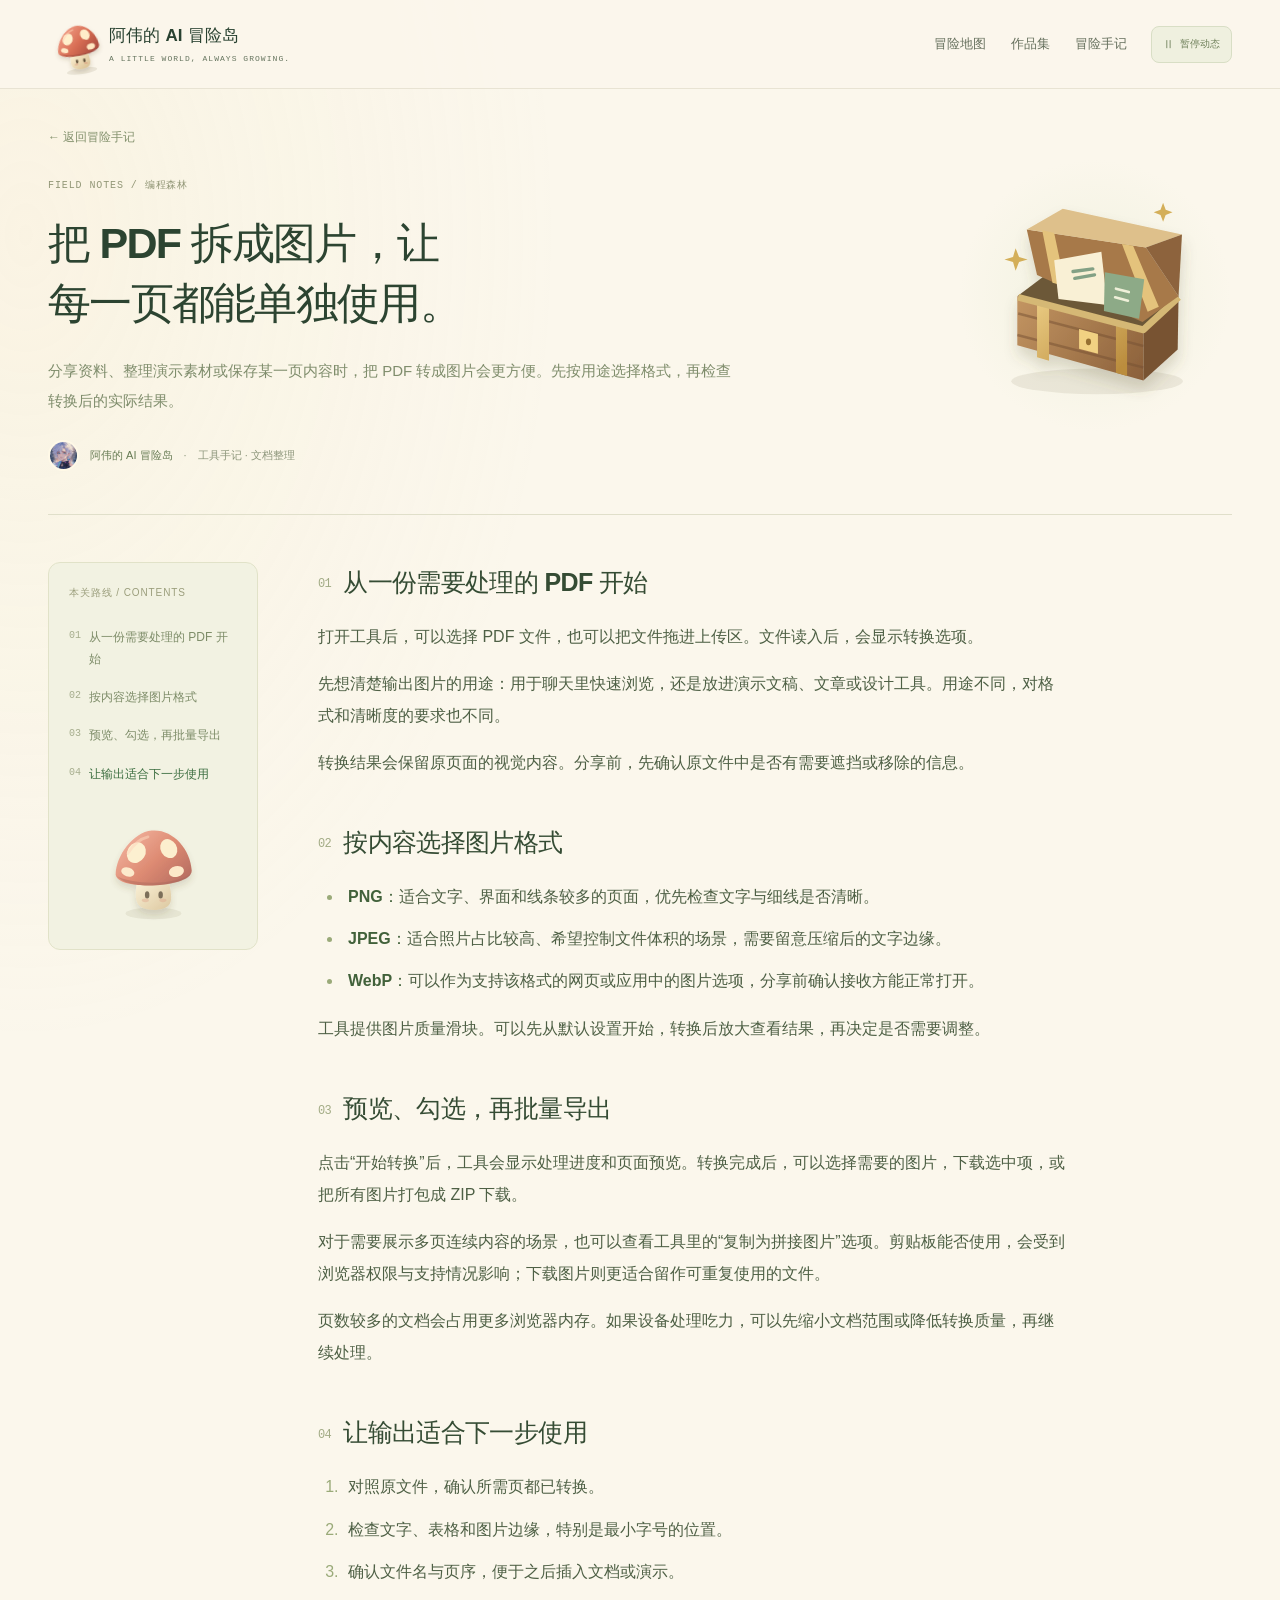
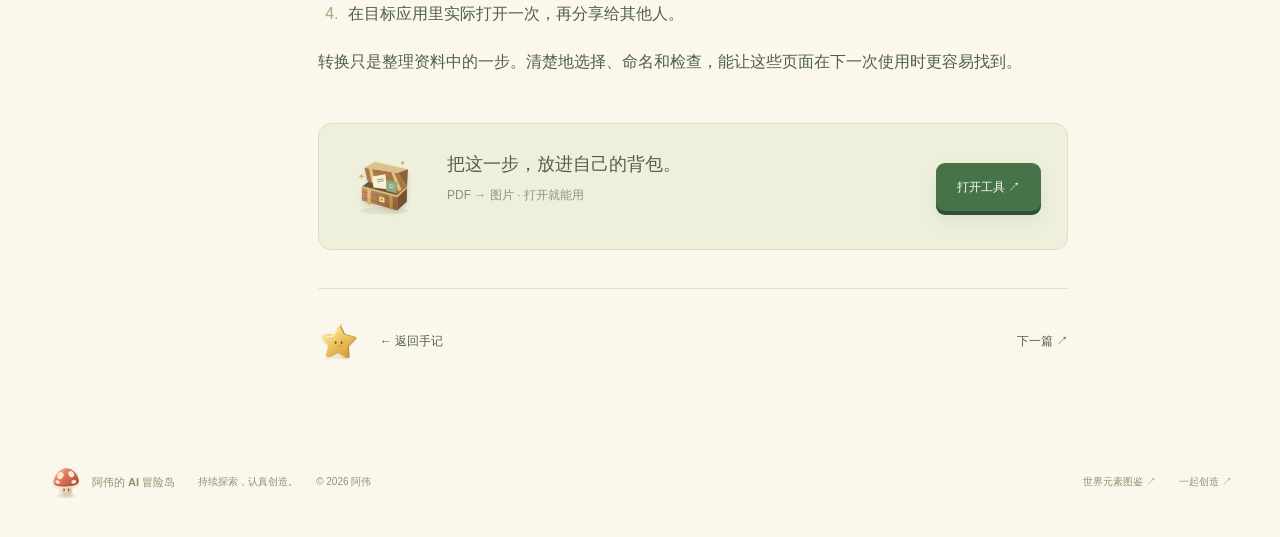
<file: adventure/articles/pdf-to-images.html>
<!doctype html><html lang="zh-CN"><head><meta charset="utf-8"><meta name="viewport" content="width=device-width,initial-scale=1"><meta name="theme-color" content="#fbf7ec"><meta name="description" content="分享资料、整理演示素材或保存某一页内容时，把 PDF 转成图片会更方便。先按用途选择格式，再检查转换后的实际结果。"><title>把 PDF 拆成图片，让每一页都能单独使用。 · 阿伟的 AI 冒险岛</title><link rel="stylesheet" href="../style.css?v=4"><link rel="stylesheet" href="../theme.css?v=4"><link rel="stylesheet" href="../reading.css?v=4"><script type="module" src="../shared-page.js?v=4"></script></head><body class="page-shell"><a class="skip-link" href="#main">跳到主要内容</a><div id="reading-progress" aria-hidden="true"></div><header class="site-header"><nav class="wrap navigation" aria-label="主导航"><a class="brand" href="../index.html#top"><span class="brand-cube" aria-hidden="true"><img src="../assets/mushroom.svg" width="54" height="54" alt=""></span><span>阿伟的 AI 冒险岛<small>A LITTLE WORLD, ALWAYS GROWING.</small></span></a><div class="nav-links"><a href="../index.html#map">冒险地图</a><a href="../index.html#works">作品集</a><a href="../articles.html">冒险手记</a></div><button class="page-motion" type="button" data-world-motion aria-pressed="true"><span data-motion-text>暂停动态</span></button></nav></header><main id="main"><section class="wrap article-hero"><div><a class="back-link" href="../articles.html">← 返回冒险手记</a><p class="eyebrow">FIELD NOTES / 编程森林</p><h1>把 PDF 拆成图片，让每一页都能单独使用。</h1><p class="article-deck">分享资料、整理演示素材或保存某一页内容时，把 PDF 转成图片会更方便。先按用途选择格式，再检查转换后的实际结果。</p><div class="article-meta"><img src="../../assets/awei-avatar.jpg" width="31" height="31" alt="阿伟头像"><strong>阿伟的 AI 冒险岛</strong><span>·</span><span>工具手记 · 文档整理</span></div></div><div class="article-hero-art"><img src="../assets/tool-chest.svg" width="275" height="250" alt="工具手记 · 文档整理主题插画"></div></section><div class="wrap article-layout"><aside class="article-toc" aria-label="文章目录"><p>本关路线 / CONTENTS</p><a href="#input"><span>01</span>从一份需要处理的 PDF 开始</a><a href="#format"><span>02</span>按内容选择图片格式</a><a href="#batch"><span>03</span>预览、勾选，再批量导出</a><a href="#check"><span>04</span>让输出适合下一步使用</a><img src="../assets/mushroom.svg" width="108" height="112" alt="" aria-hidden="true"></aside><article class="article-prose" aria-label="把 PDF 拆成图片，让每一页都能单独使用。"><section id="input" aria-labelledby="input-title"><h2 id="input-title"><span>01</span>从一份需要处理的 PDF 开始</h2><p>打开工具后，可以选择 PDF 文件，也可以把文件拖进上传区。文件读入后，会显示转换选项。</p><p>先想清楚输出图片的用途：用于聊天里快速浏览，还是放进演示文稿、文章或设计工具。用途不同，对格式和清晰度的要求也不同。</p><p>转换结果会保留原页面的视觉内容。分享前，先确认原文件中是否有需要遮挡或移除的信息。</p></section><section id="format" aria-labelledby="format-title"><h2 id="format-title"><span>02</span>按内容选择图片格式</h2><ul><li><strong>PNG：</strong>适合文字、界面和线条较多的页面，优先检查文字与细线是否清晰。</li><li><strong>JPEG：</strong>适合照片占比较高、希望控制文件体积的场景，需要留意压缩后的文字边缘。</li><li><strong>WebP：</strong>可以作为支持该格式的网页或应用中的图片选项，分享前确认接收方能正常打开。</li></ul><p>工具提供图片质量滑块。可以先从默认设置开始，转换后放大查看结果，再决定是否需要调整。</p></section><section id="batch" aria-labelledby="batch-title"><h2 id="batch-title"><span>03</span>预览、勾选，再批量导出</h2><p>点击“开始转换”后，工具会显示处理进度和页面预览。转换完成后，可以选择需要的图片，下载选中项，或把所有图片打包成 ZIP 下载。</p><p>对于需要展示多页连续内容的场景，也可以查看工具里的“复制为拼接图片”选项。剪贴板能否使用，会受到浏览器权限与支持情况影响；下载图片则更适合留作可重复使用的文件。</p><p>页数较多的文档会占用更多浏览器内存。如果设备处理吃力，可以先缩小文档范围或降低转换质量，再继续处理。</p></section><section id="check" aria-labelledby="check-title"><h2 id="check-title"><span>04</span>让输出适合下一步使用</h2><ol><li>对照原文件，确认所需页都已转换。</li><li>检查文字、表格和图片边缘，特别是最小字号的位置。</li><li>确认文件名与页序，便于之后插入文档或演示。</li><li>在目标应用里实际打开一次，再分享给其他人。</li></ol><p>转换只是整理资料中的一步。清楚地选择、命名和检查，能让这些页面在下一次使用时更容易找到。</p></section><div class="article-tool-cta"><img src="../assets/tool-chest.svg" width="77" height="77" alt="工具宝箱"><div><h3>把这一步，放进自己的背包。</h3><p>PDF → 图片 · 打开就能用</p></div><a class="button button-primary" href="../../photo/pdf2imageV2.html" target="_blank" rel="noopener noreferrer">打开工具 ↗</a></div><div class="article-end"><img src="../assets/star.svg" width="42" height="42" alt=""><a class="text-link" href="../articles.html">← 返回手记</a><a class="text-link" href="markdown-export.html">下一篇 ↗</a></div></article></div></main><footer class="wrap footer"><a class="footer-brand" href="../index.html"><img src="../assets/mushroom.svg" width="36" height="36" alt=""><span>阿伟的 AI 冒险岛</span></a><p>持续探索，认真创造。<span>© <span id="year">2026</span> 阿伟</span></p><a href="../elements.html">世界元素图鉴 ↗</a><a href="../index.html#cooperate">一起创造 ↗</a></footer></body></html>
</file>
<file: adventure/style.css>
@charset "UTF-8";
:root{--cream:#f7f5ed;--paper:#fffdf8;--ink:#233d32;--muted:#6d776b;--green:#386746;--green-dark:#264d35;--line:#dedfd2;--yellow:#efcb6b;--coral:#c77e61;--font:"Segoe UI","PingFang SC","Microsoft YaHei",sans-serif;color:var(--ink);background:var(--cream);font-family:var(--font);font-synthesis:none;scroll-behavior:smooth;scroll-padding-top:100px}
*{box-sizing:border-box}body{margin:0;min-width:320px;-webkit-font-smoothing:antialiased}body.is-locked{overflow:hidden}button,input{font:inherit}button,a{-webkit-tap-highlight-color:transparent}a{color:inherit;text-decoration:none}button{cursor:pointer;color:inherit}button:focus-visible,a:focus-visible{outline:3px solid #c9902a;outline-offset:5px}button{border:0;background:none}h1,h2,h3,p{margin:0}h1,h2,h3{text-wrap:balance}p{line-height:1.8}button,a{touch-action:manipulation}.wrap{width:min(1240px,calc(100% - 96px));margin-inline:auto}.skip-link{position:absolute;z-index:100;top:8px;left:8px;padding:12px;background:var(--paper);transform:translateY(-160%)}.skip-link:focus{transform:none}[hidden]{display:none!important}.site-header{border-bottom:1px solid var(--line);background:rgba(247,245,237,.94)}.navigation{height:96px;display:flex;align-items:center;gap:32px}.brand{display:flex;align-items:center;gap:13px;font-size:17px;font-weight:750;letter-spacing:.01em}.brand small{display:block;font:9px/1.4 Consolas,monospace;letter-spacing:.15em;margin-top:6px;color:var(--muted)}.brand-cube{height:43px;width:43px;display:grid;place-items:center;background:var(--green);color:var(--paper);font:bold 32px/1 Georgia,serif;border-radius:11px;box-shadow:3px 4px 0 #224e33,5px 7px 8px #2d56311a;transform:rotate(-7deg);padding-bottom:6px}.nav-links{display:flex;gap:31px;margin-left:auto;font-size:13px;align-items:center;color:#687469}.nav-links a{position:relative;padding:12px 0}.nav-links a:hover,.nav-links .active{color:var(--green-dark)}.nav-links .active:after{content:"";position:absolute;bottom:2px;width:4px;height:4px;border-radius:50%;background:var(--green);left:calc(50% - 2px)}.button{display:inline-flex;align-items:center;justify-content:center;gap:28px;padding:14px 21px;border-radius:8px;min-height:48px;font-size:13px;font-weight:650;line-height:1.5;transition:transform .2s,box-shadow .2s}.button:hover{transform:translateY(-2px)}.nav-contact{background:#e9eddf;border:1px solid #d7decc;min-height:41px;padding:10px 17px;gap:21px}.button-primary{background:var(--green);color:#fffdf5;box-shadow:0 4px 0 #254b31,0 8px 18px #2f57311a}.button-primary:hover{box-shadow:0 5px 0 #254b31,0 10px 20px #2f573122}.button-outline{border:1px solid var(--line);background:var(--paper)}.text-link{font-size:13px;font-weight:600;display:inline-flex;gap:17px;align-items:center;padding:8px 0;line-height:1.7}.text-link:hover{color:#987032}.hero{display:grid;grid-template-columns:40% 60%;padding-top:47px;padding-bottom:48px;align-items:start}.hero-copy{padding-top:46px;position:relative;z-index:2}.player-tag{display:flex;align-items:center;gap:9px;font:11px/1.5 Consolas,"Microsoft YaHei",monospace;letter-spacing:.08em}.status-dot{width:7px;height:7px;background:#728e49;border-radius:50%;box-shadow:0 0 0 4px #aabd7c22}.tag-rule{width:17px;height:1px;background:#bdc2af;margin:0 3px}h1{font-size:clamp(46px,4.55vw,68px);line-height:1.18;letter-spacing:-.045em;font-weight:800;margin-top:25px;color:#23392e}.title-green{color:var(--green);position:relative;display:inline-block;z-index:0}.title-green svg{position:absolute;width:100%;height:20px;bottom:-8px;left:0;z-index:-1;fill:none;stroke:#e8c67a;stroke-width:9;stroke-linecap:round}.hero-description{font-size:14px;color:#75806f;margin-top:27px;line-height:1.95}.hero-actions{display:flex;align-items:center;gap:25px;margin-top:29px}.hero-profile{display:flex;align-items:center;gap:11px;border-top:1px solid var(--line);margin-top:37px;padding-top:22px;max-width:350px}.hero-profile img{border-radius:50%;object-fit:cover;border:3px solid var(--paper);box-shadow:0 2px 5px #0001}.hero-profile strong{display:block;font-size:11px;line-height:1.8;font-weight:600}.hero-profile p>span{display:block;font-size:10px;color:var(--muted);line-height:1.8}.profile-star{font-size:28px;color:#c79e51;margin-left:auto}.world-area{min-width:0;position:relative}.world-topline{display:flex;justify-content:space-between;align-items:center;color:#7b8473;font:10px/1.4 Consolas,monospace;letter-spacing:.1em;padding:0 4px 0 28px}.world-topline>span{display:flex;align-items:center;gap:8px}.world-topline i{display:inline-block;width:5px;height:5px;border-radius:50%;background:#a6b18b}.reset-view{display:flex;gap:6px;align-items:center;color:#6b7766;font-size:15px;padding:7px}.reset-view span{font:10px var(--font);letter-spacing:0}.world-canvas-wrap{position:relative;height:440px;margin:0 -25px;background:radial-gradient(ellipse at 52% 57%,#e8eee245,transparent 65%);overflow:hidden;touch-action:pan-y;isolation:isolate}#world{display:block;width:100%;height:100%;cursor:grab;touch-action:pan-y;outline-offset:-3px}#world:active{cursor:grabbing}.world-labels{position:absolute;inset:0;pointer-events:none}.map-label{position:absolute;top:0;left:0;pointer-events:auto;background:#fffef7ed;backdrop-filter:blur(5px);box-shadow:0 3px 0 #d5dac54d,0 4px 16px #35423012;border:1px solid #d9ddcd;border-radius:6px;padding:7px 10px;white-space:nowrap;font-size:10px;display:flex;align-items:center;gap:6px;transition:background .2s,color .2s;visibility:hidden}.map-label span{font:9px Consolas,monospace;opacity:.6}.map-label:hover{background:white}.map-label.selected{background:var(--green-dark);color:#fffcf0;border-color:var(--green-dark);box-shadow:0 3px 0 #193b26,0 6px 14px #34533322}.map-label.selected:after{content:"";position:absolute;left:calc(50% - 4px);bottom:-5px;border-left:4px solid transparent;border-right:4px solid transparent;border-top:5px solid var(--green-dark)}.map-hint{display:flex;align-items:center;gap:8px;font-size:10px;color:#7c8576;justify-content:center;margin-top:-1px}.hint-drag{font-size:18px}.hint-end{margin-left:18px;color:#9b9e8d;font-size:9px}.stage-detail{display:flex;gap:15px;align-items:center;background:#fdfbf5;border:1px solid #dedfcf;box-shadow:0 4px 0 #e9e8dc60;border-radius:10px;padding:18px 20px;margin:18px 0 0 23px}.stage-icon{width:43px;height:43px;flex:none;display:grid;place-items:center;background:#e8ecd9;color:#6b8050;border:1px solid #dce3c6;border-radius:11px;font-size:26px;box-shadow:0 3px 0 #d4dbc1}.stage-eyebrow{font:9px/1.4 Consolas,monospace;color:#879079;letter-spacing:.08em}.stage-detail h2{font-size:14px;font-weight:650;margin-top:5px}.stage-detail p{font-size:10px;color:#7c8574;margin-top:5px;line-height:1.7}.stage-detail>a{font-size:25px;margin-left:auto;padding:7px;color:#81906d}.scene-fallback{position:absolute;inset:15px;display:flex;align-items:center;justify-content:center;flex-direction:column;text-align:center;background:#e8eddf;border-radius:35% 30%;padding:20px}.scene-fallback>span{font-size:100px;color:var(--green)}.scene-fallback p{font-size:13px;color:var(--muted);max-width:280px}.world-canvas-wrap.fallback{height:350px}.world-canvas-wrap.fallback .world-labels{display:flex;flex-wrap:wrap;align-content:flex-end;justify-content:center;gap:6px;padding-bottom:15px}.world-canvas-wrap.fallback .map-label{position:relative;visibility:visible;transform:none!important}.path-strip{border-block:1px solid var(--line);background:#eeefe4}.path-strip>.wrap{display:flex;align-items:center;justify-content:space-between;gap:20px;min-height:63px;font-size:12px}.strip-note{font-size:10px;color:#859078}.path-strip b{font-weight:400;font-size:20px;margin-right:7px;color:#81965c;vertical-align:middle}.path-strip i{font:15px Consolas,monospace;color:#acb49b}.strip-end{font:9px Consolas,monospace;letter-spacing:.07em;color:#889376}.section{padding-block:74px}.section-heading{display:flex;align-items:flex-end;justify-content:space-between;gap:24px}.eyebrow{font:10px/1.6 Consolas,"Microsoft YaHei",monospace;letter-spacing:.09em;color:#7d876f;margin-bottom:14px;display:flex;align-items:center;gap:10px}.eyebrow>span{display:grid;place-items:center;width:22px;height:19px;border:1px solid #cfd5bc;border-radius:4px;font-size:9px}.section-heading h2{font-size:29px;line-height:1.5;letter-spacing:-.035em;font-weight:750}.section-heading h2>span{color:#7a8671}.section-heading>.text-link{font-size:11px;margin-bottom:4px}.works-toolbar{display:flex;align-items:center;justify-content:space-between;gap:16px;margin-block:24px}.works-toolbar>p{font-size:12px;color:#808876}.filters{display:flex;gap:4px;flex-shrink:0}.filters button{padding:8px 13px;border-radius:6px;font-size:11px;border:1px solid transparent}.filters .selected{background:#e8ecdD;border-color:#d4dcc6;color:#386147}.filters button>span{font:10px Consolas,monospace;margin-left:6px;color:#879578}.works-grid{display:grid;grid-template-columns:repeat(3,minmax(0,1fr));gap:25px}.work-card{min-width:0}.work-visual{display:block;height:241px;position:relative;overflow:hidden;border-radius:12px;isolation:isolate;border:1px solid #ced9c8;transition:transform .25s,box-shadow .25s}.work-visual:hover{transform:translateY(-5px);box-shadow:0 12px 25px #273f3210}.visual-mint{background:#e2ebdb}.visual-peach{background:#f0dfcc;border-color:#e2d1bc}.visual-lavender{background:#e5e3ec;border-color:#d7d4e0}.visual-number{position:absolute;top:17px;left:19px;font:9px Consolas,monospace;letter-spacing:.1em;color:#627558}.visual-peach .visual-number{color:#96765c}.visual-lavender .visual-number{color:#81798c}.visual-caption{position:absolute;bottom:17px;left:19px;font-size:10px;color:#6d7b5f}.visual-peach .visual-caption{color:#937a63}.visual-lavender .visual-caption{color:#80798d}.visual-arrow{position:absolute;bottom:13px;right:16px;font-size:21px;opacity:.5}.paper-stack{position:absolute;width:136px;height:145px;left:calc(50% - 68px);top:49px;transform:rotate(-11deg)}.paper-back,.paper-front{position:absolute;inset:0;border-radius:6px;background:#faf8ee;box-shadow:4px 6px 0 #b2c3a6,10px 16px 19px #6c825f2c}.paper-back{transform:rotate(14deg) translate(9px,-5px);background:#d3dfc8;box-shadow:3px 5px 0 #b5c4a8}.paper-front{padding:23px 18px}.paper-mark{font:900 34px/1 Consolas,monospace;color:#3c6748;letter-spacing:-4px;display:block}.paper-mark>span{font-size:29px}.paper-front i{height:4px;width:85%;background:#dbe1d0;display:block;border-radius:2px;margin-top:12px}.paper-front i+i{margin-top:6px;width:65%}.paper-front i+i+i{width:77%}.paper-front b{font:7px Consolas,monospace;display:block;color:#98a38a;margin-top:10px}.pdf-badge{position:absolute;bottom:14px;right:-41px;padding:11px 12px;background:#43734e;color:white;box-shadow:0 4px 0 #2a5033,4px 9px 12px #2e4d2526;border-radius:5px;font:11px Consolas,monospace;transform:rotate(14deg)}.diagram-mini{position:absolute;left:calc(50% - 105px);top:57px;width:210px;height:136px;transform:rotate(-8deg)}.diagram-block{position:absolute;background:#fff6e9;color:#a0734e;display:grid;place-items:center;border:1px solid #d8b994;border-radius:8px;width:83px;height:44px;font:13px Consolas,monospace;box-shadow:3px 6px 0 #c8a582,5px 12px 12px #b1987b29}.block-top{left:65px;top:0;background:#bc7e56;color:#fff6e9;border-color:#aa714e;box-shadow:3px 6px 0 #976244}.block-left{left:3px;top:88px}.block-right{right:0;top:88px}.diagram-line{position:absolute;background:#c8a383}.line-v{width:2px;left:105px;top:40px;height:45px}.line-h{height:2px;width:125px;top:68px;left:43px}.line-h:before,.line-h:after{content:"";position:absolute;top:0;width:2px;height:23px;background:#c8a383}.line-h:after{right:0}.photo-stack{position:absolute;left:calc(50% - 70px);top:61px;width:140px;height:113px;transform:rotate(-11deg)}.photo-sheet{position:absolute;inset:0;background:#f9f7ef;border-radius:7px;border:7px solid #f9f7ef;box-shadow:3px 6px 0 #ada5bf,8px 17px 18px #8d839e36}.sheet-back{transform:rotate(18deg) translate(14px,-6px);background:#bcb4cb}.sheet-middle{transform:rotate(9deg) translate(5px,-5px);background:#dad3e3}.sheet-front{overflow:hidden;background:#d2d5dc}.photo-sun{position:absolute;width:22px;height:22px;border-radius:50%;top:11px;right:16px;background:#eee1b9}.photo-mountain{position:absolute;inset:23px -10px -12px;background:#8a9c86;clip-path:polygon(0 100%,0 75%,30% 15%,53% 69%,74% 35%,100% 90%,100% 100%)}.png-badge{position:absolute;bottom:-4px;right:-26px;background:#807493;color:#fff8ef;padding:10px 12px;font:11px Consolas,monospace;border-radius:5px;box-shadow:0 4px 0 #655b74;transform:rotate(15deg)}.work-info{padding:19px 2px 0}.work-tag{font-size:9px;color:#849276;display:flex;align-items:center;gap:10px}.work-tag>span{border-left:1px solid #d5d9ca;padding-left:10px;color:#899080}.work-info h3{font-size:16px;letter-spacing:-.02em;margin-top:9px;font-weight:650}.work-info h3 a:hover{color:#65804c}.work-info p{font-size:11px;color:#818976;margin-top:7px}.journey-section{background:#efefe5;border-block:1px solid #e2e2d4}.section-note{font-size:11px;color:#8a907c;line-height:1.8}.chapter-list{display:grid;grid-template-columns:repeat(5,minmax(0,1fr));gap:12px;margin-top:31px}.chapter-list>button{text-align:left;background:#f9f8f0;border:1px solid #dfe2d2;border-radius:9px;padding:17px 18px 13px;position:relative;transition:transform .2s,border-color .2s;min-height:190px}.chapter-list>button:hover{transform:translateY(-3px);border-color:#9bad7c}.chapter-list>button.selected{border-color:#6d8a53;background:#e5ead7;box-shadow:0 3px 0 #c5d0b1}.chapter-number{position:absolute;right:13px;top:13px;font:9px Consolas,monospace;color:#9ca487}.chapter-symbol{display:grid;place-items:center;width:43px;height:43px;border-radius:11px;background:#ede8d8;color:#aa8a52;box-shadow:0 4px 0 #dcd3b9;font-size:26px;margin-bottom:23px}.chapter-list>button:nth-child(2) .chapter-symbol{background:#dce7cf;color:#648447;box-shadow:0 4px 0 #c6d6b5}.chapter-list>button:nth-child(3) .chapter-symbol{background:#ddddec;color:#7d749d;box-shadow:0 4px 0 #c1bbd7}.chapter-list>button:nth-child(4) .chapter-symbol{background:#ecdbcb;color:#b38766;box-shadow:0 4px 0 #d7c3af}.chapter-list>button:nth-child(5) .chapter-symbol{background:#efe3b7;color:#b0943e;box-shadow:0 4px 0 #ded0a0}.chapter-list strong{display:block;font-size:14px;font-weight:650}.chapter-list small{display:block;font-size:10px;margin-top:7px;color:#879078;line-height:1.6}.chapter-bottom{display:flex;justify-content:space-between;align-items:center;font:8px Consolas,monospace;color:#8a9478;margin-top:23px;gap:3px}.chapter-bottom i{font:16px var(--font)}.chapter-expanded{display:flex;align-items:center;gap:29px;border-top:1px solid #d9ddcb;padding-top:24px;margin-top:28px}.chapter-expanded>div{min-width:145px}.chapter-expanded .eyebrow{font-size:9px;margin-bottom:4px}.chapter-expanded h3{font-size:16px}.chapter-expanded>p{font-size:12px;color:#7f8974;max-width:650px}.chapter-expanded>.text-link{white-space:nowrap;margin-left:auto;font-size:11px}.journal-layout{display:grid;grid-template-columns:1.15fr 1fr;gap:58px;margin-top:34px}.journal-feature{padding:33px 36px;background:#e8ecdf;position:relative;border-radius:9px;overflow:hidden;border:1px solid #dce3d1}.note-stamp{font:9px Consolas,monospace;letter-spacing:.14em;color:#7c8c6b}.journal-feature h3{font-size:27px;letter-spacing:-.035em;line-height:1.4;margin-top:19px;position:relative;z-index:1}.journal-feature>p{font-size:12px;color:#7c8972;max-width:375px;margin-top:18px;position:relative;z-index:1}.journal-links{display:flex;gap:22px;flex-wrap:wrap;margin-top:17px;position:relative;z-index:1}.journal-links .text-link{font-size:11px}.journal-spark{position:absolute;right:22px;top:34px;font-size:112px;line-height:1;color:#d1dcc2;transform:rotate(10deg)}.field-guide{display:flex;flex-direction:column;padding-block:8px}.guide-top{font-size:12px;color:#75826b;display:flex;justify-content:space-between;padding-bottom:12px}.guide-top span{font-size:22px}.field-guide>div{display:flex;align-items:center;gap:19px;padding-block:19px;border-bottom:1px solid var(--line)}.field-guide>div>span{font:10px Consolas,monospace;color:#a7af97}.field-guide strong{font-size:14px;font-weight:600}.field-guide small{display:block;font-size:11px;color:#8c937f;line-height:1.8;margin-top:3px}.field-guide b{font-size:17px;font-weight:400;margin-left:auto;color:#97a188}.guide-foot{font-size:9px;color:#9ca38e;margin-top:13px}.about-section{border-top:1px solid var(--line);display:grid;grid-template-columns:31% 1fr;gap:45px;padding-block:62px;align-items:center}.about-portrait{display:flex;flex-direction:column;align-items:center}.avatar-frame{position:relative;padding:12px;background:#ebe7d8;box-shadow:7px 9px 0 #dedbc9;transform:rotate(-5deg);border-radius:17px}.avatar-frame img{display:block;object-fit:cover;border-radius:9px;filter:saturate(.8)}.avatar-pin{position:absolute;bottom:-10px;right:-12px;background:#eac76f;color:#8a6e29;border:4px solid var(--cream);border-radius:12px;width:44px;height:44px;display:grid;place-items:center;font-size:26px;transform:rotate(12deg)}.portrait-caption{font:9px Consolas,monospace;letter-spacing:.13em;color:#9a9d88;margin-top:27px}.about-text{max-width:650px}.about-text h2{font-size:28px;line-height:1.5;letter-spacing:-.035em}.about-text>p:not(.eyebrow){font-size:12px;color:#7e8876;margin-top:15px;line-height:1.95}.about-facts{display:flex;gap:19px;flex-wrap:wrap;font-size:10px;color:#728468;margin-top:19px}.cooperation{background:#304e3c;color:#f4f1df;border-radius:14px;padding:32px 41px 28px;position:relative;overflow:hidden;background-image:radial-gradient(ellipse at 3% 95%,#49664266,transparent 55%)}.coop-top{display:flex;justify-content:space-between;align-items:center;gap:15px}.coop-top .eyebrow{color:#b5c0a0;font-size:9px;margin:0}.coop-top>span{font:8px Consolas,monospace;letter-spacing:.1em;color:#a0b18d}.coop-main{display:grid;grid-template-columns:1fr 1fr;gap:70px;padding-top:23px}.coop-main h2{font-size:37px;line-height:1.35;letter-spacing:-.03em}.coop-main p{font-size:12px;color:#afbea3;line-height:1.9;margin-top:17px}.coop-choices{display:flex;flex-direction:column;justify-content:center}.coop-choices button{display:flex;align-items:center;gap:16px;border-bottom:1px solid #53694f;text-align:left;padding:19px 0;color:#f2f0df}.coop-choices button>span{font:9px Consolas,monospace;color:#8ea280}.coop-choices strong{font-size:14px;font-weight:500}.coop-choices small{font-size:10px;margin-left:auto;color:#adbb9e}.coop-choices b{font-size:20px;font-weight:400;color:#d0d5b1}.coop-choices button:hover{color:#efcb6b}.coop-footer{display:flex;gap:25px;align-items:center;margin-top:27px}.button-light{background:#e7d494;color:#36503a;box-shadow:0 4px 0 #b6a368;min-height:44px;padding:11px 17px;gap:25px;font-size:12px}.coop-footer>a{font-size:10px;color:#b7c3aa}.footer{display:flex;align-items:center;gap:30px;justify-content:space-between;padding-block:34px}.footer-brand{font:bold 25px Georgia,serif;display:flex;align-items:center;gap:10px}.footer-brand>span{font:11px var(--font);font-weight:600}.footer>p{font-size:10px;color:#8a947d;display:flex;gap:22px}.footer>a:last-child{font-size:10px;color:#8a947d}dialog{color:var(--ink);background:var(--paper);border:1px solid var(--line);border-radius:17px;box-shadow:0 30px 90px #17332540;width:min(440px,calc(100% - 30px));padding:32px;max-height:calc(100dvh - 40px);overflow:auto}dialog::backdrop{background:#20392cd0;backdrop-filter:blur(7px)}.dialog-close{position:absolute;right:11px;top:8px;width:36px;height:36px;font-size:27px;color:#788368}.dialog-close:hover{color:var(--green-dark)}dialog h2{font-size:25px;letter-spacing:-.02em;margin-bottom:12px}dialog>p:not(.eyebrow){font-size:12px;color:#7f8974}.contact-wechat{text-align:center;margin-top:18px}.contact-wechat img{width:auto;height:230px;max-width:100%;object-fit:contain;display:block;margin:auto;border-radius:8px}.contact-wechat p{font-size:10px;color:#839076;margin-top:13px;line-height:1.8}.dialog-actions{display:flex;gap:10px;justify-content:center;margin-top:20px}.dialog-actions .button{min-height:40px;font-size:12px;padding:10px 17px;gap:10px}.copy-status{min-height:18px;font-size:10px;text-align:center;margin-top:10px}.official-image{display:block;width:220px;height:220px;max-width:100%;object-fit:contain;margin:18px auto}#official-dialog{text-align:center}#official-dialog .eyebrow{justify-content:center}#official-dialog .button{margin-top:17px;min-height:40px;padding:10px 18px;font-size:12px}#tool-dialog{width:calc(100% - 36px);max-width:1500px;height:calc(100dvh - 36px);max-height:none;padding:0;border-radius:12px;overflow:hidden}#tool-dialog[open]{display:flex;flex-direction:column}.tool-dialog-bar{display:flex;align-items:center;justify-content:space-between;padding:10px 20px;gap:15px;min-height:58px;border-bottom:1px solid var(--line)}.tool-dialog-bar strong{font-size:12px}.tool-dialog-bar .text-link{font-size:11px}#tool-frame{display:block;flex:1;width:100%;border:0;background:white;min-height:0}
.world-controls{display:flex;align-items:center;gap:13px}.motion-toggle{display:flex;align-items:center;gap:6px;background:#e9eddd;border:1px solid #dce2cd;border-radius:20px;padding:7px 10px;font-size:9px;letter-spacing:0;color:#61784e}.motion-dot{width:5px;height:5px;border-radius:50%;background:#809b5a;box-shadow:0 0 0 3px #8da8611a}.motion-toggle[aria-pressed="false"]{background:#eeeee5;color:#8c917d}.motion-toggle[aria-pressed="false"] .motion-dot{background:#a5a895;box-shadow:none}#motion-symbol{margin-left:4px;font-size:10px}.world-canvas-wrap{background:radial-gradient(ellipse at 50% 55%,#dce7d96b,transparent 68%)}.world-canvas-wrap:not(.scene-ready):not(.fallback):after{content:"正在唤醒小岛…";position:absolute;inset:0;display:grid;place-items:center;font-size:12px;letter-spacing:.08em;color:#8a9678;pointer-events:none}.world-topline{padding-left:20px}.map-label{background:#fffdf7;border-color:#d5dac5;box-shadow:0 3px 0 #bac5a640,0 5px 16px #3542301a;backdrop-filter:none}.map-label.selected{background:#35573d;border-color:#35573d}.map-label.selected:after{border-top-color:#35573d}
@media(min-width:1450px){.hero{padding-top:62px;padding-bottom:60px}.world-canvas-wrap{height:475px}.hero-copy{padding-top:49px}}
@media(max-width:1100px){.wrap{width:calc(100% - 64px)}.navigation{gap:24px}.nav-links{gap:21px}.brand{font-size:15px}.hero{grid-template-columns:40% 60%;padding-top:35px}.hero-copy{padding-top:42px}h1{font-size:51px}.world-canvas-wrap{height:425px;margin-inline:-26px}.hero-actions{gap:17px}.hero-actions .button{padding-inline:16px;gap:17px}.hero-actions .text-link{font-size:11px;gap:9px}.hero-description{font-size:12px}.stage-detail{margin-left:7px;padding:15px 14px;gap:10px}.stage-detail p{font-size:10px}.stage-detail h2{font-size:12px}.stage-detail .stage-icon{width:36px;height:36px}.hint-end{display:none}.path-strip>.wrap{gap:15px}.strip-note{display:none}.work-visual{height:220px}.chapter-list{gap:8px}.chapter-list>button{padding-inline:13px}.chapter-list small{font-size:9px}.chapter-bottom{font-size:7px}.journal-layout{gap:35px}.coop-main{gap:40px}.coop-choices{gap:0}.coop-choices strong{font-size:12px}.coop-choices small{font-size:9px}}
@media(max-width:800px){.wrap{width:calc(100% - 40px)}.navigation{height:78px;gap:16px;flex-wrap:wrap}.brand{font-size:14px}.brand small{font-size:8px}.brand-cube{width:34px;height:34px;font-size:27px;border-radius:8px}.nav-links{gap:17px;font-size:11px}.nav-links>a:last-child{display:none}.nav-contact{display:none}.hero{grid-template-columns:1fr;padding-top:32px;padding-bottom:32px}.hero-copy{padding-top:0;max-width:none;display:grid;grid-template-columns:1fr 1fr;column-gap:30px}.player-tag{grid-column:1/-1;font-size:10px}h1{grid-row:2/5;font-size:52px;margin-top:20px}.hero-description{grid-column:2;grid-row:2;margin-top:24px;font-size:12px}.hero-description br:nth-child(2){display:none}.hero-actions{grid-column:2;grid-row:3;flex-wrap:wrap;gap:12px;margin-top:18px;align-content:start}.hero-profile{grid-column:2;grid-row:4;margin-top:19px;padding-top:17px}.hero-profile img{width:33px;height:33px}.hero-profile strong{font-size:10px}.hero-profile p>span{font-size:9px}.profile-star{display:none}.world-area{margin-top:40px}.world-topline{padding-left:0}.world-canvas-wrap{height:440px;margin-inline:-15px}.stage-detail{margin-left:0;padding:16px 18px;margin-top:15px}.stage-detail h2{font-size:14px}.stage-detail p{font-size:11px}.hint-end{display:inline}.strip-end{display:none}.path-strip>.wrap{min-height:55px;font-size:10px;gap:10px}.path-strip b{font-size:16px;margin-right:3px}.section{padding-block:50px}.section-heading h2{font-size:24px}.section-heading h2>span{display:block}.section-heading>.text-link{font-size:10px}.works-toolbar{align-items:flex-start;flex-direction:column;gap:13px;margin-block:20px}.works-grid{gap:16px}.work-visual{height:200px}.work-info h3{font-size:13px}.work-info p{font-size:10px}.paper-stack{transform:scale(.83) rotate(-11deg);top:36px}.diagram-mini{transform:scale(.8) rotate(-8deg);top:44px}.photo-stack{transform:scale(.83) rotate(-11deg);top:48px}.visual-number{font-size:8px;top:13px;left:13px}.visual-caption{font-size:9px;left:13px;bottom:13px}.visual-arrow{right:11px;bottom:9px}.chapter-list{grid-template-columns:repeat(3,minmax(0,1fr));gap:12px}.chapter-list>button{min-height:177px;padding-inline:17px}.chapter-list small{font-size:10px}.chapter-bottom{font-size:8px}.chapter-list>button:nth-child(4),.chapter-list>button:nth-child(5){min-height:150px}.chapter-list>button:nth-child(4) .chapter-symbol,.chapter-list>button:nth-child(5) .chapter-symbol{margin-bottom:16px}.section-note{max-width:220px;font-size:10px}.chapter-expanded{flex-wrap:wrap;gap:13px}.chapter-expanded>div{min-width:130px}.chapter-expanded>p{flex:1;min-width:200px;font-size:11px}.chapter-expanded>.text-link{margin-left:0}.journal-layout{gap:25px}.journal-feature{padding:26px 24px}.journal-feature h3{font-size:23px}.journal-feature>p{font-size:11px}.journal-links{gap:7px}.journal-links .text-link{font-size:10px}.journal-spark{font-size:90px;top:20px;right:7px}.field-guide strong{font-size:12px}.field-guide>div{gap:13px;padding-block:15px}.field-guide small{font-size:10px}.guide-top{font-size:11px}.about-section{grid-template-columns:27% 1fr;gap:30px;padding-block:45px}.avatar-frame img{width:100px;height:100px}.about-text h2{font-size:23px}.about-text>p:not(.eyebrow){font-size:11px}.about-facts{font-size:9px;gap:12px}.about-text .eyebrow{font-size:8px}.cooperation{padding:27px 28px}.coop-top>span{display:none}.coop-main{gap:30px}.coop-main h2{font-size:31px}.coop-main p{font-size:11px}.coop-choices button{gap:10px;padding-block:17px}.coop-choices small{display:none}.coop-choices b{margin-left:auto}.footer{gap:15px;padding-block:27px}.footer>p{display:block;font-size:9px}.footer>p>span{display:block}.footer-brand>span{font-size:10px}.footer>a:last-child{font-size:9px}}
@media(max-width:560px){.wrap{width:calc(100% - 36px)}.navigation{height:72px;gap:12px}.brand{font-size:12px;gap:10px}.brand small{font-size:6px;letter-spacing:.13em;margin-top:5px}.brand-cube{width:32px;height:32px;font-size:25px}.nav-links{gap:15px;font-size:10px}.nav-links>a:nth-child(3){display:none}.hero{padding-top:27px}.hero-copy{display:block}.player-tag{font-size:9px}h1{font-size:51px;line-height:1.16;margin-top:19px}h1 br:nth-of-type(2){display:none}.hero-description{font-size:12px;margin-top:23px;line-height:1.9}.hero-description br{display:none}.hero-actions{margin-top:21px;gap:25px;flex-wrap:nowrap}.hero-actions .button{font-size:12px;min-height:43px}.hero-actions .text-link{font-size:11px}.hero-profile{margin-top:25px;padding-top:17px;max-width:none}.hero-profile img{width:34px;height:34px}.hero-profile strong{font-size:10px}.hero-profile p>span{font-size:9px}.profile-star{display:block;font-size:26px}.world-area{margin-top:31px}.world-topline{font-size:8px}.reset-view span{font-size:9px}.world-canvas-wrap{height:345px;margin-inline:-18px}.map-label{padding:6px 7px;font-size:9px;gap:4px;backdrop-filter:none}.map-label span{font-size:8px}.map-hint{font-size:9px;margin-top:0}.hint-end{display:none}.stage-detail{padding:14px 12px;gap:11px;margin-top:12px;align-items:center}.stage-icon{width:35px!important;height:35px!important;font-size:22px}.stage-eyebrow{font-size:7px}.stage-detail h2{font-size:12px;line-height:1.5}.stage-detail p{font-size:9px;line-height:1.8}.stage-detail>a{font-size:21px;padding:3px}.path-strip>.wrap{font-size:9px;gap:7px;min-height:51px}.path-strip b{font-size:13px;margin-right:2px}.path-strip i{font-size:10px}.section{padding-block:40px}.section-heading{gap:15px;align-items:flex-end}.eyebrow{font-size:8px;gap:8px;margin-bottom:11px}.eyebrow>span{width:18px;height:16px;font-size:8px}.section-heading h2{font-size:23px}.section-heading>.text-link{font-size:9px;white-space:nowrap}.works-toolbar>p{font-size:10px}.filters{gap:2px}.filters button{padding:7px 11px;font-size:10px}.works-grid{grid-template-columns:1fr;gap:28px}.work-visual{height:250px}.paper-stack{transform:rotate(-11deg);top:54px}.diagram-mini{transform:rotate(-8deg);top:62px}.photo-stack{transform:rotate(-11deg);top:65px}.visual-number{font-size:9px;left:19px;top:17px}.visual-caption{font-size:10px;left:19px;bottom:17px}.visual-arrow{right:17px;bottom:12px}.work-info{padding-top:16px}.work-info h3{font-size:16px}.work-info p{font-size:11px}.section-note{display:none}.chapter-list{grid-template-columns:repeat(2,minmax(0,1fr));gap:11px;margin-top:24px}.chapter-list>button{min-height:171px;padding:17px 14px 12px}.chapter-list small{font-size:9px}.chapter-symbol{width:38px;height:38px;font-size:23px;margin-bottom:19px}.chapter-list>button:last-child{grid-column:1/-1;display:grid;grid-template-columns:45px 1fr;column-gap:15px;min-height:auto;align-items:center}.chapter-list>button:last-child .chapter-symbol{grid-column:1;grid-row:1/4;margin:0}.chapter-list>button:last-child strong{grid-column:2}.chapter-list>button:last-child small{grid-column:2}.chapter-list>button:last-child .chapter-bottom{grid-column:2;margin-top:11px}.chapter-expanded{gap:12px;margin-top:23px;padding-top:20px}.chapter-expanded>div{width:100%}.chapter-expanded>p{font-size:11px;flex:auto}.chapter-expanded>.text-link{font-size:10px}.journal-layout{grid-template-columns:1fr;gap:22px;margin-top:25px}.journal-feature{padding:28px}.journal-feature h3{font-size:27px}.journal-feature>p{font-size:12px}.journal-links{gap:20px}.journal-links .text-link{font-size:11px}.journal-spark{font-size:120px;top:24px;right:12px}.field-guide{padding-top:0}.field-guide>div{padding-block:17px}.field-guide strong{font-size:13px}.field-guide small{font-size:11px}.guide-top{font-size:12px}.about-section{grid-template-columns:1fr;gap:28px;text-align:left;padding-block:36px}.about-portrait{display:none}.about-text h2{font-size:26px}.about-text>p:not(.eyebrow){font-size:12px}.about-facts{font-size:9px;gap:12px}.cooperation{padding:25px 24px;border-radius:11px}.coop-top .eyebrow{font-size:8px}.coop-main{grid-template-columns:1fr;gap:12px;padding-top:20px}.coop-main h2{font-size:35px}.coop-main h2 br{display:none}.coop-main p{font-size:11px;margin-top:13px}.coop-choices button{padding-block:18px;gap:14px}.coop-choices strong{font-size:13px}.coop-choices small{display:block;font-size:9px}.coop-choices b{margin-left:0}.coop-footer{margin-top:24px;align-items:flex-start;flex-direction:column;gap:19px}.coop-footer>a{font-size:10px;overflow-wrap:anywhere}.footer{flex-wrap:wrap;gap:12px;padding-block:26px}.footer-brand{font-size:23px}.footer-brand>span{font-size:10px}.footer>p{order:3;width:100%;display:flex;justify-content:space-between;font-size:9px}.footer>a:last-child{margin-left:auto}dialog{padding:29px 22px}.tool-dialog-bar{padding:9px 12px;gap:10px}.tool-dialog-bar strong{display:none}#tool-dialog{width:calc(100% - 16px);height:calc(100dvh - 16px)}}
@media(max-width:365px){.wrap{width:calc(100% - 28px)}.brand{font-size:11px}.brand small{font-size:6px}.nav-links{gap:12px;font-size:9px}.navigation{gap:8px}h1{font-size:45px}.hero-actions{gap:19px}.hero-actions .button{font-size:11px;gap:14px}.world-canvas-wrap{height:310px;margin-inline:-14px}.map-label{font-size:8px;padding:5px 6px}.map-label span{font-size:7px}.section-heading h2{font-size:21px}.section-heading>.text-link{font-size:8px}.path-strip>.wrap{font-size:8px;gap:5px}.coop-choices small{font-size:8px}.coop-choices button{gap:10px}}
@media(max-width:800px){.world-topline{padding-left:0}}
@media(max-width:560px){.world-controls{gap:7px}.motion-toggle{font-size:8px;padding:6px 8px;gap:5px}.motion-dot{width:4px;height:4px}.world-topline{letter-spacing:.06em}.reset-view{padding-inline:3px}}
@media(prefers-reduced-motion:reduce){:root{scroll-behavior:auto}*,*:before,*:after{animation:none!important;transition:none!important}}
</file>
<file: adventure/theme.css>
/* Adventure world: original clay-style SVGs, warm daylight and slow ambient motion. */
:root{--cream:#fbf7ec;--paper:#fffdf5;--ink:#294231;--muted:#65745e;--green:#416f46;--green-dark:#2e5538;--line:#e1dfca;--yellow:#edc368;--coral:#ce785b;background:var(--cream)}
body{min-width:0;background:radial-gradient(ellipse at 2% 11%,#f2dfae26,transparent 30%),var(--cream)}
.site-header{background:#fbf7eced;border-bottom-color:#e8e3d3}.navigation{height:88px}.brand{font-size:17px}.brand small{font-size:8px;letter-spacing:.13em}.brand-cube{width:48px;height:48px;background:none;box-shadow:none;transform:rotate(-9deg);padding:0}.brand-cube img{width:59px;height:59px;object-fit:contain}.nav-links{font-size:13px;color:#67715e}.nav-contact{background:#ebeedb;border-color:#d3dcbf;box-shadow:0 3px 0 #d4dcc3}.button{border-radius:9px}.button-primary{background:#467348;box-shadow:0 4px 0 #2c5134,0 9px 18px #31552f18}.text-link:hover{color:#a16e32}
.hero{grid-template-columns:minmax(0,.82fr) minmax(0,1.18fr);gap:32px;padding-top:38px;padding-bottom:34px;align-items:center}.hero-copy{padding-top:8px}.player-tag{color:#73805d;font-size:10px;letter-spacing:.08em}h1{font-size:clamp(43px,4.35vw,62px);line-height:1.16;margin-top:20px;font-weight:800;color:#2c4431}.title-green{color:#527444}.title-green svg{stroke:#eac46d;stroke-width:10;bottom:-5px}.hero-description{font-size:13px;line-height:1.9;color:#6c795f;margin-top:23px}.hero-skills{display:flex;align-items:center;gap:11px;margin-top:17px;font-size:10px;color:#6c795c}.hero-skills span:first-child{background:#e8edd8;color:#557347;border:1px solid #dbe3c8;border-radius:4px;padding:4px 8px}.hero-skills i{font-style:normal;color:#a5aa8c}.hero-actions{margin-top:23px;gap:25px}.hero-profile{margin-top:27px;padding-top:18px;max-width:355px}.hero-profile img{width:35px;height:35px}.hero-profile strong{font-size:10px}.hero-profile p>span{font-size:10px}.hero-profile .profile-star{color:#caa14f;font-size:27px;animation:slow-turn 45s linear infinite}
.supply-block{display:flex;align-items:center;gap:8px;margin-top:12px;position:relative;max-width:375px}.supply-button{position:relative;flex:none;width:75px;height:77px;padding:0;transform:rotate(-8deg);transition:transform .2s}.supply-button>img:first-child{width:82px;height:82px;max-width:none;animation:float-soft 5s ease-in-out infinite}.supply-button:hover{transform:rotate(-3deg) translateY(-3px)}.supply-button:active{transform:translateY(-7px) rotate(-4deg)}.supply-button.popped{animation:block-bump .5s ease}.supply-block strong{font-size:11px;font-weight:600}.supply-block p{font-size:10px;color:#909479;margin-top:5px}.supply-mushroom{margin-left:auto;transform:rotate(8deg);animation:float-soft 6s -2s ease-in-out infinite}.supply-coin{position:absolute;left:22px;top:12px;pointer-events:none;opacity:0;z-index:3}.supply-button.popped .supply-coin{animation:coin-pop .8s ease-out both}
.world-area{min-width:0;position:relative}.world-topline{padding:8px 10px 13px 16px;color:#7c8867;font-size:9px}.world-canvas-wrap{height:475px;margin:0;border-radius:36px;background:radial-gradient(ellipse at 54% 30%,#fff7d97a,transparent 57%),linear-gradient(160deg,#e8efdf 0%,#e5ecdb 52%,#f8f4e7 100%);border:1px solid #dfe5ce;box-shadow:inset 0 1px 0 #fffdf6,0 12px 35px #5673480b;isolation:isolate;overflow:hidden}.world-canvas-wrap:before{content:"";position:absolute;inset:0;border-radius:inherit;box-shadow:inset 0 0 80px 22px #fcf7e77a;pointer-events:none;z-index:1}#world{position:relative;z-index:2}.world-labels{z-index:3}.scene-fallback{z-index:4}.scene-fallback>img{max-width:70%;height:170px;object-fit:contain}.world-canvas-wrap:not(.scene-ready):not(.fallback):after{z-index:4}.sky-sun{width:72px;height:72px;position:absolute;right:16%;top:34px;background:radial-gradient(circle,#fff8d9 0%,#f8e6af 65%,#f5dea160 73%,transparent 75%);border-radius:50%;box-shadow:0 0 60px 24px #f6e5b52e;animation:sun-breathe 9s ease-in-out infinite;z-index:0}.sky-cloud{position:absolute;pointer-events:none;z-index:0;opacity:.85}.sky-cloud-one{left:4%;top:21px;animation:cloud-drift 22s ease-in-out infinite}.sky-cloud-two{right:1%;top:34%;animation:cloud-drift 28s -11s ease-in-out infinite reverse}.map-label{font-size:10px;background:#fffcf0;border-color:#d9dec4;border-radius:7px;box-shadow:0 3px 0 #b4c09e4a,0 4px 12px #48613b0c}.map-label.selected{background:#47704a;border-color:#3f6542;box-shadow:0 3px 0 #2b5033}.map-label.selected:after{border-top-color:#47704a}.map-hint{margin-top:12px;font-size:10px;color:#899375}.hint-end{display:none}.stage-detail{margin:13px 0 0;padding:16px 18px;border-radius:12px;border-color:#dedfc7;border-left:3px solid #88a369;background:#fffdf5;box-shadow:0 4px 0 #e9e7d954}.stage-icon{background:#e9edd7!important;color:#8f9f64!important;box-shadow:0 3px 0 #d7dfbf!important}.stage-detail h2{font-size:14px}.stage-detail p{font-size:11px;color:#7a886c;line-height:1.7}.stage-eyebrow{font-size:8px}.world-controls{gap:8px}.motion-toggle{background:#f8f6e9;border-color:#d8dfc5;padding:7px 9px;font-size:9px}.motion-dot{animation:dot-breathe 3s ease-in-out infinite}
.world-divider{height:122px;position:relative;overflow:hidden;margin-top:3px;background:linear-gradient(transparent 65%,#e4e9d2 66%)}.world-divider .landscape{display:block;position:absolute;width:max(100%,1050px);height:auto;max-width:none;left:50%;bottom:0;transform:translateX(-50%)}.divider-explorer{position:absolute;bottom:25px;left:8%;width:46px;height:57px;animation:trail-walk 38s linear infinite alternate}.divider-explorer>img{width:46px;height:57px;animation:walking-bob .8s ease-in-out infinite}.divider-caption{position:absolute;right:8%;bottom:45px;font:8px Consolas,monospace;letter-spacing:.14em;color:#52683d;opacity:.7}.path-strip{border-top:0;border-bottom-color:#dedec3;background:#edf0df}.path-strip>.wrap{min-height:58px}.path-strip b{color:#839d5a}.strip-note{color:#8b9575}.strip-end{font-size:8px}
.section{padding-block:75px}.section-heading h2{font-size:30px;font-weight:750;line-height:1.4;letter-spacing:-.04em}.section-heading h2>span{color:#7f8a6c}.eyebrow{font-size:10px;letter-spacing:.09em;color:#929777;margin-bottom:16px}.eyebrow>span{border-color:#d5dabe;color:#89976c}.heading-side{display:flex;align-items:center;gap:15px;margin-top:-15px}.heading-side>.heading-art{width:126px;height:102px;object-fit:contain;margin-block:-15px}.heading-side>.text-link{white-space:nowrap;font-size:11px}.works-toolbar{margin-block:28px}.works-toolbar>p{font-size:12px;color:#8a9178}.filters button{font-size:11px;padding:9px 14px}.filters button.selected{background:#e8edd7;border-color:#d6dfbf}.works-grid{gap:25px}.work-visual{height:252px;border-radius:16px;box-shadow:inset 0 1px 0 #ffffff73,0 4px 0 #dddac63d;border-color:#d5ddc3}.work-visual:before{content:"";position:absolute;inset:0;background:radial-gradient(circle at 40% 28%,#fff7df70,transparent 57%);pointer-events:none}.visual-mint{background:#dde9cd}.visual-peach{background:#f1debf;border-color:#e6cfad}.visual-lavender{background:#e3dfeb;border-color:#d6cede}.work-visual:hover{transform:perspective(800px) translateY(-7px) rotateX(2deg) rotateY(-2deg);box-shadow:0 13px 25px #54633b12}.paper-stack{top:52px;animation:float-soft 7s ease-in-out infinite}.diagram-mini{top:65px;animation:diagram-float 7s -2s ease-in-out infinite}.photo-stack{top:66px;animation:photo-float 7s -4s ease-in-out infinite}.visual-number{font-size:9px}.visual-caption{font-size:11px}.work-info{padding-top:22px}.work-tag{font-size:10px}.work-info h3{font-size:17px;margin-top:10px}.work-info p{font-size:12px;line-height:1.8;margin-top:8px;color:#7d886d}.work-info h3 a:hover{color:#628148}
.journey-section{background:radial-gradient(ellipse at 15% 80%,#e4eacb99,transparent 55%),#f0f0df;border-color:#e2e3cb;position:relative}.journey-section:before{content:"";position:absolute;width:90px;height:90px;background:url("assets/star.svg") center/contain no-repeat;right:6%;top:20px;opacity:.12;transform:rotate(15deg);pointer-events:none}.section-note{font-size:11px;color:#8b9478}.chapter-list{gap:13px;margin-top:35px}.chapter-list>button{background:#fffdf2;border-color:#dce0c3;border-radius:14px;padding:17px 18px 16px;min-height:235px;box-shadow:0 4px 0 #e1e3cc66;isolation:isolate;overflow:hidden}.chapter-list>button:before{content:"";position:absolute;width:150px;height:125px;left:calc(50% - 75px);top:0;background:radial-gradient(ellipse,#edf0d5,transparent 68%);z-index:-1}.chapter-list>button.selected{background:#e8edd5;border-color:#8fa568;box-shadow:0 4px 0 #c1cea0}.chapter-list>button:hover .chapter-symbol img{transform:translateY(-5px) rotate(-3deg)}.chapter-list .chapter-symbol{display:flex;align-items:center;justify-content:center;width:100%;height:111px;border:0;border-radius:0;background:none!important;box-shadow:none!important;margin:0 0 11px!important}.chapter-symbol img{max-width:100%;height:106px;object-fit:contain;transition:transform .35s}.chapter-list>button:nth-child(1) .chapter-symbol img{height:90px}.chapter-list>button:nth-child(4) .chapter-symbol img{height:91px}.chapter-list>button:nth-child(5) .chapter-symbol img{height:91px}.chapter-list strong{font-size:15px}.chapter-list small{font-size:10px;color:#889274;line-height:1.7}.chapter-number{font-size:9px;z-index:2}.chapter-bottom{font-size:8px;margin-top:19px}.chapter-expanded{padding-top:28px;margin-top:31px;gap:25px}.chapter-expanded>p{font-size:12px;line-height:1.85;color:#7a8668}.chapter-expanded h3{font-size:17px}.chapter-expanded .text-link{font-size:11px}
.journal-cards{display:grid;grid-template-columns:1.08fr 1fr;gap:26px;margin-top:34px}.story-card{display:block;border-radius:15px;border:1px solid #e0dfc9;background:#fffdf4;overflow:hidden;transition:transform .25s,box-shadow .25s;box-shadow:0 4px 0 #e8e6d852}.story-card:hover{transform:translateY(-5px);box-shadow:0 15px 30px #66734b10}.story-featured .story-illustration{height:240px;position:relative;background:radial-gradient(circle at 52% 30%,#f4f3da 0%,#e7ecd5 70%);display:flex;align-items:center;justify-content:center;border-bottom:1px solid #e3e5cd}.story-illustration .story-book{width:270px;height:220px;transform:rotate(-7deg);transition:transform .5s}.story-featured:hover .story-book{transform:translateY(-5px) rotate(-4deg)}.story-illustration>span{position:absolute;top:20px;left:22px;font:9px Consolas,monospace;letter-spacing:.1em;color:#8d9673}.story-coin{position:absolute;right:17%;top:38px;transform:rotate(12deg)}.story-content{padding:28px}.story-category{font-size:10px;color:#8c9773;line-height:1.6}.story-content h3{font-size:25px;line-height:1.45;letter-spacing:-.035em;margin-top:12px}.story-content>p:not(.story-category){font-size:12px;color:#859074;margin-top:13px;max-width:390px;line-height:1.85}.story-read{font-size:11px;color:#5c7b4f;display:flex;align-items:center;justify-content:space-between;gap:15px;margin-top:22px}.story-read b{font-size:19px;font-weight:400}.story-stack{display:grid;grid-template-rows:1fr 1fr;gap:23px}.story-compact{display:flex;align-items:center;gap:22px;padding:28px 25px;background:linear-gradient(140deg,#f2eddf,#fffdf4 70%)}.story-compact:nth-child(2){background:linear-gradient(140deg,#eee9df,#fffdf4 70%)}.story-compact>img{width:124px;height:124px;flex-shrink:0;transition:transform .35s}.story-compact:hover>img{transform:translateY(-4px) rotate(-3deg)}.story-compact h3{font-size:20px;line-height:1.5;letter-spacing:-.025em;margin-top:10px}.story-compact p:not(.story-category){font-size:11px;color:#8a927c;line-height:1.8;margin-top:9px}.story-compact .story-read{font-size:10px;margin-top:15px}.journal-subscribe{display:flex;align-items:center;gap:15px;margin-top:29px;padding:20px 23px;background:#eeefdf;border:1px solid #e0e4cc;border-radius:11px}.journal-subscribe>img{width:47px;height:47px;flex-shrink:0}.journal-subscribe>p{margin-right:auto;line-height:1.6}.journal-subscribe strong{display:block;font-size:12px;font-weight:600}.journal-subscribe p>span{display:block;font-size:10px;color:#8d9579;margin-top:5px}.journal-subscribe>.text-link{font-size:10px;white-space:nowrap}
.about-section{grid-template-columns:28% 1fr;gap:58px;padding-block:54px 65px;border-color:#e1dfca}.explorer-portrait{width:178px;height:220px;object-fit:contain}.portrait-caption{font-size:8px;letter-spacing:.12em;margin-top:12px}.about-text h2{font-size:29px;line-height:1.45}.about-text>p:not(.eyebrow){font-size:13px;line-height:1.95}.about-facts{font-size:10px;gap:17px;color:#809166}.cooperation{background:radial-gradient(ellipse at 8% 100%,#6b804b55,transparent 60%),#375a40;border:1px solid #2e5037;box-shadow:0 7px 0 #294831;border-radius:19px;padding:35px 43px 33px;isolation:isolate}.cooperation:after{content:"";position:absolute;width:170px;height:160px;background:url("assets/world-gate.svg") center/contain no-repeat;bottom:24px;left:35%;z-index:-1;opacity:.6;animation:float-soft 8s ease-in-out infinite}.coop-top .eyebrow{font-size:10px;color:#c3cdad}.coop-top>span{font-size:8px}.coop-main{padding-top:26px;gap:70px}.coop-main h2{font-size:38px;line-height:1.35}.coop-main p{font-size:12px;color:#c4ceb0;line-height:1.95}.coop-choices button{padding-block:21px;border-bottom-color:#667d56}.coop-choices strong{font-size:14px}.coop-choices small{color:#bdcba9;font-size:10px}.coop-footer{margin-top:30px}.button-light{background:#e9d291;color:#3f5a37;box-shadow:0 4px 0 #bd9e58}.footer{padding-block:37px;font-size:11px}.footer-brand{font-size:13px;gap:8px}.footer-brand>span{font-size:11px}.footer-brand>img{flex-shrink:0}.footer>p{margin-right:auto;font-size:10px;gap:18px}.footer>a{font-size:10px;color:#879371}.footer>a:last-child{font-size:10px}.footer{gap:23px}
.supply-toast{position:fixed;z-index:40;bottom:25px;left:50%;transform:translateX(-50%);display:flex;align-items:center;gap:14px;background:#fffdf3;border:1px solid #dbd6b7;border-radius:15px;box-shadow:0 14px 45px #3c52342b,0 4px 0 #dedbbd;padding:16px 47px 16px 15px;width:min(590px,calc(100% - 32px));animation:toast-in .25s ease-out}.supply-toast strong{font-size:13px;font-weight:650}.supply-toast p{font-size:11px;color:#7e896c;margin-top:5px;line-height:1.75}.supply-toast>a{white-space:nowrap;align-self:flex-end;font-size:11px;color:#64804b;padding:6px 0;flex-shrink:0}.supply-toast>button{position:absolute;right:9px;top:7px;font-size:24px;color:#8b9479;width:30px;height:30px}.supply-toast>img{flex-shrink:0;width:47px;height:47px}.float-gentle{animation:float-soft 7s ease-in-out infinite}
@keyframes float-soft{0%,100%{translate:0 0}50%{translate:0 -7px}}@keyframes slow-turn{to{rotate:360deg}}@keyframes cloud-drift{0%,100%{translate:-12px 0}50%{translate:19px -5px}}@keyframes sun-breathe{0%,100%{opacity:.7;scale:1}50%{opacity:1;scale:1.07}}@keyframes dot-breathe{0%,100%{opacity:.6;box-shadow:0 0 0 3px #8da8611a}50%{opacity:1;box-shadow:0 0 0 5px #8da86113}}@keyframes block-bump{0%,100%{transform:rotate(-8deg)}40%{transform:translateY(-12px) rotate(-3deg)}70%{transform:translateY(3px) rotate(-9deg)}}@keyframes coin-pop{0%{opacity:0;transform:translateY(-8px) rotateY(0)}20%{opacity:1}65%{opacity:1;transform:translateY(-77px) rotateY(240deg)}100%{opacity:0;transform:translateY(-110px) rotateY(480deg)}}@keyframes trail-walk{0%{left:7%}100%{left:78%}}@keyframes walking-bob{0%,100%{translate:0 0;rotate:-1deg}50%{translate:0 -3px;rotate:1deg}}@keyframes diagram-float{0%,100%{transform:rotate(-8deg) translateY(0)}50%{transform:rotate(-6deg) translateY(-7px)}}@keyframes photo-float{0%,100%{transform:rotate(-11deg) translateY(0)}50%{transform:rotate(-9deg) translateY(-7px)}}@keyframes toast-in{from{opacity:0;translate:0 10px}to{opacity:1;translate:0 0}}
:root[data-motion="paused"] *,:root[data-motion="paused"] *:before,:root[data-motion="paused"] *:after{animation-play-state:paused!important}.motion-toggle[aria-pressed="false"] .motion-dot{animation:none}.scene-fallback{background:#e4ebd5}.scene-fallback strong{font-size:16px}.scene-fallback p{color:#778462}
@media(min-width:1450px){.hero{padding-top:48px;padding-bottom:42px}.hero-copy{padding-top:10px}.world-canvas-wrap{height:505px}}
@media(max-width:1100px){.hero{grid-template-columns:minmax(0,.86fr) minmax(0,1.14fr);gap:23px}h1{font-size:50px}.hero-description{font-size:12px}.hero-skills{font-size:9px;gap:8px}.hero-profile{max-width:330px}.supply-block strong{font-size:10px}.supply-block p{font-size:9px}.supply-mushroom{width:45px;height:45px}.supply-button{width:66px;height:70px}.supply-button>img:first-child{width:73px;height:73px}.world-canvas-wrap{height:425px;margin:0}.world-topline{padding-inline:5px;font-size:8px}.reset-view span{font-size:9px}.motion-toggle{font-size:8px;padding:6px 8px}.world-controls{gap:4px}.stage-detail{padding:14px 12px}.stage-detail h2{font-size:12px}.stage-detail p{font-size:10px}.world-divider{height:110px}.section-heading h2{font-size:27px}.heading-side>.heading-art{width:98px;height:83px}.work-visual{height:225px}.work-info h3{font-size:15px}.work-info p{font-size:11px}.chapter-list{gap:10px}.chapter-list>button{padding-inline:14px;min-height:221px}.chapter-list small{font-size:9px}.chapter-list .chapter-symbol{height:104px}.chapter-symbol img{height:100px}.story-compact{padding:23px 20px;gap:14px}.story-compact>img{width:98px;height:110px}.story-compact h3{font-size:18px}.story-compact p:not(.story-category){font-size:10px}.story-content h3{font-size:23px}.journal-subscribe{gap:12px}.journal-subscribe>p>span{font-size:9px}.journal-subscribe>.text-link{font-size:9px}.about-section{gap:40px}.cooperation:after{width:132px;left:36%;opacity:.4}.footer{gap:17px}.footer>p{font-size:9px;gap:10px}}
@media(max-width:800px){.navigation{height:78px}.brand{font-size:14px}.brand small{font-size:7px}.brand-cube{width:39px;height:39px}.brand-cube img{width:48px;height:48px}.nav-links{font-size:11px}.hero{grid-template-columns:1fr;gap:0;padding-top:31px;padding-bottom:30px}.hero-copy{display:grid;grid-template-columns:1fr 1fr;gap:0 30px;padding-top:0}.player-tag{grid-column:1/-1;grid-row:1;font-size:9px}h1{grid-column:1;grid-row:2/6;font-size:52px;margin-top:20px}.hero-description{grid-column:2;grid-row:2;font-size:12px;margin-top:24px}.hero-skills{grid-column:2;grid-row:3;margin-top:15px;font-size:8px;gap:7px}.hero-actions{grid-column:2;grid-row:4;margin-top:18px;gap:12px;flex-wrap:wrap}.hero-profile{grid-column:2;grid-row:5;margin-top:20px;padding-top:14px}.hero-profile strong{font-size:9px}.hero-profile p>span{font-size:9px}.supply-block{grid-column:1/-1;margin-top:8px;max-width:390px}.supply-block strong{font-size:11px}.supply-block p{font-size:10px}.supply-mushroom{width:47px;height:47px}.world-area{margin-top:20px}.world-topline{padding:8px 8px 12px;font-size:9px}.world-controls{gap:9px}.motion-toggle{font-size:9px;padding:7px 10px}.world-canvas-wrap{height:450px;margin:0;border-radius:27px}.stage-detail{padding:17px 18px;margin-top:13px}.stage-detail h2{font-size:14px}.stage-detail p{font-size:11px}.stage-eyebrow{font-size:8px}.sky-cloud-one{width:156px;height:83px}.world-divider{height:113px;margin-top:0}.divider-caption{right:5%;bottom:42px;font-size:7px}.section{padding-block:52px}.section-heading h2{font-size:25px}.heading-side{gap:7px}.heading-side>.heading-art{width:91px;height:77px}.heading-side>.text-link{font-size:10px}.works-toolbar{margin-block:24px}.work-visual{height:205px}.work-info h3{font-size:13px}.work-info p{font-size:10px}.visual-caption{font-size:9px}.chapter-list{grid-template-columns:repeat(3,minmax(0,1fr));gap:13px}.chapter-list>button,.chapter-list>button:nth-child(4),.chapter-list>button:nth-child(5){min-height:224px;padding-inline:17px}.chapter-list>button:nth-child(4) .chapter-symbol,.chapter-list>button:nth-child(5) .chapter-symbol{margin-bottom:11px}.chapter-list small{font-size:10px}.chapter-bottom{font-size:8px}.chapter-expanded>p{font-size:11px}.journal-cards{gap:20px}.story-featured .story-illustration{height:205px}.story-illustration .story-book{width:220px;height:185px}.story-coin{width:44px;height:51px;right:13%;top:29px}.story-content{padding:24px}.story-content h3{font-size:22px}.story-content>p:not(.story-category){font-size:11px}.story-compact{padding:20px 17px;gap:12px;flex-direction:column;align-items:flex-start;position:relative;min-height:200px}.story-compact>img{position:absolute;right:8px;top:12px;width:69px;height:75px;opacity:.72}.story-compact h3{position:relative;font-size:17px;margin-top:15px}.story-compact .story-category{font-size:8px;max-width:130px;position:relative}.story-compact p:not(.story-category){font-size:10px}.story-stack{gap:18px}.journal-subscribe{padding:17px 18px;flex-wrap:wrap;gap:10px 15px}.journal-subscribe>p{flex:1;min-width:210px}.journal-subscribe>.text-link{font-size:10px}.journal-subscribe>.text-link:first-of-type{margin-left:62px}.about-section{grid-template-columns:27% 1fr;gap:30px;padding-block:45px}.explorer-portrait{width:155px;height:191px}.about-text h2{font-size:24px}.about-text>p:not(.eyebrow){font-size:12px}.about-facts{font-size:9px}.cooperation{padding:29px 29px 27px}.coop-main{gap:35px}.coop-main h2{font-size:33px}.coop-main p{font-size:11px}.coop-choices strong{font-size:12px}.coop-choices button{padding-block:18px}.coop-top .eyebrow{font-size:9px}.coop-choices small{display:none}.cooperation:after{left:34%;width:110px;height:110px;bottom:20px;opacity:.3}.footer{flex-wrap:wrap;gap:15px}.footer>p{font-size:9px}.footer-brand>span{font-size:10px}.footer>a{font-size:9px}}
@media(max-width:560px){.navigation{height:72px;gap:10px}.brand{font-size:12px;gap:7px}.brand small{font-size:6px;letter-spacing:.06em}.brand-cube{width:33px;height:33px}.brand-cube img{width:43px;height:43px}.nav-links{font-size:10px;gap:15px}.hero{padding-top:27px;padding-bottom:24px}.hero-copy{display:block}h1{font-size:49px;margin-top:19px;line-height:1.16}h1 br:nth-of-type(2){display:none}.hero-description{font-size:12px;margin-top:22px;line-height:1.95}.hero-skills{margin-top:14px;font-size:9px;gap:10px}.hero-skills span:first-child{padding:3px 7px}.hero-actions{margin-top:21px;gap:24px;flex-wrap:nowrap}.hero-actions .button{font-size:12px;min-height:44px}.hero-profile{margin-top:24px;padding-top:16px;max-width:none}.hero-profile strong{font-size:10px}.hero-profile p>span{font-size:9px}.supply-block{margin-top:9px;max-width:none;gap:8px}.supply-button{width:66px;height:69px}.supply-button>img:first-child{width:74px;height:74px}.supply-block strong{font-size:10px}.supply-block p{font-size:9px}.supply-mushroom{width:43px;height:43px}.world-area{margin-top:21px}.world-topline{padding:5px 3px 10px;font-size:8px;letter-spacing:.04em}.world-controls{gap:6px}.motion-toggle{font-size:8px;padding:7px 8px}.reset-view{padding:5px 0 5px 4px}.reset-view span{font-size:8px}.world-canvas-wrap{height:344px;border-radius:23px}.sky-sun{width:50px;height:50px;right:13%;top:19px}.sky-cloud-one{width:114px;height:61px;top:15px;left:2%}.sky-cloud-two{width:93px;height:50px;top:30%;right:-2%}.map-label{font-size:9px;padding:6px 7px}.map-label span{font-size:8px}.map-hint{font-size:9px;margin-top:10px}.stage-detail{padding:14px 12px;gap:10px;border-radius:10px}.stage-detail h2{font-size:12px}.stage-detail p{font-size:10px;line-height:1.8}.stage-eyebrow{font-size:7px}.world-divider{height:94px}.world-divider .landscape{width:980px}.divider-caption{font-size:6px;right:6%;bottom:40px;max-width:130px;line-height:1.6}.divider-explorer{width:39px;height:48px;bottom:22px}.divider-explorer>img{width:39px;height:48px}.path-strip>.wrap{min-height:49px;font-size:9px;gap:6px}.section{padding-block:43px}.section-heading{gap:15px}.section-heading h2{font-size:24px;line-height:1.45}.eyebrow{font-size:8px;margin-bottom:13px}.heading-side{align-self:flex-start;gap:0;flex-direction:column;align-items:flex-end;margin-top:-5px}.heading-side>.heading-art{width:77px;height:66px;margin-block:-5px}.heading-side>.text-link{font-size:9px;margin-top:8px}.works-toolbar{margin-block:22px}.works-toolbar>p{font-size:11px}.filters button{font-size:10px;padding:7px 11px}.works-grid{gap:29px}.work-visual{height:251px;border-radius:14px}.paper-stack{top:53px}.diagram-mini{top:62px}.photo-stack{top:64px}.visual-caption{font-size:11px}.work-info{padding-top:19px}.work-info h3{font-size:17px}.work-info p{font-size:12px;line-height:1.8}.work-tag{font-size:10px}.journey-section:before{width:65px;height:65px;top:15px;right:4%}.chapter-list{grid-template-columns:repeat(2,minmax(0,1fr));gap:12px;margin-top:27px}.chapter-list>button,.chapter-list>button:nth-child(4){min-height:219px;padding:15px 15px 14px}.chapter-list .chapter-symbol{height:106px!important;margin-bottom:10px!important}.chapter-list>button:nth-child(5){min-height:123px;grid-template-columns:90px 1fr;gap:0 18px;padding-block:17px}.chapter-list>button:last-child .chapter-symbol{grid-row:1/4;height:90px!important;width:90px;margin:0!important}.chapter-list>button:last-child .chapter-symbol img{width:90px;height:90px}.chapter-list>button:last-child .chapter-number{right:13px;top:11px}.chapter-list strong{font-size:15px}.chapter-list small{font-size:10px}.chapter-bottom{font-size:8px;margin-top:17px}.chapter-expanded{padding-top:23px;margin-top:26px}.chapter-expanded h3{font-size:17px}.chapter-expanded>p{font-size:12px;line-height:1.9}.chapter-expanded>.text-link{font-size:11px}.journal-cards{grid-template-columns:1fr;margin-top:28px;gap:23px}.story-featured .story-illustration{height:226px}.story-illustration .story-book{width:260px;height:211px}.story-coin{width:54px;height:61px;right:13%;top:36px}.story-content{padding:26px}.story-content h3{font-size:26px}.story-content>p:not(.story-category){font-size:12px}.story-read{font-size:12px;margin-top:20px}.story-stack{gap:19px}.story-compact{flex-direction:row;align-items:center;gap:17px;padding:23px 20px;min-height:192px}.story-compact>img{position:static;width:100px;height:110px;opacity:1}.story-compact h3{font-size:19px;margin-top:10px}.story-compact .story-category{font-size:9px;max-width:none}.story-compact p:not(.story-category){font-size:10px}.story-compact .story-read{font-size:11px;margin-top:14px}.journal-subscribe{padding:19px 16px;gap:12px}.journal-subscribe>p{min-width:180px}.journal-subscribe strong{font-size:11px}.journal-subscribe>p>span{font-size:10px;line-height:1.8}.journal-subscribe>.text-link{font-size:10px}.journal-subscribe>.text-link:first-of-type{margin-left:0}.journal-subscribe>.text-link:last-of-type{margin-left:auto}.about-section{display:flex;flex-direction:column;gap:24px;padding-block:40px;position:relative}.about-portrait{display:flex;align-self:flex-start;margin-left:7px;position:relative}.explorer-portrait{width:118px;height:145px}.portrait-caption{font-size:7px;margin-top:4px}.about-section:after{content:"";width:91px;height:91px;background:url("assets/star.svg") center/contain no-repeat;position:absolute;top:54px;right:39px;opacity:.45;transform:rotate(13deg);animation:float-soft 8s ease-in-out infinite}.about-text .eyebrow{font-size:8px}.about-text h2{font-size:27px}.about-text>p:not(.eyebrow){font-size:13px}.about-facts{font-size:9px;line-height:1.7;gap:10px 15px}.cooperation{padding:27px 24px 28px;border-radius:16px}.coop-top .eyebrow{font-size:8px}.coop-main{gap:15px;padding-top:23px}.coop-main h2{font-size:35px}.coop-main h2 br{display:block}.coop-main p{font-size:12px;position:relative;z-index:1}.cooperation:after{width:125px;height:125px;right:8px;left:auto;top:62px;bottom:auto;opacity:.4}.coop-choices button{padding-block:19px}.coop-choices strong{font-size:13px}.coop-choices small{display:block;font-size:9px}.coop-footer{margin-top:26px;gap:21px}.footer{gap:13px 18px;padding-block:28px}.footer>p{order:4;justify-content:space-between;width:100%;margin-right:0;font-size:9px}.footer-brand{width:100%;gap:7px}.footer-brand>span{font-size:12px}.footer>a:last-child{margin-left:auto;font-size:10px}.footer>a{font-size:10px}.supply-toast{bottom:17px;gap:10px;padding:16px 35px 16px 12px;flex-wrap:wrap;align-items:flex-start}.supply-toast>img{width:38px;height:38px}.supply-toast>div{flex:1;min-width:190px}.supply-toast strong{font-size:12px}.supply-toast p{font-size:11px}.supply-toast>a{margin-left:48px;font-size:11px;padding-top:0}}
@media(max-width:365px){h1{font-size:44px}.brand{font-size:11px}.brand small{font-size:5px}.nav-links{font-size:9px;gap:12px}.hero-skills{font-size:8px;gap:8px}.supply-mushroom{width:32px;height:32px}.supply-block strong{font-size:9px}.supply-block p{font-size:8px}.world-canvas-wrap{height:304px}.world-topline{font-size:7px}.world-controls{gap:3px}.motion-toggle{font-size:7px;padding:6px}.map-label{font-size:8px}.map-label span{font-size:7px}.section-heading h2{font-size:21px}.heading-side>.heading-art{width:65px;height:54px}.heading-side>.text-link{font-size:8px}.chapter-list>button{padding-inline:12px}.story-compact{gap:12px;padding:21px 17px}.story-compact>img{width:80px;height:100px}.story-compact h3{font-size:17px}.journal-subscribe>p{min-width:165px}.journal-subscribe>img{width:38px;height:38px}}
.world-canvas-wrap.fallback .world-labels{z-index:6;padding-inline:10px;padding-bottom:12px}.world-canvas-wrap.fallback .scene-fallback{pointer-events:none;padding-bottom:55px}.world-canvas-wrap.fallback .scene-fallback>img{height:135px}.world-canvas-wrap.fallback .sky-cloud{opacity:.25}
@media(max-width:560px){.path-strip>.wrap{justify-content:space-between;gap:8px}.path-strip b,.path-strip i{display:none}.path-strip .wrap>span:not(.strip-end):not(.strip-note){white-space:nowrap;font-size:10px}}
@media(prefers-reduced-motion:reduce){*,*:before,*:after{animation:none!important;transition:none!important}.float-gentle{translate:none!important}.supply-button.popped .supply-coin{display:none}.divider-explorer{left:12%}.hero-profile .profile-star{rotate:0deg}}
</file>
<file: adventure/reading.css>
.page-motion{display:inline-flex;align-items:center;gap:6px;padding:9px 11px;border:1px solid #d8dec5;background:#eff0df;border-radius:8px;font-size:10px;white-space:nowrap;color:#70815b;min-height:37px}.page-motion:before{content:"Ⅱ";font-size:11px}.page-motion[aria-pressed="false"]:before{content:"▷"}.page-shell .nav-links{gap:25px}.page-shell .navigation{gap:24px}.page-intro{padding-top:57px;padding-bottom:38px;display:flex;align-items:center;justify-content:space-between;gap:35px}.page-intro h1{font-size:48px;line-height:1.25;margin-top:13px;letter-spacing:-.04em}.page-intro>div>p:not(.eyebrow){font-size:14px;color:#899375;line-height:1.9;margin-top:22px;max-width:560px}.page-intro>img{width:240px;height:210px;object-fit:contain;flex:none;animation:float-soft 8s ease-in-out infinite}.back-link{display:inline-flex;gap:9px;align-items:center;font-size:12px;color:#83916d;padding-block:8px}.archive-grid{display:grid;grid-template-columns:repeat(3,minmax(0,1fr));gap:25px;padding-top:20px;padding-bottom:65px}.archive-card{display:flex;flex-direction:column}.archive-card .story-illustration{height:230px;display:flex;justify-content:center;align-items:center;background:#e8edd5;border-bottom:1px solid #e0e4cb;position:relative}.archive-card:nth-child(2) .story-illustration{background:#e9e4ed}.archive-card:nth-child(3) .story-illustration{background:#f0e3ca}.archive-card .story-illustration>img{width:235px;height:205px;object-fit:contain;transition:transform .3s}.archive-card:hover .story-illustration>img{transform:translateY(-5px) rotate(-2deg)}.archive-card .story-content{padding:26px;display:flex;flex-direction:column;flex:1}.archive-card h2{font-size:23px;line-height:1.45;letter-spacing:-.03em;margin-top:12px}.archive-card .story-content>p:not(.story-category){font-size:12px;margin-top:15px;color:#83906d;line-height:1.9}.archive-card .story-read{margin-top:auto;padding-top:24px;font-size:11px}.world-footer-note{border-top:1px solid #e0dfc7;padding-block:30px;display:flex;align-items:center;gap:20px}.world-footer-note img{width:77px;height:77px}.world-footer-note strong{font-size:14px;font-weight:600}.world-footer-note p{font-size:12px;color:#899475;margin-top:5px}.world-footer-note .text-link{margin-left:auto;white-space:nowrap;font-size:11px}#reading-progress{position:fixed;z-index:50;top:0;left:0;width:100%;height:3px;transform:scaleX(0);transform-origin:0 50%;background:#99ac68;pointer-events:none}.article-hero{display:grid;grid-template-columns:1fr 275px;gap:35px;align-items:center;padding-top:32px;padding-bottom:43px;border-bottom:1px solid #e0dfca}.article-hero h1{font-size:43px;line-height:1.4;letter-spacing:-.04em;margin-top:19px;max-width:800px}.article-hero .eyebrow{margin-top:24px;margin-bottom:7px}.article-deck{font-size:15px;line-height:1.95;color:#7f8d6c;max-width:690px;margin-top:23px}.article-hero-art{position:relative;height:275px;display:grid;place-items:center;background:radial-gradient(ellipse,#e5ebd280,transparent 70%)}.article-hero-art>img{width:275px;height:250px;object-fit:contain;animation:float-soft 8s ease-in-out infinite}.article-meta{display:flex;align-items:center;gap:11px;margin-top:25px;color:#8e977c;font-size:11px}.article-meta img{width:31px;height:31px;object-fit:cover;border:2px solid #fff9e7;border-radius:50%}.article-meta strong{color:#667b53;font-weight:500}.article-layout{display:grid;grid-template-columns:210px minmax(0,750px);gap:60px;padding-block:47px 65px;justify-content:start;align-items:start}.article-toc{position:sticky;top:27px;align-self:start;padding:21px 20px;border:1px solid #e1e2c8;border-radius:12px;background:#f2f2e2}.article-toc>p{font-size:10px;color:#9b9e7c;letter-spacing:.09em;margin-bottom:16px}.article-toc a{display:flex;align-items:flex-start;gap:8px;font-size:12px;color:#7d8c68;line-height:1.85;padding-block:8px}.article-toc a>span{font:10px/2 Consolas,monospace;color:#a6ad8d;flex:none}.article-toc a.current{color:#3c6e40;font-weight:600}.article-toc img{display:block;width:108px;height:112px;object-fit:contain;margin:23px auto 0;opacity:.78}.article-prose{min-width:0;font-size:16px;line-height:2.0;color:#4e6045}.article-prose section+section{margin-top:43px}.article-prose h2{font-size:25px;line-height:1.6;margin:0 0 19px;color:#354c34;letter-spacing:-.025em;scroll-margin-top:32px}.article-prose h2>span{font:12px Consolas,monospace;color:#a2ab85;margin-right:12px;vertical-align:middle}.article-prose p{margin-block:15px;line-height:2}.article-prose ul,.article-prose ol{padding-left:25px;margin-block:17px}.article-prose li{padding-left:5px;margin-block:11px;line-height:1.95}.article-prose li::marker{color:#9aaa79}.article-prose strong{font-weight:650;color:#41613a}.article-prose code{font-family:Consolas,monospace;font-size:.88em;padding:2px 6px;background:#eef0df;border-radius:4px;color:#527047;overflow-wrap:anywhere}.article-prose pre{padding:22px 24px;background:#ebeedc;border:1px solid #dce3c6;border-radius:11px;overflow-x:auto;font:13px/1.9 Consolas,monospace;color:#526f43;margin:23px 0}.article-prose pre code{padding:0;background:none;white-space:pre}.article-note{display:flex;gap:15px;align-items:flex-start;margin:28px 0;padding:21px 23px;background:#eef0dc;border:1px solid #dfe4c7;border-radius:12px}.article-note>img{width:42px;height:42px;flex:none}.article-note p{font-size:13px;line-height:1.95;margin:0;color:#7d8a64}.article-note strong{display:block;font-size:13px;margin-bottom:4px}.article-tool-cta{display:flex;align-items:center;gap:25px;padding:24px 26px;border:1px solid #dce1c3;background:#eef0dc;border-radius:13px;margin-top:45px}.article-tool-cta>img{width:77px;height:77px;object-fit:contain;flex:none}.article-tool-cta>div{flex:1}.article-tool-cta h3{font-size:18px;line-height:1.5}.article-tool-cta p{font-size:12px;color:#8a9475;line-height:1.8;margin-top:7px}.article-tool-cta .button{font-size:12px;white-space:nowrap;gap:14px}.article-end{padding-top:31px;margin-top:38px;border-top:1px solid #e1e2c9;display:flex;align-items:center;gap:20px}.article-end .text-link{font-size:12px}.article-end>.text-link:last-child{margin-left:auto}.article-end>img{width:42px;height:42px}.atlas-intro .page-intro>img{width:225px}.asset-grid{display:grid;grid-template-columns:repeat(4,minmax(0,1fr));gap:20px;padding-block:14px 65px}.asset-card{border:1px solid #dedfc6;border-radius:14px;background:#fffdf3;overflow:hidden;box-shadow:0 4px 0 #e5e5cd44}.asset-preview{height:200px;display:flex;align-items:center;justify-content:center;background:radial-gradient(ellipse at 50% 35%,#f9f6e7,#eef0de)}.asset-card:nth-child(3n+2) .asset-preview{background:radial-gradient(ellipse at 50% 35%,#faf1d6,#eee3c9)}.asset-card:nth-child(3n+3) .asset-preview{background:radial-gradient(ellipse at 50% 35%,#f4edf4,#e8e3ea)}.asset-preview img{width:160px;height:160px;object-fit:contain;animation:float-soft 7s ease-in-out infinite}.asset-card:nth-child(2n) .asset-preview img{animation-delay:-3s}.asset-card:nth-child(3n) .asset-preview img{animation-delay:-5s}.asset-info{padding:19px 20px 18px}.asset-info h2{font-size:15px;font-weight:650;line-height:1.6}.asset-info p{font-size:11px;color:#8d967a;line-height:1.9;margin-top:7px;min-height:42px}.asset-info a{font-size:10px;color:#75905b;display:flex;justify-content:space-between;margin-top:15px}.atlas-note{display:flex;gap:22px;align-items:center;padding:26px 28px;margin-bottom:15px;background:#eef0dc;border:1px solid #dce1c3;border-radius:12px}.atlas-note>img{width:63px;height:63px;flex:none}.atlas-note strong{font-size:14px;font-weight:600}.atlas-note p{font-size:12px;line-height:1.95;color:#899474;margin-top:7px}
@media(max-width:1100px){.page-shell .nav-links{gap:19px}.page-shell .navigation{gap:20px}.page-motion{font-size:9px;padding:8px 9px}.page-intro h1{font-size:43px}.page-intro>img{width:210px;height:190px}.archive-grid{gap:20px}.archive-card .story-illustration{height:205px}.archive-card .story-content{padding:23px}.archive-card h2{font-size:21px}.article-hero{grid-template-columns:1fr 220px;gap:23px}.article-hero h1{font-size:37px}.article-deck{font-size:14px}.article-hero-art,.article-hero-art>img{width:220px;height:225px}.article-layout{grid-template-columns:180px minmax(0,1fr);gap:35px}.article-toc{padding:20px 16px}.article-toc a{font-size:11px}.article-prose{font-size:15px}.article-prose h2{font-size:23px}.asset-grid{gap:16px}.asset-preview{height:177px}.asset-preview img{width:142px;height:145px}.asset-info{padding:17px 16px}.asset-info h2{font-size:14px}}
@media(max-width:800px){.page-shell .brand{font-size:13px}.page-shell .navigation{gap:16px}.page-shell .nav-links{gap:19px;font-size:11px}.page-shell .nav-links>a:last-child{display:block}.page-motion{font-size:9px;padding:8px;min-height:34px}.page-intro{padding-top:35px;padding-bottom:30px;gap:25px}.page-intro h1{font-size:37px}.page-intro>div>p:not(.eyebrow){font-size:12px;line-height:1.9;margin-top:18px}.page-intro>img{width:170px;height:170px}.archive-grid{grid-template-columns:repeat(2,minmax(0,1fr));gap:22px;padding-bottom:45px}.archive-card .story-illustration{height:220px}.archive-card h2{font-size:22px}.world-footer-note{padding-block:25px;gap:14px}.world-footer-note>img{width:60px;height:60px}.world-footer-note strong{font-size:12px}.world-footer-note p{font-size:11px}.world-footer-note .text-link{font-size:10px}.article-hero{grid-template-columns:1fr 160px;gap:20px;padding-top:25px;padding-bottom:30px}.article-hero h1{font-size:31px;line-height:1.45;margin-top:15px}.article-hero .eyebrow{font-size:8px;margin-top:17px}.article-deck{font-size:12px;line-height:1.9;margin-top:18px}.article-hero-art,.article-hero-art>img{width:160px;height:170px}.article-meta{font-size:10px;margin-top:19px}.article-layout{grid-template-columns:1fr;gap:27px;padding-block:29px 45px}.article-toc{position:static;display:flex;flex-wrap:wrap;align-items:center;gap:5px 17px;padding:15px 19px}.article-toc>p{width:100%;margin-bottom:4px;font-size:9px}.article-toc a{font-size:11px;padding-block:3px;gap:6px}.article-toc img{display:none}.article-prose{max-width:690px;font-size:15px;line-height:2.0}.article-prose section+section{margin-top:35px}.article-prose h2{font-size:24px}.article-tool-cta{gap:20px;padding:23px}.asset-grid{grid-template-columns:repeat(3,minmax(0,1fr));gap:16px;padding-bottom:45px}.asset-preview{height:166px}.asset-preview img{width:135px;height:139px}.asset-info{padding:16px 15px}.asset-info p{font-size:10px;line-height:1.85;min-height:39px}.asset-info a{font-size:10px}.atlas-note{gap:17px;padding:23px}.atlas-note p{font-size:11px}}
@media(max-width:560px){.page-shell .navigation{gap:12px;flex-wrap:nowrap}.page-shell .brand{font-size:11px;gap:6px}.page-shell .brand small{font-size:5px;letter-spacing:.02em}.page-shell .brand-cube{width:28px;height:29px}.page-shell .brand-cube img{width:37px;height:37px}.page-shell .nav-links{gap:15px;font-size:10px;margin-left:auto}.page-shell .nav-links>a:nth-child(2){display:none}.page-shell .nav-links>a:nth-child(3){display:none}.page-shell .page-motion{padding:7px 8px;min-height:32px;font-size:8px;gap:4px}.page-motion:before{font-size:9px}.page-intro{padding-top:29px;padding-bottom:27px;align-items:flex-start;gap:10px;position:relative}.page-intro .eyebrow{font-size:8px;margin-bottom:10px}.page-intro h1{font-size:35px;margin-top:13px;line-height:1.3;position:relative;z-index:1}.page-intro>div{position:relative;z-index:1}.page-intro>div>p:not(.eyebrow){font-size:12px;line-height:1.95;margin-top:20px;max-width:280px}.page-intro>img{position:absolute;width:110px;height:110px;right:-5px;top:20px;opacity:.5}.archive-grid{grid-template-columns:1fr;gap:27px;padding-top:8px;padding-bottom:35px}.archive-card .story-illustration{height:235px}.archive-card .story-illustration>img{width:245px;height:213px}.archive-card .story-content{padding:27px}.archive-card h2{font-size:25px}.archive-card .story-content>p:not(.story-category){font-size:12px}.archive-card .story-read{font-size:12px;padding-top:23px}.world-footer-note{gap:12px;flex-wrap:wrap;padding-top:25px}.world-footer-note img{width:46px;height:46px}.world-footer-note>div{flex:1;min-width:180px}.world-footer-note strong{font-size:12px}.world-footer-note p{font-size:10px;line-height:1.9}.world-footer-note .text-link{margin-left:58px;font-size:11px}.article-hero{display:block;padding-top:22px;padding-bottom:28px;position:relative}.back-link{font-size:11px}.article-hero h1{font-size:32px;line-height:1.45;margin-top:17px;position:relative;z-index:1}.article-hero .eyebrow{margin-top:24px;font-size:8px}.article-deck{font-size:13px;line-height:1.95;margin-top:20px}.article-hero-art{height:187px;width:100%;margin-top:8px;display:grid;place-items:center;background:radial-gradient(ellipse,#e9edd880,transparent 65%)}.article-hero-art>img{width:230px;height:193px}.article-meta{font-size:10px;gap:9px;margin-top:20px;position:relative;z-index:1}.article-meta img{width:29px;height:29px}.article-layout{padding-top:25px;gap:27px}.article-toc{padding:17px 18px;gap:7px 14px;border-radius:10px}.article-toc>p{font-size:9px}.article-toc a{font-size:11px;line-height:1.8;max-width:100%}.article-toc a>span{font-size:9px}.article-prose{font-size:15px;line-height:2}.article-prose h2{font-size:23px;line-height:1.6;margin-bottom:18px}.article-prose h2>span{font-size:11px;margin-right:9px}.article-prose p{margin-block:17px;line-height:2}.article-prose ul,.article-prose ol{padding-left:22px}.article-prose li{margin-block:13px;padding-left:2px}.article-prose section+section{margin-top:37px}.article-prose pre{padding:19px 17px;font-size:12px;line-height:1.9;border-radius:9px}.article-note{padding:18px 17px;gap:11px;align-items:flex-start}.article-note img{width:33px;height:33px}.article-note p{font-size:12px;line-height:1.95;margin:0}.article-note strong{font-size:12px}.article-tool-cta{padding:22px 21px;gap:14px;flex-wrap:wrap;margin-top:37px}.article-tool-cta>img{width:56px;height:56px}.article-tool-cta h3{font-size:17px}.article-tool-cta p{font-size:11px}.article-tool-cta>.button{margin-left:70px;font-size:11px;min-height:40px;padding:10px 14px}.article-tool-cta>div{min-width:170px;flex:1}.article-end{padding-top:24px;margin-top:30px;gap:12px}.article-end>img{width:30px;height:30px}.article-end .text-link{font-size:11px;gap:7px}.asset-grid{grid-template-columns:repeat(2,minmax(0,1fr));gap:15px;padding-top:8px;padding-bottom:35px}.asset-preview{height:152px}.asset-preview img{width:121px;height:127px}.asset-info{padding:16px 13px}.asset-info h2{font-size:13px}.asset-info p{font-size:10px;line-height:1.9;margin-top:7px;min-height:55px}.asset-info a{font-size:9px;margin-top:12px}.atlas-note{gap:13px;padding:20px 18px;align-items:flex-start}.atlas-note>img{width:43px;height:43px}.atlas-note strong{font-size:12px;line-height:1.8}.atlas-note p{font-size:11px;line-height:1.95}.atlas-intro .page-intro>img{width:115px}}
@media(max-width:365px){.page-shell .navigation{gap:9px}.page-shell .brand{font-size:10px}.page-shell .brand small{font-size:4px}.page-shell .nav-links{font-size:9px;gap:10px}.page-shell .page-motion{font-size:7px;padding:7px 6px}.page-intro h1{font-size:31px}.article-hero h1{font-size:29px}.article-meta{font-size:9px;gap:7px}.article-prose{font-size:14px}.article-prose h2{font-size:21px}.asset-grid{gap:12px}.asset-preview{height:136px}.asset-preview img{width:109px;height:115px}.asset-info{padding:14px 11px}.asset-info h2{font-size:12px}.asset-info p{font-size:9px;min-height:51px}.article-tool-cta>div{min-width:145px}}
</file>
<file: md2pdf/libs/github.min.css>
/**
 * Skipped minification because the original files appears to be already minified.
 * Original file: /npm/highlight.js@11.7.0/styles/github.css
 *
 * Do NOT use SRI with dynamically generated files! More information: https://www.jsdelivr.com/using-sri-with-dynamic-files
 */
pre code.hljs{display:block;overflow-x:auto;padding:1em}code.hljs{padding:3px 5px}/*!
  Theme: GitHub
  Description: Light theme as seen on github.com
  Author: github.com
  Maintainer: @Hirse
  Updated: 2021-05-15

  Outdated base version: https://github.com/primer/github-syntax-light
  Current colors taken from GitHub's CSS
*/.hljs{color:#24292e;background:#fff}.hljs-doctag,.hljs-keyword,.hljs-meta .hljs-keyword,.hljs-template-tag,.hljs-template-variable,.hljs-type,.hljs-variable.language_{color:#d73a49}.hljs-title,.hljs-title.class_,.hljs-title.class_.inherited__,.hljs-title.function_{color:#6f42c1}.hljs-attr,.hljs-attribute,.hljs-literal,.hljs-meta,.hljs-number,.hljs-operator,.hljs-selector-attr,.hljs-selector-class,.hljs-selector-id,.hljs-variable{color:#005cc5}.hljs-meta .hljs-string,.hljs-regexp,.hljs-string{color:#032f62}.hljs-built_in,.hljs-symbol{color:#e36209}.hljs-code,.hljs-comment,.hljs-formula{color:#6a737d}.hljs-name,.hljs-quote,.hljs-selector-pseudo,.hljs-selector-tag{color:#22863a}.hljs-subst{color:#24292e}.hljs-section{color:#005cc5;font-weight:700}.hljs-bullet{color:#735c0f}.hljs-emphasis{color:#24292e;font-style:italic}.hljs-strong{color:#24292e;font-weight:700}.hljs-addition{color:#22863a;background-color:#f0fff4}.hljs-deletion{color:#b31d28;background-color:#ffeef0}
</file>
<file: photo/md2PdfV2/libs/github.min.css>
/**
 * Skipped minification because the original files appears to be already minified.
 * Original file: /npm/highlight.js@11.7.0/styles/github.css
 *
 * Do NOT use SRI with dynamically generated files! More information: https://www.jsdelivr.com/using-sri-with-dynamic-files
 */
pre code.hljs{display:block;overflow-x:auto;padding:1em}code.hljs{padding:3px 5px}/*!
  Theme: GitHub
  Description: Light theme as seen on github.com
  Author: github.com
  Maintainer: @Hirse
  Updated: 2021-05-15

  Outdated base version: https://github.com/primer/github-syntax-light
  Current colors taken from GitHub's CSS
*/.hljs{color:#24292e;background:#fff}.hljs-doctag,.hljs-keyword,.hljs-meta .hljs-keyword,.hljs-template-tag,.hljs-template-variable,.hljs-type,.hljs-variable.language_{color:#d73a49}.hljs-title,.hljs-title.class_,.hljs-title.class_.inherited__,.hljs-title.function_{color:#6f42c1}.hljs-attr,.hljs-attribute,.hljs-literal,.hljs-meta,.hljs-number,.hljs-operator,.hljs-selector-attr,.hljs-selector-class,.hljs-selector-id,.hljs-variable{color:#005cc5}.hljs-meta .hljs-string,.hljs-regexp,.hljs-string{color:#032f62}.hljs-built_in,.hljs-symbol{color:#e36209}.hljs-code,.hljs-comment,.hljs-formula{color:#6a737d}.hljs-name,.hljs-quote,.hljs-selector-pseudo,.hljs-selector-tag{color:#22863a}.hljs-subst{color:#24292e}.hljs-section{color:#005cc5;font-weight:700}.hljs-bullet{color:#735c0f}.hljs-emphasis{color:#24292e;font-style:italic}.hljs-strong{color:#24292e;font-weight:700}.hljs-addition{color:#22863a;background-color:#f0fff4}.hljs-deletion{color:#b31d28;background-color:#ffeef0}
</file>
